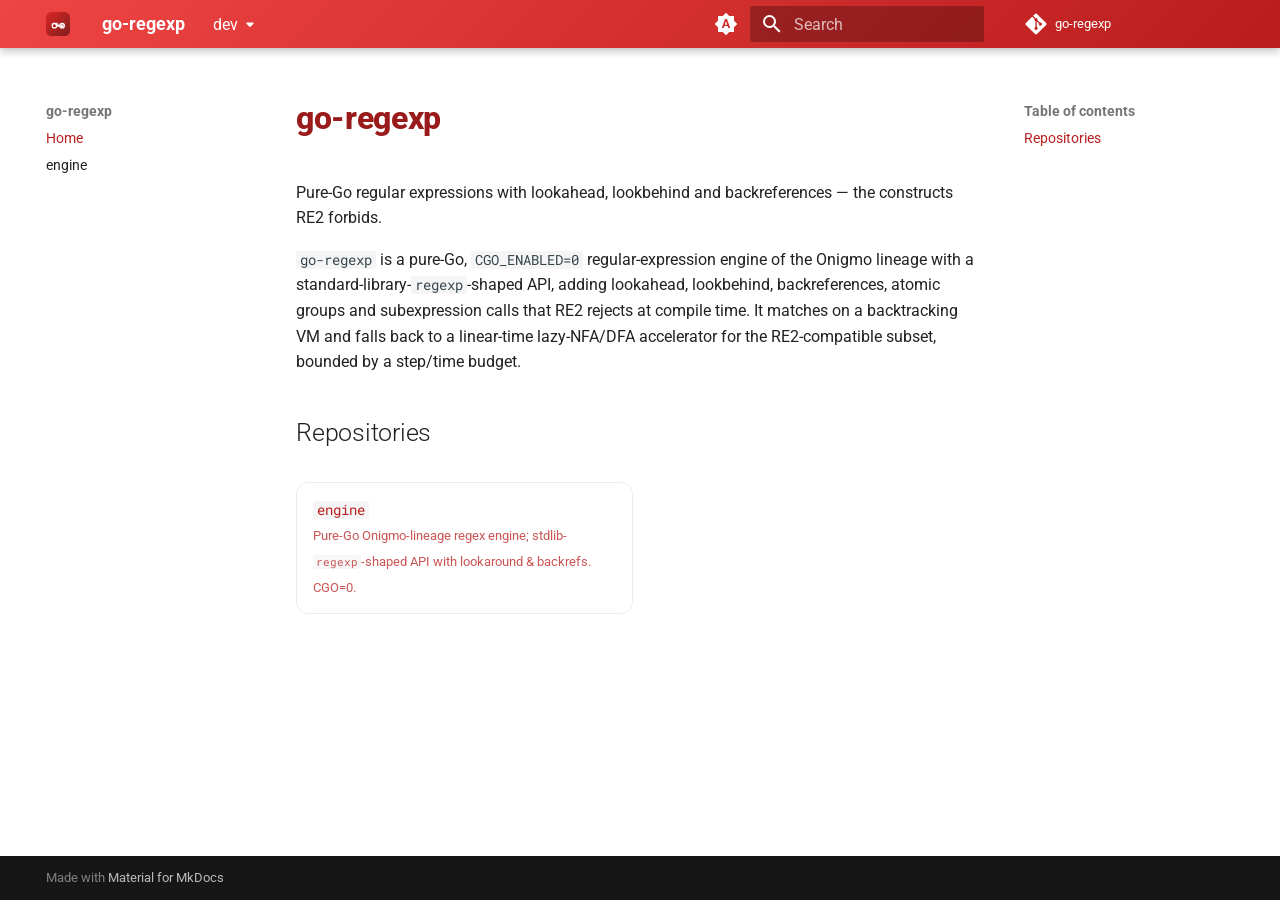
<file: dev/index.html>
<!doctype html>
<html lang="en" class="no-js">
  <head>
    
      <meta charset="utf-8">
      <meta name="viewport" content="width=device-width,initial-scale=1">
      
        <meta name="description" content="Pure-Go regular expressions with lookahead, lookbehind and backreferences — the constructs RE2 forbids.">
      
      
      
        <link rel="canonical" href="https://go-regexp.github.io/docs/dev/">
      
      
      
        <link rel="next" href="repos/engine/">
      
      
        
      
      
      <link rel="icon" href="assets/logo.svg">
      <meta name="generator" content="mkdocs-1.6.1, mkdocs-material-9.7.7">
    
    
      
        <title>go-regexp</title>
      
    
    
      <link rel="stylesheet" href="assets/stylesheets/main.ec1eaa64.min.css">
      
        
        <link rel="stylesheet" href="assets/stylesheets/palette.ab4e12ef.min.css">
      
      


    
    
      
    
    
      
        
        
        <link rel="preconnect" href="https://fonts.gstatic.com" crossorigin>
        <link rel="stylesheet" href="https://fonts.googleapis.com/css?family=Roboto:300,300i,400,400i,700,700i%7CRoboto+Mono:400,400i,700,700i&display=fallback">
        <style>:root{--md-text-font:"Roboto";--md-code-font:"Roboto Mono"}</style>
      
    
    
      <link rel="stylesheet" href="stylesheets/brand.css">
    
    <script>__md_scope=new URL(".",location),__md_hash=e=>[...e].reduce(((e,_)=>(e<<5)-e+_.charCodeAt(0)),0),__md_get=(e,_=localStorage,t=__md_scope)=>JSON.parse(_.getItem(t.pathname+"."+e)),__md_set=(e,_,t=localStorage,a=__md_scope)=>{try{t.setItem(a.pathname+"."+e,JSON.stringify(_))}catch(e){}}</script>
    
      

    
    
  </head>
  
  
    
    
      
    
    
    
    
    <body dir="ltr" data-md-color-scheme="default" data-md-color-primary="indigo" data-md-color-accent="indigo">
  
    
    <input class="md-toggle" data-md-toggle="drawer" type="checkbox" id="__drawer" autocomplete="off">
    <input class="md-toggle" data-md-toggle="search" type="checkbox" id="__search" autocomplete="off">
    <label class="md-overlay" for="__drawer"></label>
    <div data-md-component="skip">
      
        
        <a href="#go-regexp" class="md-skip">
          Skip to content
        </a>
      
    </div>
    <div data-md-component="announce">
      
    </div>
    
      <div data-md-color-scheme="default" data-md-component="outdated" hidden>
        
      </div>
    
    
      

  

<header class="md-header md-header--shadow" data-md-component="header">
  <nav class="md-header__inner md-grid" aria-label="Header">
    <a href="." title="go-regexp" class="md-header__button md-logo" aria-label="go-regexp" data-md-component="logo">
      
  <img src="assets/logo.svg" alt="logo">

    </a>
    <label class="md-header__button md-icon" for="__drawer">
      
      <svg xmlns="http://www.w3.org/2000/svg" viewBox="0 0 24 24"><path d="M3 6h18v2H3zm0 5h18v2H3zm0 5h18v2H3z"/></svg>
    </label>
    <div class="md-header__title" data-md-component="header-title">
      <div class="md-header__ellipsis">
        <div class="md-header__topic">
          <span class="md-ellipsis">
            go-regexp
          </span>
        </div>
        <div class="md-header__topic" data-md-component="header-topic">
          <span class="md-ellipsis">
            
              Home
            
          </span>
        </div>
      </div>
    </div>
    
      
        <form class="md-header__option" data-md-component="palette">
  
    
    
    
    <input class="md-option" data-md-color-media="(prefers-color-scheme)" data-md-color-scheme="default" data-md-color-primary="indigo" data-md-color-accent="indigo"  aria-label="Switch to light mode"  type="radio" name="__palette" id="__palette_0">
    
      <label class="md-header__button md-icon" title="Switch to light mode" for="__palette_1" hidden>
        <svg xmlns="http://www.w3.org/2000/svg" viewBox="0 0 24 24"><path d="m14.3 16-.7-2h-3.2l-.7 2H7.8L11 7h2l3.2 9zM20 8.69V4h-4.69L12 .69 8.69 4H4v4.69L.69 12 4 15.31V20h4.69L12 23.31 15.31 20H20v-4.69L23.31 12zm-9.15 3.96h2.3L12 9z"/></svg>
      </label>
    
  
    
    
    
    <input class="md-option" data-md-color-media="(prefers-color-scheme: light)" data-md-color-scheme="default" data-md-color-primary="custom" data-md-color-accent="custom"  aria-label="Switch to dark mode"  type="radio" name="__palette" id="__palette_1">
    
      <label class="md-header__button md-icon" title="Switch to dark mode" for="__palette_2" hidden>
        <svg xmlns="http://www.w3.org/2000/svg" viewBox="0 0 24 24"><path d="M12 8a4 4 0 0 0-4 4 4 4 0 0 0 4 4 4 4 0 0 0 4-4 4 4 0 0 0-4-4m0 10a6 6 0 0 1-6-6 6 6 0 0 1 6-6 6 6 0 0 1 6 6 6 6 0 0 1-6 6m8-9.31V4h-4.69L12 .69 8.69 4H4v4.69L.69 12 4 15.31V20h4.69L12 23.31 15.31 20H20v-4.69L23.31 12z"/></svg>
      </label>
    
  
    
    
    
    <input class="md-option" data-md-color-media="(prefers-color-scheme: dark)" data-md-color-scheme="slate" data-md-color-primary="custom" data-md-color-accent="custom"  aria-label="Switch to system preference"  type="radio" name="__palette" id="__palette_2">
    
      <label class="md-header__button md-icon" title="Switch to system preference" for="__palette_0" hidden>
        <svg xmlns="http://www.w3.org/2000/svg" viewBox="0 0 24 24"><path d="M12 18c-.89 0-1.74-.2-2.5-.55C11.56 16.5 13 14.42 13 12s-1.44-4.5-3.5-5.45C10.26 6.2 11.11 6 12 6a6 6 0 0 1 6 6 6 6 0 0 1-6 6m8-9.31V4h-4.69L12 .69 8.69 4H4v4.69L.69 12 4 15.31V20h4.69L12 23.31 15.31 20H20v-4.69L23.31 12z"/></svg>
      </label>
    
  
</form>
      
    
    
      <script>var palette=__md_get("__palette");if(palette&&palette.color){if("(prefers-color-scheme)"===palette.color.media){var media=matchMedia("(prefers-color-scheme: light)"),input=document.querySelector(media.matches?"[data-md-color-media='(prefers-color-scheme: light)']":"[data-md-color-media='(prefers-color-scheme: dark)']");palette.color.media=input.getAttribute("data-md-color-media"),palette.color.scheme=input.getAttribute("data-md-color-scheme"),palette.color.primary=input.getAttribute("data-md-color-primary"),palette.color.accent=input.getAttribute("data-md-color-accent")}for(var[key,value]of Object.entries(palette.color))document.body.setAttribute("data-md-color-"+key,value)}</script>
    
    
    
      
      
        <label class="md-header__button md-icon" for="__search">
          
          <svg xmlns="http://www.w3.org/2000/svg" viewBox="0 0 24 24"><path d="M9.5 3A6.5 6.5 0 0 1 16 9.5c0 1.61-.59 3.09-1.56 4.23l.27.27h.79l5 5-1.5 1.5-5-5v-.79l-.27-.27A6.52 6.52 0 0 1 9.5 16 6.5 6.5 0 0 1 3 9.5 6.5 6.5 0 0 1 9.5 3m0 2C7 5 5 7 5 9.5S7 14 9.5 14 14 12 14 9.5 12 5 9.5 5"/></svg>
        </label>
        <div class="md-search" data-md-component="search" role="dialog">
  <label class="md-search__overlay" for="__search"></label>
  <div class="md-search__inner" role="search">
    <form class="md-search__form" name="search">
      <input type="text" class="md-search__input" name="query" aria-label="Search" placeholder="Search" autocapitalize="off" autocorrect="off" autocomplete="off" spellcheck="false" data-md-component="search-query" required>
      <label class="md-search__icon md-icon" for="__search">
        
        <svg xmlns="http://www.w3.org/2000/svg" viewBox="0 0 24 24"><path d="M9.5 3A6.5 6.5 0 0 1 16 9.5c0 1.61-.59 3.09-1.56 4.23l.27.27h.79l5 5-1.5 1.5-5-5v-.79l-.27-.27A6.52 6.52 0 0 1 9.5 16 6.5 6.5 0 0 1 3 9.5 6.5 6.5 0 0 1 9.5 3m0 2C7 5 5 7 5 9.5S7 14 9.5 14 14 12 14 9.5 12 5 9.5 5"/></svg>
        
        <svg xmlns="http://www.w3.org/2000/svg" viewBox="0 0 24 24"><path d="M20 11v2H8l5.5 5.5-1.42 1.42L4.16 12l7.92-7.92L13.5 5.5 8 11z"/></svg>
      </label>
      <nav class="md-search__options" aria-label="Search">
        
        <button type="reset" class="md-search__icon md-icon" title="Clear" aria-label="Clear" tabindex="-1">
          
          <svg xmlns="http://www.w3.org/2000/svg" viewBox="0 0 24 24"><path d="M19 6.41 17.59 5 12 10.59 6.41 5 5 6.41 10.59 12 5 17.59 6.41 19 12 13.41 17.59 19 19 17.59 13.41 12z"/></svg>
        </button>
      </nav>
      
        <div class="md-search__suggest" data-md-component="search-suggest"></div>
      
    </form>
    <div class="md-search__output">
      <div class="md-search__scrollwrap" tabindex="0" data-md-scrollfix>
        <div class="md-search-result" data-md-component="search-result">
          <div class="md-search-result__meta">
            Initializing search
          </div>
          <ol class="md-search-result__list" role="presentation"></ol>
        </div>
      </div>
    </div>
  </div>
</div>
      
    
    
      <div class="md-header__source">
        <a href="https://github.com/go-regexp" title="Go to repository" class="md-source" data-md-component="source">
  <div class="md-source__icon md-icon">
    
    <svg xmlns="http://www.w3.org/2000/svg" viewBox="0 0 448 512"><!--! Font Awesome Free 7.1.0 by @fontawesome - https://fontawesome.com License - https://fontawesome.com/license/free (Icons: CC BY 4.0, Fonts: SIL OFL 1.1, Code: MIT License) Copyright 2025 Fonticons, Inc.--><path d="M439.6 236.1 244 40.5c-5.4-5.5-12.8-8.5-20.4-8.5s-15 3-20.4 8.4L162.5 81l51.5 51.5c27.1-9.1 52.7 16.8 43.4 43.7l49.7 49.7c34.2-11.8 61.2 31 35.5 56.7-26.5 26.5-70.2-2.9-56-37.3L240.3 199v121.9c25.3 12.5 22.3 41.8 9.1 55-6.4 6.4-15.2 10.1-24.3 10.1s-17.8-3.6-24.3-10.1c-17.6-17.6-11.1-46.9 11.2-56v-123c-20.8-8.5-24.6-30.7-18.6-45L142.6 101 8.5 235.1C3 240.6 0 247.9 0 255.5s3 15 8.5 20.4l195.6 195.7c5.4 5.4 12.7 8.4 20.4 8.4s15-3 20.4-8.4l194.7-194.7c5.4-5.4 8.4-12.8 8.4-20.4s-3-15-8.4-20.4"/></svg>
  </div>
  <div class="md-source__repository">
    go-regexp
  </div>
</a>
      </div>
    
  </nav>
  
</header>
    
    <div class="md-container" data-md-component="container">
      
      
        
          
        
      
      <main class="md-main" data-md-component="main">
        <div class="md-main__inner md-grid">
          
            
              
              <div class="md-sidebar md-sidebar--primary" data-md-component="sidebar" data-md-type="navigation" >
                <div class="md-sidebar__scrollwrap">
                  <div class="md-sidebar__inner">
                    



<nav class="md-nav md-nav--primary" aria-label="Navigation" data-md-level="0">
  <label class="md-nav__title" for="__drawer">
    <a href="." title="go-regexp" class="md-nav__button md-logo" aria-label="go-regexp" data-md-component="logo">
      
  <img src="assets/logo.svg" alt="logo">

    </a>
    go-regexp
  </label>
  
    <div class="md-nav__source">
      <a href="https://github.com/go-regexp" title="Go to repository" class="md-source" data-md-component="source">
  <div class="md-source__icon md-icon">
    
    <svg xmlns="http://www.w3.org/2000/svg" viewBox="0 0 448 512"><!--! Font Awesome Free 7.1.0 by @fontawesome - https://fontawesome.com License - https://fontawesome.com/license/free (Icons: CC BY 4.0, Fonts: SIL OFL 1.1, Code: MIT License) Copyright 2025 Fonticons, Inc.--><path d="M439.6 236.1 244 40.5c-5.4-5.5-12.8-8.5-20.4-8.5s-15 3-20.4 8.4L162.5 81l51.5 51.5c27.1-9.1 52.7 16.8 43.4 43.7l49.7 49.7c34.2-11.8 61.2 31 35.5 56.7-26.5 26.5-70.2-2.9-56-37.3L240.3 199v121.9c25.3 12.5 22.3 41.8 9.1 55-6.4 6.4-15.2 10.1-24.3 10.1s-17.8-3.6-24.3-10.1c-17.6-17.6-11.1-46.9 11.2-56v-123c-20.8-8.5-24.6-30.7-18.6-45L142.6 101 8.5 235.1C3 240.6 0 247.9 0 255.5s3 15 8.5 20.4l195.6 195.7c5.4 5.4 12.7 8.4 20.4 8.4s15-3 20.4-8.4l194.7-194.7c5.4-5.4 8.4-12.8 8.4-20.4s-3-15-8.4-20.4"/></svg>
  </div>
  <div class="md-source__repository">
    go-regexp
  </div>
</a>
    </div>
  
  <ul class="md-nav__list" data-md-scrollfix>
    
      
      
  
  
    
  
  
  
    <li class="md-nav__item md-nav__item--active">
      
      <input class="md-nav__toggle md-toggle" type="checkbox" id="__toc">
      
      
        
      
      
        <label class="md-nav__link md-nav__link--active" for="__toc">
          
  
  
  <span class="md-ellipsis">
    
  
    Home
  

    
  </span>
  
  

          <span class="md-nav__icon md-icon"></span>
        </label>
      
      <a href="." class="md-nav__link md-nav__link--active">
        
  
  
  <span class="md-ellipsis">
    
  
    Home
  

    
  </span>
  
  

      </a>
      
        

<nav class="md-nav md-nav--secondary" aria-label="Table of contents">
  
  
  
    
  
  
    <label class="md-nav__title" for="__toc">
      <span class="md-nav__icon md-icon"></span>
      Table of contents
    </label>
    <ul class="md-nav__list" data-md-component="toc" data-md-scrollfix>
      
        <li class="md-nav__item">
  <a href="#repositories" class="md-nav__link">
    <span class="md-ellipsis">
      
        Repositories
      
    </span>
  </a>
  
</li>
      
    </ul>
  
</nav>
      
    </li>
  

    
      
      
  
  
  
  
    <li class="md-nav__item">
      <a href="repos/engine/" class="md-nav__link">
        
  
  
  <span class="md-ellipsis">
    
  
    engine
  

    
  </span>
  
  

      </a>
    </li>
  

    
  </ul>
</nav>
                  </div>
                </div>
              </div>
            
            
              
              <div class="md-sidebar md-sidebar--secondary" data-md-component="sidebar" data-md-type="toc" >
                <div class="md-sidebar__scrollwrap">
                  <div class="md-sidebar__inner">
                    

<nav class="md-nav md-nav--secondary" aria-label="Table of contents">
  
  
  
    
  
  
    <label class="md-nav__title" for="__toc">
      <span class="md-nav__icon md-icon"></span>
      Table of contents
    </label>
    <ul class="md-nav__list" data-md-component="toc" data-md-scrollfix>
      
        <li class="md-nav__item">
  <a href="#repositories" class="md-nav__link">
    <span class="md-ellipsis">
      
        Repositories
      
    </span>
  </a>
  
</li>
      
    </ul>
  
</nav>
                  </div>
                </div>
              </div>
            
          
          
            <div class="md-content" data-md-component="content">
              
              <article class="md-content__inner md-typeset">
                
                  



<h1 id="go-regexp">go-regexp</h1>
<p>Pure-Go regular expressions with lookahead, lookbehind and backreferences — the constructs RE2 forbids.</p>
<p><code>go-regexp</code> is a pure-Go, <code>CGO_ENABLED=0</code> regular-expression engine of the Onigmo lineage with a standard-library-<code>regexp</code>-shaped API, adding lookahead, lookbehind, backreferences, atomic groups and subexpression calls that RE2 rejects at compile time. It matches on a backtracking VM and falls back to a linear-time lazy-NFA/DFA accelerator for the RE2-compatible subset, bounded by a step/time budget.</p>
<h2 id="repositories">Repositories</h2>
<div class="repo-grid">
<p><a class="repo-card" href="repos/engine.md"><code>engine</code><br><small>Pure-Go Onigmo-lineage regex engine; stdlib-<code>regexp</code>-shaped API with lookaround &amp; backrefs. CGO=0.</small></a></p>
</div>












                
              </article>
            </div>
          
          
<script>var target=document.getElementById(location.hash.slice(1));target&&target.name&&(target.checked=target.name.startsWith("__tabbed_"))</script>
        </div>
        
          <button type="button" class="md-top md-icon" data-md-component="top" hidden>
  
  <svg xmlns="http://www.w3.org/2000/svg" viewBox="0 0 24 24"><path d="M13 20h-2V8l-5.5 5.5-1.42-1.42L12 4.16l7.92 7.92-1.42 1.42L13 8z"/></svg>
  Back to top
</button>
        
      </main>
      
        <footer class="md-footer">
  
  <div class="md-footer-meta md-typeset">
    <div class="md-footer-meta__inner md-grid">
      <div class="md-copyright">
  
  
    Made with
    <a href="https://squidfunk.github.io/mkdocs-material/" target="_blank" rel="noopener">
      Material for MkDocs
    </a>
  
</div>
      
    </div>
  </div>
</footer>
      
    </div>
    <div class="md-dialog" data-md-component="dialog">
      <div class="md-dialog__inner md-typeset"></div>
    </div>
    
    
    
      
      
      <script id="__config" type="application/json">{"annotate": null, "base": ".", "features": ["navigation.sections", "navigation.top", "content.code.copy", "search.suggest"], "search": "assets/javascripts/workers/search.2c215733.min.js", "tags": null, "translations": {"clipboard.copied": "Copied to clipboard", "clipboard.copy": "Copy to clipboard", "search.result.more.one": "1 more on this page", "search.result.more.other": "# more on this page", "search.result.none": "No matching documents", "search.result.one": "1 matching document", "search.result.other": "# matching documents", "search.result.placeholder": "Type to start searching", "search.result.term.missing": "Missing", "select.version": "Select version"}, "version": {"provider": "mike"}}</script>
    
    
      <script src="assets/javascripts/bundle.d7400e89.min.js"></script>
      
    
  </body>
</html>
</file>
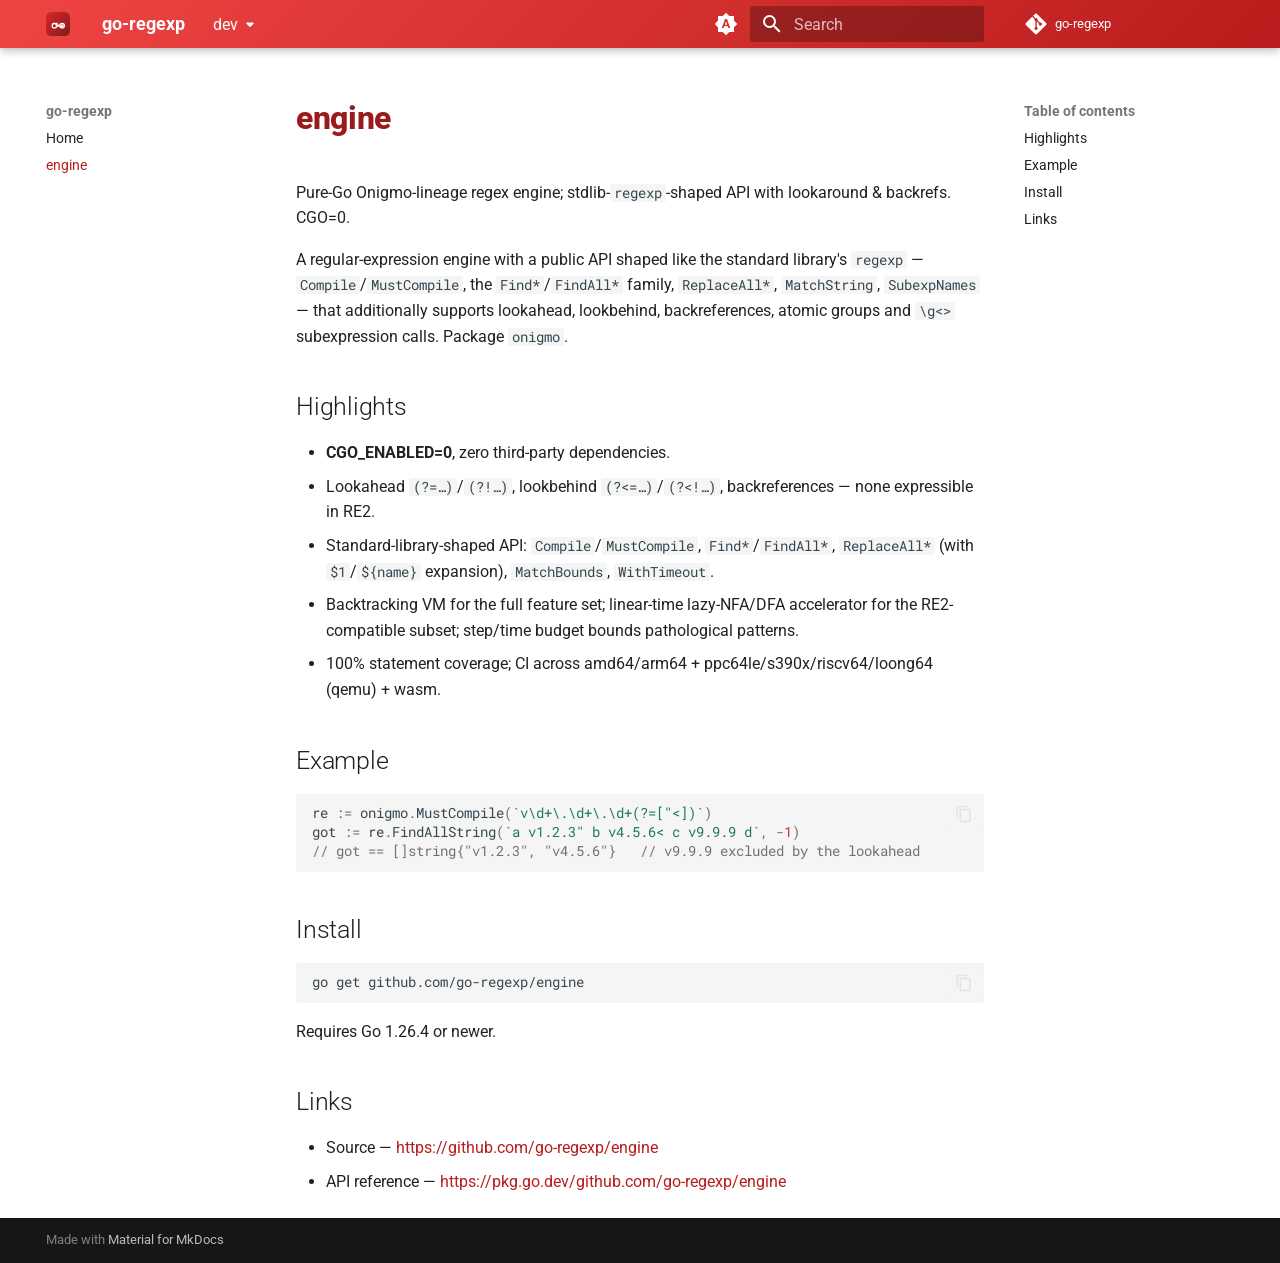
<file: dev/repos/engine/index.html>
<!doctype html>
<html lang="en" class="no-js">
  <head>
    
      <meta charset="utf-8">
      <meta name="viewport" content="width=device-width,initial-scale=1">
      
        <meta name="description" content="Pure-Go regular expressions with lookahead, lookbehind and backreferences — the constructs RE2 forbids.">
      
      
      
        <link rel="canonical" href="https://go-regexp.github.io/docs/dev/repos/engine/">
      
      
        <link rel="prev" href="../..">
      
      
      
        
      
      
      <link rel="icon" href="../../assets/logo.svg">
      <meta name="generator" content="mkdocs-1.6.1, mkdocs-material-9.7.7">
    
    
      
        <title>engine - go-regexp</title>
      
    
    
      <link rel="stylesheet" href="../../assets/stylesheets/main.ec1eaa64.min.css">
      
        
        <link rel="stylesheet" href="../../assets/stylesheets/palette.ab4e12ef.min.css">
      
      


    
    
      
    
    
      
        
        
        <link rel="preconnect" href="https://fonts.gstatic.com" crossorigin>
        <link rel="stylesheet" href="https://fonts.googleapis.com/css?family=Roboto:300,300i,400,400i,700,700i%7CRoboto+Mono:400,400i,700,700i&display=fallback">
        <style>:root{--md-text-font:"Roboto";--md-code-font:"Roboto Mono"}</style>
      
    
    
      <link rel="stylesheet" href="../../stylesheets/brand.css">
    
    <script>__md_scope=new URL("../..",location),__md_hash=e=>[...e].reduce(((e,_)=>(e<<5)-e+_.charCodeAt(0)),0),__md_get=(e,_=localStorage,t=__md_scope)=>JSON.parse(_.getItem(t.pathname+"."+e)),__md_set=(e,_,t=localStorage,a=__md_scope)=>{try{t.setItem(a.pathname+"."+e,JSON.stringify(_))}catch(e){}}</script>
    
      

    
    
  </head>
  
  
    
    
      
    
    
    
    
    <body dir="ltr" data-md-color-scheme="default" data-md-color-primary="indigo" data-md-color-accent="indigo">
  
    
    <input class="md-toggle" data-md-toggle="drawer" type="checkbox" id="__drawer" autocomplete="off">
    <input class="md-toggle" data-md-toggle="search" type="checkbox" id="__search" autocomplete="off">
    <label class="md-overlay" for="__drawer"></label>
    <div data-md-component="skip">
      
        
        <a href="#engine" class="md-skip">
          Skip to content
        </a>
      
    </div>
    <div data-md-component="announce">
      
    </div>
    
      <div data-md-color-scheme="default" data-md-component="outdated" hidden>
        
      </div>
    
    
      

  

<header class="md-header md-header--shadow" data-md-component="header">
  <nav class="md-header__inner md-grid" aria-label="Header">
    <a href="../.." title="go-regexp" class="md-header__button md-logo" aria-label="go-regexp" data-md-component="logo">
      
  <img src="../../assets/logo.svg" alt="logo">

    </a>
    <label class="md-header__button md-icon" for="__drawer">
      
      <svg xmlns="http://www.w3.org/2000/svg" viewBox="0 0 24 24"><path d="M3 6h18v2H3zm0 5h18v2H3zm0 5h18v2H3z"/></svg>
    </label>
    <div class="md-header__title" data-md-component="header-title">
      <div class="md-header__ellipsis">
        <div class="md-header__topic">
          <span class="md-ellipsis">
            go-regexp
          </span>
        </div>
        <div class="md-header__topic" data-md-component="header-topic">
          <span class="md-ellipsis">
            
              engine
            
          </span>
        </div>
      </div>
    </div>
    
      
        <form class="md-header__option" data-md-component="palette">
  
    
    
    
    <input class="md-option" data-md-color-media="(prefers-color-scheme)" data-md-color-scheme="default" data-md-color-primary="indigo" data-md-color-accent="indigo"  aria-label="Switch to light mode"  type="radio" name="__palette" id="__palette_0">
    
      <label class="md-header__button md-icon" title="Switch to light mode" for="__palette_1" hidden>
        <svg xmlns="http://www.w3.org/2000/svg" viewBox="0 0 24 24"><path d="m14.3 16-.7-2h-3.2l-.7 2H7.8L11 7h2l3.2 9zM20 8.69V4h-4.69L12 .69 8.69 4H4v4.69L.69 12 4 15.31V20h4.69L12 23.31 15.31 20H20v-4.69L23.31 12zm-9.15 3.96h2.3L12 9z"/></svg>
      </label>
    
  
    
    
    
    <input class="md-option" data-md-color-media="(prefers-color-scheme: light)" data-md-color-scheme="default" data-md-color-primary="custom" data-md-color-accent="custom"  aria-label="Switch to dark mode"  type="radio" name="__palette" id="__palette_1">
    
      <label class="md-header__button md-icon" title="Switch to dark mode" for="__palette_2" hidden>
        <svg xmlns="http://www.w3.org/2000/svg" viewBox="0 0 24 24"><path d="M12 8a4 4 0 0 0-4 4 4 4 0 0 0 4 4 4 4 0 0 0 4-4 4 4 0 0 0-4-4m0 10a6 6 0 0 1-6-6 6 6 0 0 1 6-6 6 6 0 0 1 6 6 6 6 0 0 1-6 6m8-9.31V4h-4.69L12 .69 8.69 4H4v4.69L.69 12 4 15.31V20h4.69L12 23.31 15.31 20H20v-4.69L23.31 12z"/></svg>
      </label>
    
  
    
    
    
    <input class="md-option" data-md-color-media="(prefers-color-scheme: dark)" data-md-color-scheme="slate" data-md-color-primary="custom" data-md-color-accent="custom"  aria-label="Switch to system preference"  type="radio" name="__palette" id="__palette_2">
    
      <label class="md-header__button md-icon" title="Switch to system preference" for="__palette_0" hidden>
        <svg xmlns="http://www.w3.org/2000/svg" viewBox="0 0 24 24"><path d="M12 18c-.89 0-1.74-.2-2.5-.55C11.56 16.5 13 14.42 13 12s-1.44-4.5-3.5-5.45C10.26 6.2 11.11 6 12 6a6 6 0 0 1 6 6 6 6 0 0 1-6 6m8-9.31V4h-4.69L12 .69 8.69 4H4v4.69L.69 12 4 15.31V20h4.69L12 23.31 15.31 20H20v-4.69L23.31 12z"/></svg>
      </label>
    
  
</form>
      
    
    
      <script>var palette=__md_get("__palette");if(palette&&palette.color){if("(prefers-color-scheme)"===palette.color.media){var media=matchMedia("(prefers-color-scheme: light)"),input=document.querySelector(media.matches?"[data-md-color-media='(prefers-color-scheme: light)']":"[data-md-color-media='(prefers-color-scheme: dark)']");palette.color.media=input.getAttribute("data-md-color-media"),palette.color.scheme=input.getAttribute("data-md-color-scheme"),palette.color.primary=input.getAttribute("data-md-color-primary"),palette.color.accent=input.getAttribute("data-md-color-accent")}for(var[key,value]of Object.entries(palette.color))document.body.setAttribute("data-md-color-"+key,value)}</script>
    
    
    
      
      
        <label class="md-header__button md-icon" for="__search">
          
          <svg xmlns="http://www.w3.org/2000/svg" viewBox="0 0 24 24"><path d="M9.5 3A6.5 6.5 0 0 1 16 9.5c0 1.61-.59 3.09-1.56 4.23l.27.27h.79l5 5-1.5 1.5-5-5v-.79l-.27-.27A6.52 6.52 0 0 1 9.5 16 6.5 6.5 0 0 1 3 9.5 6.5 6.5 0 0 1 9.5 3m0 2C7 5 5 7 5 9.5S7 14 9.5 14 14 12 14 9.5 12 5 9.5 5"/></svg>
        </label>
        <div class="md-search" data-md-component="search" role="dialog">
  <label class="md-search__overlay" for="__search"></label>
  <div class="md-search__inner" role="search">
    <form class="md-search__form" name="search">
      <input type="text" class="md-search__input" name="query" aria-label="Search" placeholder="Search" autocapitalize="off" autocorrect="off" autocomplete="off" spellcheck="false" data-md-component="search-query" required>
      <label class="md-search__icon md-icon" for="__search">
        
        <svg xmlns="http://www.w3.org/2000/svg" viewBox="0 0 24 24"><path d="M9.5 3A6.5 6.5 0 0 1 16 9.5c0 1.61-.59 3.09-1.56 4.23l.27.27h.79l5 5-1.5 1.5-5-5v-.79l-.27-.27A6.52 6.52 0 0 1 9.5 16 6.5 6.5 0 0 1 3 9.5 6.5 6.5 0 0 1 9.5 3m0 2C7 5 5 7 5 9.5S7 14 9.5 14 14 12 14 9.5 12 5 9.5 5"/></svg>
        
        <svg xmlns="http://www.w3.org/2000/svg" viewBox="0 0 24 24"><path d="M20 11v2H8l5.5 5.5-1.42 1.42L4.16 12l7.92-7.92L13.5 5.5 8 11z"/></svg>
      </label>
      <nav class="md-search__options" aria-label="Search">
        
        <button type="reset" class="md-search__icon md-icon" title="Clear" aria-label="Clear" tabindex="-1">
          
          <svg xmlns="http://www.w3.org/2000/svg" viewBox="0 0 24 24"><path d="M19 6.41 17.59 5 12 10.59 6.41 5 5 6.41 10.59 12 5 17.59 6.41 19 12 13.41 17.59 19 19 17.59 13.41 12z"/></svg>
        </button>
      </nav>
      
        <div class="md-search__suggest" data-md-component="search-suggest"></div>
      
    </form>
    <div class="md-search__output">
      <div class="md-search__scrollwrap" tabindex="0" data-md-scrollfix>
        <div class="md-search-result" data-md-component="search-result">
          <div class="md-search-result__meta">
            Initializing search
          </div>
          <ol class="md-search-result__list" role="presentation"></ol>
        </div>
      </div>
    </div>
  </div>
</div>
      
    
    
      <div class="md-header__source">
        <a href="https://github.com/go-regexp" title="Go to repository" class="md-source" data-md-component="source">
  <div class="md-source__icon md-icon">
    
    <svg xmlns="http://www.w3.org/2000/svg" viewBox="0 0 448 512"><!--! Font Awesome Free 7.1.0 by @fontawesome - https://fontawesome.com License - https://fontawesome.com/license/free (Icons: CC BY 4.0, Fonts: SIL OFL 1.1, Code: MIT License) Copyright 2025 Fonticons, Inc.--><path d="M439.6 236.1 244 40.5c-5.4-5.5-12.8-8.5-20.4-8.5s-15 3-20.4 8.4L162.5 81l51.5 51.5c27.1-9.1 52.7 16.8 43.4 43.7l49.7 49.7c34.2-11.8 61.2 31 35.5 56.7-26.5 26.5-70.2-2.9-56-37.3L240.3 199v121.9c25.3 12.5 22.3 41.8 9.1 55-6.4 6.4-15.2 10.1-24.3 10.1s-17.8-3.6-24.3-10.1c-17.6-17.6-11.1-46.9 11.2-56v-123c-20.8-8.5-24.6-30.7-18.6-45L142.6 101 8.5 235.1C3 240.6 0 247.9 0 255.5s3 15 8.5 20.4l195.6 195.7c5.4 5.4 12.7 8.4 20.4 8.4s15-3 20.4-8.4l194.7-194.7c5.4-5.4 8.4-12.8 8.4-20.4s-3-15-8.4-20.4"/></svg>
  </div>
  <div class="md-source__repository">
    go-regexp
  </div>
</a>
      </div>
    
  </nav>
  
</header>
    
    <div class="md-container" data-md-component="container">
      
      
        
          
        
      
      <main class="md-main" data-md-component="main">
        <div class="md-main__inner md-grid">
          
            
              
              <div class="md-sidebar md-sidebar--primary" data-md-component="sidebar" data-md-type="navigation" >
                <div class="md-sidebar__scrollwrap">
                  <div class="md-sidebar__inner">
                    



<nav class="md-nav md-nav--primary" aria-label="Navigation" data-md-level="0">
  <label class="md-nav__title" for="__drawer">
    <a href="../.." title="go-regexp" class="md-nav__button md-logo" aria-label="go-regexp" data-md-component="logo">
      
  <img src="../../assets/logo.svg" alt="logo">

    </a>
    go-regexp
  </label>
  
    <div class="md-nav__source">
      <a href="https://github.com/go-regexp" title="Go to repository" class="md-source" data-md-component="source">
  <div class="md-source__icon md-icon">
    
    <svg xmlns="http://www.w3.org/2000/svg" viewBox="0 0 448 512"><!--! Font Awesome Free 7.1.0 by @fontawesome - https://fontawesome.com License - https://fontawesome.com/license/free (Icons: CC BY 4.0, Fonts: SIL OFL 1.1, Code: MIT License) Copyright 2025 Fonticons, Inc.--><path d="M439.6 236.1 244 40.5c-5.4-5.5-12.8-8.5-20.4-8.5s-15 3-20.4 8.4L162.5 81l51.5 51.5c27.1-9.1 52.7 16.8 43.4 43.7l49.7 49.7c34.2-11.8 61.2 31 35.5 56.7-26.5 26.5-70.2-2.9-56-37.3L240.3 199v121.9c25.3 12.5 22.3 41.8 9.1 55-6.4 6.4-15.2 10.1-24.3 10.1s-17.8-3.6-24.3-10.1c-17.6-17.6-11.1-46.9 11.2-56v-123c-20.8-8.5-24.6-30.7-18.6-45L142.6 101 8.5 235.1C3 240.6 0 247.9 0 255.5s3 15 8.5 20.4l195.6 195.7c5.4 5.4 12.7 8.4 20.4 8.4s15-3 20.4-8.4l194.7-194.7c5.4-5.4 8.4-12.8 8.4-20.4s-3-15-8.4-20.4"/></svg>
  </div>
  <div class="md-source__repository">
    go-regexp
  </div>
</a>
    </div>
  
  <ul class="md-nav__list" data-md-scrollfix>
    
      
      
  
  
  
  
    <li class="md-nav__item">
      <a href="../.." class="md-nav__link">
        
  
  
  <span class="md-ellipsis">
    
  
    Home
  

    
  </span>
  
  

      </a>
    </li>
  

    
      
      
  
  
    
  
  
  
    <li class="md-nav__item md-nav__item--active">
      
      <input class="md-nav__toggle md-toggle" type="checkbox" id="__toc">
      
      
        
      
      
        <label class="md-nav__link md-nav__link--active" for="__toc">
          
  
  
  <span class="md-ellipsis">
    
  
    engine
  

    
  </span>
  
  

          <span class="md-nav__icon md-icon"></span>
        </label>
      
      <a href="./" class="md-nav__link md-nav__link--active">
        
  
  
  <span class="md-ellipsis">
    
  
    engine
  

    
  </span>
  
  

      </a>
      
        

<nav class="md-nav md-nav--secondary" aria-label="Table of contents">
  
  
  
    
  
  
    <label class="md-nav__title" for="__toc">
      <span class="md-nav__icon md-icon"></span>
      Table of contents
    </label>
    <ul class="md-nav__list" data-md-component="toc" data-md-scrollfix>
      
        <li class="md-nav__item">
  <a href="#highlights" class="md-nav__link">
    <span class="md-ellipsis">
      
        Highlights
      
    </span>
  </a>
  
</li>
      
        <li class="md-nav__item">
  <a href="#example" class="md-nav__link">
    <span class="md-ellipsis">
      
        Example
      
    </span>
  </a>
  
</li>
      
        <li class="md-nav__item">
  <a href="#install" class="md-nav__link">
    <span class="md-ellipsis">
      
        Install
      
    </span>
  </a>
  
</li>
      
        <li class="md-nav__item">
  <a href="#links" class="md-nav__link">
    <span class="md-ellipsis">
      
        Links
      
    </span>
  </a>
  
</li>
      
    </ul>
  
</nav>
      
    </li>
  

    
  </ul>
</nav>
                  </div>
                </div>
              </div>
            
            
              
              <div class="md-sidebar md-sidebar--secondary" data-md-component="sidebar" data-md-type="toc" >
                <div class="md-sidebar__scrollwrap">
                  <div class="md-sidebar__inner">
                    

<nav class="md-nav md-nav--secondary" aria-label="Table of contents">
  
  
  
    
  
  
    <label class="md-nav__title" for="__toc">
      <span class="md-nav__icon md-icon"></span>
      Table of contents
    </label>
    <ul class="md-nav__list" data-md-component="toc" data-md-scrollfix>
      
        <li class="md-nav__item">
  <a href="#highlights" class="md-nav__link">
    <span class="md-ellipsis">
      
        Highlights
      
    </span>
  </a>
  
</li>
      
        <li class="md-nav__item">
  <a href="#example" class="md-nav__link">
    <span class="md-ellipsis">
      
        Example
      
    </span>
  </a>
  
</li>
      
        <li class="md-nav__item">
  <a href="#install" class="md-nav__link">
    <span class="md-ellipsis">
      
        Install
      
    </span>
  </a>
  
</li>
      
        <li class="md-nav__item">
  <a href="#links" class="md-nav__link">
    <span class="md-ellipsis">
      
        Links
      
    </span>
  </a>
  
</li>
      
    </ul>
  
</nav>
                  </div>
                </div>
              </div>
            
          
          
            <div class="md-content" data-md-component="content">
              
              <article class="md-content__inner md-typeset">
                
                  



<h1 id="engine">engine</h1>
<p>Pure-Go Onigmo-lineage regex engine; stdlib-<code>regexp</code>-shaped API with lookaround &amp; backrefs. CGO=0.</p>
<p>A regular-expression engine with a public API shaped like the standard library's <code>regexp</code> — <code>Compile</code>/<code>MustCompile</code>, the <code>Find*</code>/<code>FindAll*</code> family, <code>ReplaceAll*</code>, <code>MatchString</code>, <code>SubexpNames</code> — that additionally supports lookahead, lookbehind, backreferences, atomic groups and <code>\g&lt;&gt;</code> subexpression calls. Package <code>onigmo</code>.</p>
<h2 id="highlights">Highlights</h2>
<ul>
<li><strong>CGO_ENABLED=0</strong>, zero third-party dependencies.</li>
<li>Lookahead <code>(?=…)</code>/<code>(?!…)</code>, lookbehind <code>(?&lt;=…)</code>/<code>(?&lt;!…)</code>, backreferences — none expressible in RE2.</li>
<li>Standard-library-shaped API: <code>Compile</code>/<code>MustCompile</code>, <code>Find*</code>/<code>FindAll*</code>, <code>ReplaceAll*</code> (with <code>$1</code>/<code>${name}</code> expansion), <code>MatchBounds</code>, <code>WithTimeout</code>.</li>
<li>Backtracking VM for the full feature set; linear-time lazy-NFA/DFA accelerator for the RE2-compatible subset; step/time budget bounds pathological patterns.</li>
<li>100% statement coverage; CI across amd64/arm64 + ppc64le/s390x/riscv64/loong64 (qemu) + wasm.</li>
</ul>
<h2 id="example">Example</h2>
<div class="highlight"><pre><span></span><code><span class="nx">re</span><span class="w"> </span><span class="o">:=</span><span class="w"> </span><span class="nx">onigmo</span><span class="p">.</span><span class="nx">MustCompile</span><span class="p">(</span><span class="s">`v\d+\.\d+\.\d+(?=["&lt;])`</span><span class="p">)</span>
<span class="nx">got</span><span class="w"> </span><span class="o">:=</span><span class="w"> </span><span class="nx">re</span><span class="p">.</span><span class="nx">FindAllString</span><span class="p">(</span><span class="s">`a v1.2.3" b v4.5.6&lt; c v9.9.9 d`</span><span class="p">,</span><span class="w"> </span><span class="o">-</span><span class="mi">1</span><span class="p">)</span>
<span class="c1">// got == []string{"v1.2.3", "v4.5.6"}   // v9.9.9 excluded by the lookahead</span>
</code></pre></div>
<h2 id="install">Install</h2>
<div class="highlight"><pre><span></span><code>go<span class="w"> </span>get<span class="w"> </span>github.com/go-regexp/engine
</code></pre></div>
<p>Requires Go 1.26.4 or newer.</p>
<h2 id="links">Links</h2>
<ul>
<li>Source — <a href="https://github.com/go-regexp/engine">https://github.com/go-regexp/engine</a></li>
<li>API reference — <a href="https://pkg.go.dev/github.com/go-regexp/engine">https://pkg.go.dev/github.com/go-regexp/engine</a></li>
</ul>












                
              </article>
            </div>
          
          
<script>var target=document.getElementById(location.hash.slice(1));target&&target.name&&(target.checked=target.name.startsWith("__tabbed_"))</script>
        </div>
        
          <button type="button" class="md-top md-icon" data-md-component="top" hidden>
  
  <svg xmlns="http://www.w3.org/2000/svg" viewBox="0 0 24 24"><path d="M13 20h-2V8l-5.5 5.5-1.42-1.42L12 4.16l7.92 7.92-1.42 1.42L13 8z"/></svg>
  Back to top
</button>
        
      </main>
      
        <footer class="md-footer">
  
  <div class="md-footer-meta md-typeset">
    <div class="md-footer-meta__inner md-grid">
      <div class="md-copyright">
  
  
    Made with
    <a href="https://squidfunk.github.io/mkdocs-material/" target="_blank" rel="noopener">
      Material for MkDocs
    </a>
  
</div>
      
    </div>
  </div>
</footer>
      
    </div>
    <div class="md-dialog" data-md-component="dialog">
      <div class="md-dialog__inner md-typeset"></div>
    </div>
    
    
    
      
      
      <script id="__config" type="application/json">{"annotate": null, "base": "../..", "features": ["navigation.sections", "navigation.top", "content.code.copy", "search.suggest"], "search": "../../assets/javascripts/workers/search.2c215733.min.js", "tags": null, "translations": {"clipboard.copied": "Copied to clipboard", "clipboard.copy": "Copy to clipboard", "search.result.more.one": "1 more on this page", "search.result.more.other": "# more on this page", "search.result.none": "No matching documents", "search.result.one": "1 matching document", "search.result.other": "# matching documents", "search.result.placeholder": "Type to start searching", "search.result.term.missing": "Missing", "select.version": "Select version"}, "version": {"provider": "mike"}}</script>
    
    
      <script src="../../assets/javascripts/bundle.d7400e89.min.js"></script>
      
    
  </body>
</html>
</file>
<file: dev/stylesheets/brand.css>
:root {
  --md-primary-fg-color: #B91C1C;
  --md-primary-fg-color--light: #EF4444;
  --md-primary-fg-color--dark: #991B1B;
  --md-accent-fg-color: #EF4444;
}
.md-header, .md-tabs { background: linear-gradient(135deg, #EF4444, #B91C1C); }
.md-typeset h1 { color: #991B1B; font-weight: 800; }
.repo-grid { display:grid; grid-template-columns:repeat(auto-fill,minmax(240px,1fr)); gap:14px; }
.repo-card { display:block; border:1px solid var(--md-default-fg-color--lightest);
  border-radius:12px; padding:14px 16px; }
</file>
<file: dev/assets/stylesheets/main.ec1eaa64.min.css>
@charset "UTF-8";html{-webkit-text-size-adjust:none;-moz-text-size-adjust:none;text-size-adjust:none;box-sizing:border-box}*,:after,:before{box-sizing:inherit}@media (prefers-reduced-motion){*,:after,:before{transition:none!important}}body{margin:0}a,button,input,label{-webkit-tap-highlight-color:transparent}a{color:inherit;text-decoration:none}hr{border:0;box-sizing:initial;display:block;height:.05rem;overflow:visible;padding:0}small{font-size:80%}sub,sup{line-height:1em}img{border-style:none}table{border-collapse:initial;border-spacing:0}td,th{font-weight:400;vertical-align:top}button{background:#0000;border:0;font-family:inherit;font-size:inherit;margin:0;padding:0}input{border:0;outline:none}:root{--md-primary-fg-color:#4051b5;--md-primary-fg-color--light:#5d6cc0;--md-primary-fg-color--dark:#303fa1;--md-primary-bg-color:#fff;--md-primary-bg-color--light:#ffffffb3;--md-accent-fg-color:#526cfe;--md-accent-fg-color--transparent:#526cfe1a;--md-accent-bg-color:#fff;--md-accent-bg-color--light:#ffffffb3}[data-md-color-scheme=default]{color-scheme:light}[data-md-color-scheme=default] img[src$="#gh-dark-mode-only"],[data-md-color-scheme=default] img[src$="#only-dark"]{display:none}:root,[data-md-color-scheme=default]{--md-hue:225deg;--md-default-fg-color:#000000de;--md-default-fg-color--light:#0000008a;--md-default-fg-color--lighter:#00000052;--md-default-fg-color--lightest:#00000012;--md-default-bg-color:#fff;--md-default-bg-color--light:#ffffffb3;--md-default-bg-color--lighter:#ffffff4d;--md-default-bg-color--lightest:#ffffff1f;--md-code-fg-color:#36464e;--md-code-bg-color:#f5f5f5;--md-code-bg-color--light:#f5f5f5b3;--md-code-bg-color--lighter:#f5f5f54d;--md-code-hl-color:#4287ff;--md-code-hl-color--light:#4287ff1a;--md-code-hl-number-color:#d52a2a;--md-code-hl-special-color:#db1457;--md-code-hl-function-color:#a846b9;--md-code-hl-constant-color:#6e59d9;--md-code-hl-keyword-color:#3f6ec6;--md-code-hl-string-color:#1c7d4d;--md-code-hl-name-color:var(--md-code-fg-color);--md-code-hl-operator-color:var(--md-default-fg-color--light);--md-code-hl-punctuation-color:var(--md-default-fg-color--light);--md-code-hl-comment-color:var(--md-default-fg-color--light);--md-code-hl-generic-color:var(--md-default-fg-color--light);--md-code-hl-variable-color:var(--md-default-fg-color--light);--md-typeset-color:var(--md-default-fg-color);--md-typeset-a-color:var(--md-primary-fg-color);--md-typeset-del-color:#f5503d26;--md-typeset-ins-color:#0bd57026;--md-typeset-kbd-color:#fafafa;--md-typeset-kbd-accent-color:#fff;--md-typeset-kbd-border-color:#b8b8b8;--md-typeset-mark-color:#ffff0080;--md-typeset-table-color:#0000001f;--md-typeset-table-color--light:rgba(0,0,0,.035);--md-admonition-fg-color:var(--md-default-fg-color);--md-admonition-bg-color:var(--md-default-bg-color);--md-warning-fg-color:#000000de;--md-warning-bg-color:#ff9;--md-footer-fg-color:#fff;--md-footer-fg-color--light:#ffffffb3;--md-footer-fg-color--lighter:#ffffff73;--md-footer-bg-color:#000000de;--md-footer-bg-color--dark:#00000052;--md-shadow-z1:0 0.2rem 0.5rem #0000000d,0 0 0.05rem #0000001a;--md-shadow-z2:0 0.2rem 0.5rem #0000001a,0 0 0.05rem #00000040;--md-shadow-z3:0 0.2rem 0.5rem #0003,0 0 0.05rem #00000059}.md-icon svg{fill:currentcolor;display:block;height:1.2rem;width:1.2rem}body{-webkit-font-smoothing:antialiased;-moz-osx-font-smoothing:grayscale;--md-text-font-family:var(--md-text-font,_),-apple-system,BlinkMacSystemFont,Helvetica,Arial,sans-serif;--md-code-font-family:var(--md-code-font,_),SFMono-Regular,Consolas,Menlo,monospace}aside,body,input{font-feature-settings:"kern","liga";color:var(--md-typeset-color);font-family:var(--md-text-font-family)}code,kbd,pre{font-feature-settings:"kern";font-family:var(--md-code-font-family)}:root{--md-typeset-table-sort-icon:url('data:image/svg+xml;charset=utf-8,<svg xmlns="http://www.w3.org/2000/svg" viewBox="0 0 24 24"><path d="m18 21-4-4h3V7h-3l4-4 4 4h-3v10h3M2 19v-2h10v2M2 13v-2h7v2M2 7V5h4v2z"/></svg>');--md-typeset-table-sort-icon--asc:url('data:image/svg+xml;charset=utf-8,<svg xmlns="http://www.w3.org/2000/svg" viewBox="0 0 24 24"><path d="M19 17h3l-4 4-4-4h3V3h2M2 17h10v2H2M6 5v2H2V5m0 6h7v2H2z"/></svg>');--md-typeset-table-sort-icon--desc:url('data:image/svg+xml;charset=utf-8,<svg xmlns="http://www.w3.org/2000/svg" viewBox="0 0 24 24"><path d="M19 7h3l-4-4-4 4h3v14h2M2 17h10v2H2M6 5v2H2V5m0 6h7v2H2z"/></svg>')}.md-typeset{-webkit-print-color-adjust:exact;color-adjust:exact;font-size:.8rem;line-height:1.6;overflow-wrap:break-word}@media print{.md-typeset{font-size:.68rem}}.md-typeset blockquote,.md-typeset dl,.md-typeset figure,.md-typeset ol,.md-typeset pre,.md-typeset ul{margin-bottom:1em;margin-top:1em}.md-typeset h1{color:var(--md-default-fg-color--light);font-size:2em;line-height:1.3;margin:0 0 1.25em}.md-typeset h1,.md-typeset h2{font-weight:300;letter-spacing:-.01em}.md-typeset h2{font-size:1.5625em;line-height:1.4;margin:1.6em 0 .64em}.md-typeset h3{font-size:1.25em;font-weight:400;letter-spacing:-.01em;line-height:1.5;margin:1.6em 0 .8em}.md-typeset h2+h3{margin-top:.8em}.md-typeset h4{font-weight:700;letter-spacing:-.01em;margin:1em 0}.md-typeset h5,.md-typeset h6{color:var(--md-default-fg-color--light);font-size:.8em;font-weight:700;letter-spacing:-.01em;margin:1.25em 0}.md-typeset h5{text-transform:uppercase}.md-typeset h5 code{text-transform:none}.md-typeset hr{border-bottom:.05rem solid var(--md-default-fg-color--lightest);display:flow-root;margin:1.5em 0}.md-typeset a{color:var(--md-typeset-a-color);word-break:break-word}.md-typeset a,.md-typeset a:before{transition:color 125ms}.md-typeset a:focus,.md-typeset a:hover{color:var(--md-accent-fg-color)}.md-typeset a:focus code,.md-typeset a:hover code{background-color:var(--md-accent-fg-color--transparent);color:var(--md-accent-fg-color)}.md-typeset a code{color:var(--md-typeset-a-color)}.md-typeset a.focus-visible{outline-color:var(--md-accent-fg-color);outline-offset:.2rem}.md-typeset code,.md-typeset kbd,.md-typeset pre{color:var(--md-code-fg-color);direction:ltr;font-variant-ligatures:none;transition:background-color 125ms}@media print{.md-typeset code,.md-typeset kbd,.md-typeset pre{white-space:pre-wrap}}.md-typeset code{background-color:var(--md-code-bg-color);border-radius:.1rem;-webkit-box-decoration-break:clone;box-decoration-break:clone;font-size:.85em;padding:0 .2941176471em;transition:color 125ms,background-color 125ms;word-break:break-word}.md-typeset code:not(.focus-visible){-webkit-tap-highlight-color:transparent;outline:none}.md-typeset pre{display:flow-root;line-height:1.4;position:relative}.md-typeset pre>code{-webkit-box-decoration-break:slice;box-decoration-break:slice;box-shadow:none;display:block;margin:0;outline-color:var(--md-accent-fg-color);overflow:auto;padding:.7720588235em 1.1764705882em;scrollbar-color:var(--md-default-fg-color--lighter) #0000;scrollbar-width:thin;touch-action:auto;word-break:normal}.md-typeset pre>code:hover{scrollbar-color:var(--md-accent-fg-color) #0000}.md-typeset pre>code::-webkit-scrollbar{height:.2rem;width:.2rem}.md-typeset pre>code::-webkit-scrollbar-thumb{background-color:var(--md-default-fg-color--lighter)}.md-typeset pre>code::-webkit-scrollbar-thumb:hover{background-color:var(--md-accent-fg-color)}.md-typeset kbd{background-color:var(--md-typeset-kbd-color);border-radius:.1rem;box-shadow:0 .1rem 0 .05rem var(--md-typeset-kbd-border-color),0 .1rem 0 var(--md-typeset-kbd-border-color),0 -.1rem .2rem var(--md-typeset-kbd-accent-color) inset;color:var(--md-default-fg-color);display:inline-block;font-size:.75em;padding:0 .6666666667em;vertical-align:text-top;word-break:break-word}.md-typeset mark{background-color:var(--md-typeset-mark-color);-webkit-box-decoration-break:clone;box-decoration-break:clone;color:inherit;word-break:break-word}.md-typeset abbr{cursor:help;text-decoration:none}.md-typeset [data-preview],.md-typeset abbr{border-bottom:.05rem dotted var(--md-default-fg-color--light)}.md-typeset small{opacity:.75}[dir=ltr] .md-typeset sub,[dir=ltr] .md-typeset sup{margin-left:.078125em}[dir=rtl] .md-typeset sub,[dir=rtl] .md-typeset sup{margin-right:.078125em}[dir=ltr] .md-typeset blockquote{padding-left:.6rem}[dir=rtl] .md-typeset blockquote{padding-right:.6rem}[dir=ltr] .md-typeset blockquote{border-left:.2rem solid var(--md-default-fg-color--lighter)}[dir=rtl] .md-typeset blockquote{border-right:.2rem solid var(--md-default-fg-color--lighter)}.md-typeset blockquote{color:var(--md-default-fg-color--light);margin-left:0;margin-right:0}.md-typeset ul{list-style-type:disc}.md-typeset ul[type]{list-style-type:revert-layer}[dir=ltr] .md-typeset ol,[dir=ltr] .md-typeset ul{margin-left:.625em}[dir=rtl] .md-typeset ol,[dir=rtl] .md-typeset ul{margin-right:.625em}.md-typeset ol,.md-typeset ul{padding:0}.md-typeset ol:not([hidden]),.md-typeset ul:not([hidden]){display:flow-root}.md-typeset ol ol,.md-typeset ul ol{list-style-type:lower-alpha}.md-typeset ol ol ol,.md-typeset ul ol ol{list-style-type:lower-roman}.md-typeset ol ol ol ol,.md-typeset ul ol ol ol{list-style-type:upper-alpha}.md-typeset ol ol ol ol ol,.md-typeset ul ol ol ol ol{list-style-type:upper-roman}.md-typeset ol[type],.md-typeset ul[type]{list-style-type:revert-layer}[dir=ltr] .md-typeset ol li,[dir=ltr] .md-typeset ul li{margin-left:1.25em}[dir=rtl] .md-typeset ol li,[dir=rtl] .md-typeset ul li{margin-right:1.25em}.md-typeset ol li,.md-typeset ul li{margin-bottom:.5em}.md-typeset ol li blockquote,.md-typeset ol li p,.md-typeset ul li blockquote,.md-typeset ul li p{margin:.5em 0}.md-typeset ol li:last-child,.md-typeset ul li:last-child{margin-bottom:0}[dir=ltr] .md-typeset ol li ol,[dir=ltr] .md-typeset ol li ul,[dir=ltr] .md-typeset ul li ol,[dir=ltr] .md-typeset ul li ul{margin-left:.625em}[dir=rtl] .md-typeset ol li ol,[dir=rtl] .md-typeset ol li ul,[dir=rtl] .md-typeset ul li ol,[dir=rtl] .md-typeset ul li ul{margin-right:.625em}.md-typeset ol li ol,.md-typeset ol li ul,.md-typeset ul li ol,.md-typeset ul li ul{margin-bottom:.5em;margin-top:.5em}[dir=ltr] .md-typeset dd{margin-left:1.875em}[dir=rtl] .md-typeset dd{margin-right:1.875em}.md-typeset dd{margin-bottom:1.5em;margin-top:1em}.md-typeset img,.md-typeset svg,.md-typeset video{height:auto;max-width:100%}.md-typeset img[align=left]{margin:1em 1em 1em 0}.md-typeset img[align=right]{margin:1em 0 1em 1em}.md-typeset img[align]:only-child{margin-top:0}.md-typeset figure{display:flow-root;margin:1em auto;max-width:100%;text-align:center;width:fit-content}.md-typeset figure img{display:block;margin:0 auto}.md-typeset figcaption{font-style:italic;margin:1em auto;max-width:24rem}.md-typeset iframe{max-width:100%}.md-typeset table:not([class]){background-color:var(--md-default-bg-color);border:.05rem solid var(--md-typeset-table-color);border-radius:.1rem;display:inline-block;font-size:.64rem;max-width:100%;overflow:auto;touch-action:auto}@media print{.md-typeset table:not([class]){display:table}}.md-typeset table:not([class])+*{margin-top:1.5em}.md-typeset table:not([class]) td>:first-child,.md-typeset table:not([class]) th>:first-child{margin-top:0}.md-typeset table:not([class]) td>:last-child,.md-typeset table:not([class]) th>:last-child{margin-bottom:0}.md-typeset table:not([class]) td:not([align]),.md-typeset table:not([class]) th:not([align]){text-align:left}[dir=rtl] .md-typeset table:not([class]) td:not([align]),[dir=rtl] .md-typeset table:not([class]) th:not([align]){text-align:right}.md-typeset table:not([class]) th{font-weight:700;min-width:5rem;padding:.9375em 1.25em;vertical-align:top}.md-typeset table:not([class]) td{border-top:.05rem solid var(--md-typeset-table-color);padding:.9375em 1.25em;vertical-align:top}.md-typeset table:not([class]) tbody tr{transition:background-color 125ms}.md-typeset table:not([class]) tbody tr:hover{background-color:var(--md-typeset-table-color--light);box-shadow:0 .05rem 0 var(--md-default-bg-color) inset}.md-typeset table:not([class]) a{word-break:normal}.md-typeset table th[role=columnheader]{cursor:pointer}[dir=ltr] .md-typeset table th[role=columnheader]:after{margin-left:.5em}[dir=rtl] .md-typeset table th[role=columnheader]:after{margin-right:.5em}.md-typeset table th[role=columnheader]:after{content:"";display:inline-block;height:1.2em;-webkit-mask-image:var(--md-typeset-table-sort-icon);mask-image:var(--md-typeset-table-sort-icon);-webkit-mask-repeat:no-repeat;mask-repeat:no-repeat;-webkit-mask-size:contain;mask-size:contain;transition:background-color 125ms;vertical-align:text-bottom;width:1.2em}.md-typeset table th[role=columnheader]:hover:after{background-color:var(--md-default-fg-color--lighter)}.md-typeset table th[role=columnheader][aria-sort=ascending]:after{background-color:var(--md-default-fg-color--light);-webkit-mask-image:var(--md-typeset-table-sort-icon--asc);mask-image:var(--md-typeset-table-sort-icon--asc)}.md-typeset table th[role=columnheader][aria-sort=descending]:after{background-color:var(--md-default-fg-color--light);-webkit-mask-image:var(--md-typeset-table-sort-icon--desc);mask-image:var(--md-typeset-table-sort-icon--desc)}.md-typeset__scrollwrap{margin:1em -.8rem;overflow-x:auto;touch-action:auto}.md-typeset__table{display:inline-block;margin-bottom:.5em;padding:0 .8rem}@media print{.md-typeset__table{display:block}}html .md-typeset__table table{display:table;margin:0;overflow:hidden;width:100%}@media screen and (max-width:44.984375em){.md-content__inner>pre{margin:1em -.8rem}.md-content__inner>pre code{border-radius:0}}.md-typeset .md-author{border-radius:100%;display:block;flex-shrink:0;height:1.6rem;overflow:hidden;position:relative;transition:color 125ms,transform 125ms;width:1.6rem}.md-typeset .md-author img{display:block}.md-typeset .md-author--more{background:var(--md-default-fg-color--lightest);color:var(--md-default-fg-color--lighter);font-size:.6rem;font-weight:700;line-height:1.6rem;text-align:center}.md-typeset .md-author--long{height:2.4rem;width:2.4rem}.md-typeset a.md-author{transform:scale(1)}.md-typeset a.md-author img{border-radius:100%;filter:grayscale(100%) opacity(75%);transition:filter 125ms}.md-typeset a.md-author:focus,.md-typeset a.md-author:hover{transform:scale(1.1);z-index:1}.md-typeset a.md-author:focus img,.md-typeset a.md-author:hover img{filter:grayscale(0)}.md-banner{background-color:var(--md-footer-bg-color);color:var(--md-footer-fg-color);overflow:auto}@media print{.md-banner{display:none}}.md-banner--warning{background-color:var(--md-warning-bg-color);color:var(--md-warning-fg-color)}.md-banner__inner{font-size:.7rem;margin:.6rem auto;padding:0 .8rem}[dir=ltr] .md-banner__button{float:right}[dir=rtl] .md-banner__button{float:left}.md-banner__button{color:inherit;cursor:pointer;transition:opacity .25s}.no-js .md-banner__button{display:none}.md-banner__button:hover{opacity:.7}html{font-size:125%;height:100%;overflow-x:hidden}@media screen and (min-width:100em){html{font-size:137.5%}}@media screen and (min-width:125em){html{font-size:150%}}body{background-color:var(--md-default-bg-color);display:flex;flex-direction:column;font-size:.5rem;min-height:100%;position:relative;width:100%}@media print{body{display:block}}@media screen and (max-width:59.984375em){body[data-md-scrolllock]{position:fixed}}.md-grid{margin-left:auto;margin-right:auto;max-width:61rem}.md-container{display:flex;flex-direction:column;flex-grow:1}@media print{.md-container{display:block}}.md-main{flex-grow:1}.md-main__inner{display:flex;height:100%;margin-top:1.5rem}.md-ellipsis{overflow:hidden;text-overflow:ellipsis}.md-toggle{display:none}.md-option{height:0;opacity:0;position:absolute;width:0}.md-option:checked+label:not([hidden]){display:block}.md-option.focus-visible+label{outline-color:var(--md-accent-fg-color);outline-style:auto}.md-skip{background-color:var(--md-default-fg-color);border-radius:.1rem;color:var(--md-default-bg-color);font-size:.64rem;margin:.5rem;opacity:0;outline-color:var(--md-accent-fg-color);padding:.3rem .5rem;position:fixed;transform:translateY(.4rem);z-index:-1}.md-skip:focus{opacity:1;transform:translateY(0);transition:transform .25s cubic-bezier(.4,0,.2,1),opacity 175ms 75ms;z-index:10}@page{margin:25mm}:root{--md-clipboard-icon:url('data:image/svg+xml;charset=utf-8,<svg xmlns="http://www.w3.org/2000/svg" viewBox="0 0 24 24"><path d="M19 21H8V7h11m0-2H8a2 2 0 0 0-2 2v14a2 2 0 0 0 2 2h11a2 2 0 0 0 2-2V7a2 2 0 0 0-2-2m-3-4H4a2 2 0 0 0-2 2v14h2V3h12z"/></svg>')}.md-clipboard{border-radius:.1rem;color:var(--md-default-fg-color--lightest);cursor:pointer;height:1.5em;outline-color:var(--md-accent-fg-color);outline-offset:.1rem;transition:color .25s;width:1.5em;z-index:1}@media print{.md-clipboard{display:none}}.md-clipboard:not(.focus-visible){-webkit-tap-highlight-color:transparent;outline:none}:hover>.md-clipboard{color:var(--md-default-fg-color--light)}.md-clipboard:focus,.md-clipboard:hover{color:var(--md-accent-fg-color)}.md-clipboard:after{background-color:currentcolor;content:"";display:block;height:1.125em;margin:0 auto;-webkit-mask-image:var(--md-clipboard-icon);mask-image:var(--md-clipboard-icon);-webkit-mask-position:center;mask-position:center;-webkit-mask-repeat:no-repeat;mask-repeat:no-repeat;-webkit-mask-size:contain;mask-size:contain;width:1.125em}.md-clipboard--inline{cursor:pointer}.md-clipboard--inline code{transition:color .25s,background-color .25s}.md-clipboard--inline:focus code,.md-clipboard--inline:hover code{background-color:var(--md-accent-fg-color--transparent);color:var(--md-accent-fg-color)}:root{--md-code-select-icon:url('data:image/svg+xml;charset=utf-8,<svg xmlns="http://www.w3.org/2000/svg" viewBox="0 0 24 24"><path d="M19 19h-4v2h4c1.1 0 2-.9 2-2v-4h-2m0-12h-4v2h4v4h2V5c0-1.1-.9-2-2-2M5 5h4V3H5c-1.1 0-2 .9-2 2v4h2m0 6H3v4c0 1.1.9 2 2 2h4v-2H5zm2-4h2v2H7zm4 0h2v2h-2zm4 0h2v2h-2zM7 7h2v2H7zm4 0h2v2h-2zm4 0h2v2h-2zm-8 8h2v2H7zm4 0h2v2h-2zm4 0h2v2h-2z"/></svg>');--md-code-copy-icon:url('data:image/svg+xml;charset=utf-8,<svg xmlns="http://www.w3.org/2000/svg" viewBox="0 0 24 24"><path d="M19 21H8V7h11m0-2H8a2 2 0 0 0-2 2v14a2 2 0 0 0 2 2h11a2 2 0 0 0 2-2V7a2 2 0 0 0-2-2m-3-4H4a2 2 0 0 0-2 2v14h2V3h12z"/></svg>')}.md-typeset .md-code__content{display:grid}.md-code__nav{background-color:var(--md-code-bg-color--lighter);border-radius:.1rem;display:flex;gap:.2rem;padding:.2rem;position:absolute;right:.25em;top:.25em;transition:background-color .25s;z-index:1}:hover>.md-code__nav{background-color:var(--md-code-bg-color--light)}.md-code__button{color:var(--md-default-fg-color--lightest);cursor:pointer;display:block;height:1.5em;outline-color:var(--md-accent-fg-color);outline-offset:.1rem;transition:color .25s;width:1.5em}:hover>*>.md-code__button{color:var(--md-default-fg-color--light)}.md-code__button.focus-visible,.md-code__button:hover{color:var(--md-accent-fg-color)}.md-code__button--active{color:var(--md-default-fg-color)!important}.md-code__button:after{background-color:currentcolor;content:"";display:block;height:1.125em;margin:0 auto;-webkit-mask-position:center;mask-position:center;-webkit-mask-repeat:no-repeat;mask-repeat:no-repeat;-webkit-mask-size:contain;mask-size:contain;width:1.125em}.md-code__button[data-md-type=select]:after{-webkit-mask-image:var(--md-code-select-icon);mask-image:var(--md-code-select-icon)}.md-code__button[data-md-type=copy]:after{-webkit-mask-image:var(--md-code-copy-icon);mask-image:var(--md-code-copy-icon)}@keyframes consent{0%{opacity:0;transform:translateY(100%)}to{opacity:1;transform:translateY(0)}}@keyframes overlay{0%{opacity:0}to{opacity:1}}.md-consent__overlay{animation:overlay .25s both;-webkit-backdrop-filter:blur(.1rem);backdrop-filter:blur(.1rem);background-color:#0000008a;height:100%;opacity:1;position:fixed;top:0;width:100%;z-index:5}.md-consent__inner{animation:consent .5s cubic-bezier(.1,.7,.1,1) both;background-color:var(--md-default-bg-color);border:0;border-radius:.1rem;bottom:0;box-shadow:0 0 .2rem #0000001a,0 .2rem .4rem #0003;max-height:100%;overflow:auto;padding:0;position:fixed;width:100%;z-index:5}.md-consent__form{padding:.8rem}.md-consent__settings{display:none;margin:1em 0}input:checked+.md-consent__settings{display:block}.md-consent__controls{margin-bottom:.8rem}.md-typeset .md-consent__controls .md-button{display:inline}@media screen and (max-width:44.984375em){.md-typeset .md-consent__controls .md-button{display:block;margin-top:.4rem;text-align:center;width:100%}}.md-consent label{cursor:pointer}.md-content{flex-grow:1;min-width:0}.md-content__inner{margin:0 .8rem 1.2rem;padding-top:.6rem}@media screen and (min-width:76.25em){[dir=ltr] .md-sidebar--primary:not([hidden])~.md-content>.md-content__inner{margin-left:1.2rem}[dir=ltr] .md-sidebar--secondary:not([hidden])~.md-content>.md-content__inner,[dir=rtl] .md-sidebar--primary:not([hidden])~.md-content>.md-content__inner{margin-right:1.2rem}[dir=rtl] .md-sidebar--secondary:not([hidden])~.md-content>.md-content__inner{margin-left:1.2rem}}.md-content__inner:before{content:"";display:block;height:.4rem}.md-content__inner>:last-child{margin-bottom:0}[dir=ltr] .md-content__button{float:right}[dir=rtl] .md-content__button{float:left}[dir=ltr] .md-content__button{margin-left:.4rem}[dir=rtl] .md-content__button{margin-right:.4rem}.md-content__button{margin:.4rem 0;padding:0}@media print{.md-content__button{display:none}}.md-typeset .md-content__button{color:var(--md-default-fg-color--lighter)}.md-content__button svg{display:inline;vertical-align:top}[dir=rtl] .md-content__button svg{transform:scaleX(-1)}[dir=ltr] .md-dialog{right:.8rem}[dir=rtl] .md-dialog{left:.8rem}.md-dialog{background-color:var(--md-default-fg-color);border-radius:.1rem;bottom:.8rem;box-shadow:var(--md-shadow-z3);min-width:11.1rem;opacity:0;padding:.4rem .6rem;pointer-events:none;position:fixed;transform:translateY(100%);transition:transform 0ms .4s,opacity .4s;z-index:4}@media print{.md-dialog{display:none}}.md-dialog--active{opacity:1;pointer-events:auto;transform:translateY(0);transition:transform .4s cubic-bezier(.075,.85,.175,1),opacity .4s}.md-dialog__inner{color:var(--md-default-bg-color);font-size:.7rem}.md-feedback{margin:2em 0 1em;text-align:center}.md-feedback fieldset{border:none;margin:0;padding:0}.md-feedback__title{font-weight:700;margin:1em auto}.md-feedback__inner{position:relative}.md-feedback__list{display:flex;flex-wrap:wrap;place-content:baseline center;position:relative}.md-feedback__list:hover .md-icon:not(:disabled){color:var(--md-default-fg-color--lighter)}:disabled .md-feedback__list{min-height:1.8rem}.md-feedback__icon{color:var(--md-default-fg-color--light);cursor:pointer;flex-shrink:0;margin:0 .1rem;transition:color 125ms}.md-feedback__icon:not(:disabled).md-icon:hover{color:var(--md-accent-fg-color)}.md-feedback__icon:disabled{color:var(--md-default-fg-color--lightest);pointer-events:none}.md-feedback__note{opacity:0;position:relative;transform:translateY(.4rem);transition:transform .4s cubic-bezier(.1,.7,.1,1),opacity .15s}.md-feedback__note>*{margin:0 auto;max-width:16rem}:disabled .md-feedback__note{opacity:1;transform:translateY(0)}@media print{.md-feedback{display:none}}.md-footer{background-color:var(--md-footer-bg-color);color:var(--md-footer-fg-color)}@media print{.md-footer{display:none}}.md-footer__inner{justify-content:space-between;overflow:auto;padding:.2rem}.md-footer__inner:not([hidden]){display:flex}.md-footer__link{align-items:end;display:flex;flex-grow:0.01;margin-bottom:.4rem;margin-top:1rem;max-width:100%;outline-color:var(--md-accent-fg-color);overflow:hidden;transition:opacity .25s}.md-footer__link:focus,.md-footer__link:hover{opacity:.7}[dir=rtl] .md-footer__link svg{transform:scaleX(-1)}@media screen and (max-width:44.984375em){.md-footer__link--prev{flex-shrink:0}.md-footer__link--prev .md-footer__title{display:none}}[dir=ltr] .md-footer__link--next{margin-left:auto}[dir=rtl] .md-footer__link--next{margin-right:auto}.md-footer__link--next{text-align:right}[dir=rtl] .md-footer__link--next{text-align:left}.md-footer__title{flex-grow:1;font-size:.9rem;margin-bottom:.7rem;max-width:calc(100% - 2.4rem);padding:0 1rem;white-space:nowrap}.md-footer__button{margin:.2rem;padding:.4rem}.md-footer__direction{font-size:.64rem;opacity:.7}.md-footer-meta{background-color:var(--md-footer-bg-color--dark)}.md-footer-meta__inner{display:flex;flex-wrap:wrap;justify-content:space-between;padding:.2rem}html .md-footer-meta.md-typeset a{color:var(--md-footer-fg-color--light)}html .md-footer-meta.md-typeset a:focus,html .md-footer-meta.md-typeset a:hover{color:var(--md-footer-fg-color)}.md-copyright{color:var(--md-footer-fg-color--lighter);font-size:.64rem;margin:auto .6rem;padding:.4rem 0;width:100%}@media screen and (min-width:45em){.md-copyright{width:auto}}.md-copyright__highlight{color:var(--md-footer-fg-color--light)}.md-social{display:inline-flex;gap:.2rem;margin:0 .4rem;padding:.2rem 0 .6rem}@media screen and (min-width:45em){.md-social{padding:.6rem 0}}.md-social__link{display:inline-block;height:1.6rem;text-align:center;width:1.6rem}.md-social__link:before{line-height:1.9}.md-social__link svg{fill:currentcolor;max-height:.8rem;vertical-align:-25%}.md-typeset .md-button{border:.1rem solid;border-radius:.1rem;color:var(--md-primary-fg-color);cursor:pointer;display:inline-block;font-weight:700;padding:.625em 2em;transition:color 125ms,background-color 125ms,border-color 125ms}.md-typeset .md-button--primary{background-color:var(--md-primary-fg-color);border-color:var(--md-primary-fg-color);color:var(--md-primary-bg-color)}.md-typeset .md-button:focus,.md-typeset .md-button:hover{background-color:var(--md-accent-fg-color);border-color:var(--md-accent-fg-color);color:var(--md-accent-bg-color)}[dir=ltr] .md-typeset .md-input{border-top-left-radius:.1rem}[dir=ltr] .md-typeset .md-input,[dir=rtl] .md-typeset .md-input{border-top-right-radius:.1rem}[dir=rtl] .md-typeset .md-input{border-top-left-radius:.1rem}.md-typeset .md-input{border-bottom:.1rem solid var(--md-default-fg-color--lighter);box-shadow:var(--md-shadow-z1);font-size:.8rem;height:1.8rem;padding:0 .6rem;transition:border .25s,box-shadow .25s}.md-typeset .md-input:focus,.md-typeset .md-input:hover{border-bottom-color:var(--md-accent-fg-color);box-shadow:var(--md-shadow-z2)}.md-typeset .md-input--stretch{width:100%}.md-header{background-color:var(--md-primary-fg-color);box-shadow:0 0 .2rem #0000,0 .2rem .4rem #0000;color:var(--md-primary-bg-color);display:block;left:0;position:sticky;right:0;top:0;z-index:4}@media print{.md-header{display:none}}.md-header[hidden]{transform:translateY(-100%);transition:transform .25s cubic-bezier(.8,0,.6,1),box-shadow .25s}.md-header--shadow{box-shadow:0 0 .2rem #0000001a,0 .2rem .4rem #0003;transition:transform .25s cubic-bezier(.1,.7,.1,1),box-shadow .25s}.md-header__inner{align-items:center;display:flex;padding:0 .2rem}.md-header__button{color:currentcolor;cursor:pointer;margin:.2rem;outline-color:var(--md-accent-fg-color);padding:.4rem;position:relative;transition:opacity .25s;vertical-align:middle;z-index:1}.md-header__button:hover{opacity:.7}.md-header__button:not([hidden]){display:inline-block}.md-header__button:not(.focus-visible){-webkit-tap-highlight-color:transparent;outline:none}.md-header__button.md-logo{margin:.2rem;padding:.4rem}@media screen and (max-width:76.234375em){.md-header__button.md-logo{display:none}}.md-header__button.md-logo img,.md-header__button.md-logo svg{fill:currentcolor;display:block;height:1.2rem;width:auto}@media screen and (min-width:60em){.md-header__button[for=__search]{display:none}}.no-js .md-header__button[for=__search]{display:none}[dir=rtl] .md-header__button[for=__search] svg{transform:scaleX(-1)}@media screen and (min-width:76.25em){.md-header__button[for=__drawer]{display:none}}.md-header__topic{display:flex;max-width:100%;position:absolute;transition:transform .4s cubic-bezier(.1,.7,.1,1),opacity .15s;white-space:nowrap}.md-header__topic+.md-header__topic{opacity:0;pointer-events:none;transform:translateX(1.25rem);transition:transform .4s cubic-bezier(1,.7,.1,.1),opacity .15s;z-index:-1}[dir=rtl] .md-header__topic+.md-header__topic{transform:translateX(-1.25rem)}.md-header__topic:first-child{font-weight:700}[dir=ltr] .md-header__title{margin-left:1rem;margin-right:.4rem}[dir=rtl] .md-header__title{margin-left:.4rem;margin-right:1rem}.md-header__title{flex-grow:1;font-size:.9rem;height:2.4rem;line-height:2.4rem}.md-header__title--active .md-header__topic{opacity:0;pointer-events:none;transform:translateX(-1.25rem);transition:transform .4s cubic-bezier(1,.7,.1,.1),opacity .15s;z-index:-1}[dir=rtl] .md-header__title--active .md-header__topic{transform:translateX(1.25rem)}.md-header__title--active .md-header__topic+.md-header__topic{opacity:1;pointer-events:auto;transform:translateX(0);transition:transform .4s cubic-bezier(.1,.7,.1,1),opacity .15s;z-index:0}.md-header__title>.md-header__ellipsis{height:100%;position:relative;width:100%}.md-header__option{display:flex;flex-shrink:0;max-width:100%;transition:max-width 0ms .25s,opacity .25s .25s;white-space:nowrap}[data-md-toggle=search]:checked~.md-header .md-header__option{max-width:0;opacity:0;transition:max-width 0ms,opacity 0ms}.md-header__option>input{bottom:0}.md-header__source{display:none}@media screen and (min-width:60em){[dir=ltr] .md-header__source{margin-left:1rem}[dir=rtl] .md-header__source{margin-right:1rem}.md-header__source{display:block;max-width:11.7rem;width:11.7rem}}@media screen and (min-width:76.25em){[dir=ltr] .md-header__source{margin-left:1.4rem}[dir=rtl] .md-header__source{margin-right:1.4rem}}.md-meta{color:var(--md-default-fg-color--light);font-size:.7rem;line-height:1.3}.md-meta__list{display:inline-flex;flex-wrap:wrap;list-style:none;margin:0;padding:0}.md-meta__item:not(:last-child):after{content:"·";margin-left:.2rem;margin-right:.2rem}.md-meta__link{color:var(--md-typeset-a-color)}.md-meta__link:focus,.md-meta__link:hover{color:var(--md-accent-fg-color)}.md-draft{background-color:#ff1744;border-radius:.125em;color:#fff;display:inline-block;font-weight:700;padding-left:.5714285714em;padding-right:.5714285714em}:root{--md-nav-icon--prev:url('data:image/svg+xml;charset=utf-8,<svg xmlns="http://www.w3.org/2000/svg" viewBox="0 0 24 24"><path d="M20 11v2H8l5.5 5.5-1.42 1.42L4.16 12l7.92-7.92L13.5 5.5 8 11z"/></svg>');--md-nav-icon--next:url('data:image/svg+xml;charset=utf-8,<svg xmlns="http://www.w3.org/2000/svg" viewBox="0 0 24 24"><path d="M8.59 16.58 13.17 12 8.59 7.41 10 6l6 6-6 6z"/></svg>');--md-toc-icon:url('data:image/svg+xml;charset=utf-8,<svg xmlns="http://www.w3.org/2000/svg" viewBox="0 0 24 24"><path d="M3 9h14V7H3zm0 4h14v-2H3zm0 4h14v-2H3zm16 0h2v-2h-2zm0-10v2h2V7zm0 6h2v-2h-2z"/></svg>')}.md-nav{font-size:.7rem;line-height:1.3}.md-nav__title{color:var(--md-default-fg-color--light);display:block;font-weight:700;overflow:hidden;padding:0 .6rem;text-overflow:ellipsis}.md-nav__title .md-nav__button{display:none}.md-nav__title .md-nav__button img{height:100%;width:auto}.md-nav__title .md-nav__button.md-logo img,.md-nav__title .md-nav__button.md-logo svg{fill:currentcolor;display:block;height:2.4rem;max-width:100%;object-fit:contain;width:auto}.md-nav__list{list-style:none;margin:0;padding:0}.md-nav__link{align-items:flex-start;display:flex;gap:.4rem;margin-top:.625em;scroll-snap-align:start;transition:color 125ms}.md-nav__link--passed,.md-nav__link--passed code{color:var(--md-default-fg-color--light)}.md-nav__item .md-nav__link--active,.md-nav__item .md-nav__link--active code{color:var(--md-typeset-a-color)}.md-nav__link .md-ellipsis{position:relative}.md-nav__link .md-ellipsis code{word-break:normal}[dir=ltr] .md-nav__link .md-icon:last-child{margin-left:auto}[dir=rtl] .md-nav__link .md-icon:last-child{margin-right:auto}.md-nav__link .md-typeset{font-size:.7rem;line-height:1.3}.md-nav__link svg{fill:currentcolor;flex-shrink:0;height:1.3em;position:relative}.md-nav__link[for]:focus,.md-nav__link[for]:hover,.md-nav__link[href]:focus,.md-nav__link[href]:hover{color:var(--md-accent-fg-color);cursor:pointer}.md-nav__link[for]:focus code,.md-nav__link[for]:hover code,.md-nav__link[href]:focus code,.md-nav__link[href]:hover code{background-color:var(--md-accent-fg-color--transparent);color:var(--md-accent-fg-color)}.md-nav__link.focus-visible{outline-color:var(--md-accent-fg-color);outline-offset:.2rem}.md-nav--primary .md-nav__link[for=__toc]{display:none}.md-nav--primary .md-nav__link[for=__toc] .md-icon:after{background-color:currentcolor;display:block;height:100%;-webkit-mask-image:var(--md-toc-icon);mask-image:var(--md-toc-icon);width:100%}.md-nav--primary .md-nav__link[for=__toc]~.md-nav{display:none}.md-nav__container>.md-nav__link{margin-top:0}.md-nav__container>.md-nav__link:first-child{flex-grow:1;min-width:0}.md-nav__icon{flex-shrink:0}.md-nav__source{display:none}@media screen and (max-width:76.234375em){.md-nav--primary,.md-nav--primary .md-nav{background-color:var(--md-default-bg-color);display:flex;flex-direction:column;height:100%;left:0;position:absolute;right:0;top:0;z-index:1}.md-nav--primary .md-nav__item,.md-nav--primary .md-nav__title{font-size:.8rem;line-height:1.5}.md-nav--primary .md-nav__title{background-color:var(--md-default-fg-color--lightest);color:var(--md-default-fg-color--light);cursor:pointer;height:5.6rem;line-height:2.4rem;padding:3rem .8rem .2rem;position:relative;white-space:nowrap}[dir=ltr] .md-nav--primary .md-nav__title .md-nav__icon{left:.4rem}[dir=rtl] .md-nav--primary .md-nav__title .md-nav__icon{right:.4rem}.md-nav--primary .md-nav__title .md-nav__icon{display:block;height:1.2rem;margin:.2rem;position:absolute;top:.4rem;width:1.2rem}.md-nav--primary .md-nav__title .md-nav__icon:after{background-color:currentcolor;content:"";display:block;height:100%;-webkit-mask-image:var(--md-nav-icon--prev);mask-image:var(--md-nav-icon--prev);-webkit-mask-position:center;mask-position:center;-webkit-mask-repeat:no-repeat;mask-repeat:no-repeat;-webkit-mask-size:contain;mask-size:contain;width:100%}.md-nav--primary .md-nav__title~.md-nav__list{background-color:var(--md-default-bg-color);box-shadow:0 .05rem 0 var(--md-default-fg-color--lightest) inset;overflow-y:auto;scroll-snap-type:y mandatory;touch-action:pan-y}.md-nav--primary .md-nav__title~.md-nav__list>:first-child{border-top:0}.md-nav--primary .md-nav__title[for=__drawer]{background-color:var(--md-primary-fg-color);color:var(--md-primary-bg-color);font-weight:700}.md-nav--primary .md-nav__title .md-logo{display:block;left:.2rem;margin:.2rem;padding:.4rem;position:absolute;right:.2rem;top:.2rem}.md-nav--primary .md-nav__list{flex:1}.md-nav--primary .md-nav__item{border-top:.05rem solid var(--md-default-fg-color--lightest)}.md-nav--primary .md-nav__item--active>.md-nav__link{color:var(--md-typeset-a-color)}.md-nav--primary .md-nav__item--active>.md-nav__link:focus,.md-nav--primary .md-nav__item--active>.md-nav__link:hover{color:var(--md-accent-fg-color)}.md-nav--primary .md-nav__link{margin-top:0;padding:.6rem .8rem}.md-nav--primary .md-nav__link svg{margin-top:.1em}.md-nav--primary .md-nav__link>.md-nav__link{padding:0}[dir=ltr] .md-nav--primary .md-nav__link .md-nav__icon{margin-right:-.2rem}[dir=rtl] .md-nav--primary .md-nav__link .md-nav__icon{margin-left:-.2rem}.md-nav--primary .md-nav__link .md-nav__icon{font-size:1.2rem;height:1.2rem;width:1.2rem}.md-nav--primary .md-nav__link .md-nav__icon:after{background-color:currentcolor;content:"";display:block;height:100%;-webkit-mask-image:var(--md-nav-icon--next);mask-image:var(--md-nav-icon--next);-webkit-mask-position:center;mask-position:center;-webkit-mask-repeat:no-repeat;mask-repeat:no-repeat;-webkit-mask-size:contain;mask-size:contain;width:100%}[dir=rtl] .md-nav--primary .md-nav__icon:after{transform:scale(-1)}.md-nav--primary .md-nav--secondary .md-nav{background-color:initial;position:static}[dir=ltr] .md-nav--primary .md-nav--secondary .md-nav .md-nav__link{padding-left:1.4rem}[dir=rtl] .md-nav--primary .md-nav--secondary .md-nav .md-nav__link{padding-right:1.4rem}[dir=ltr] .md-nav--primary .md-nav--secondary .md-nav .md-nav .md-nav__link{padding-left:2rem}[dir=rtl] .md-nav--primary .md-nav--secondary .md-nav .md-nav .md-nav__link{padding-right:2rem}[dir=ltr] .md-nav--primary .md-nav--secondary .md-nav .md-nav .md-nav .md-nav__link{padding-left:2.6rem}[dir=rtl] .md-nav--primary .md-nav--secondary .md-nav .md-nav .md-nav .md-nav__link{padding-right:2.6rem}[dir=ltr] .md-nav--primary .md-nav--secondary .md-nav .md-nav .md-nav .md-nav .md-nav__link{padding-left:3.2rem}[dir=rtl] .md-nav--primary .md-nav--secondary .md-nav .md-nav .md-nav .md-nav .md-nav__link{padding-right:3.2rem}.md-nav--secondary{background-color:initial}.md-nav__toggle~.md-nav{display:flex;opacity:0;transform:translateX(100%);transition:transform .25s cubic-bezier(.8,0,.6,1),opacity 125ms 50ms}[dir=rtl] .md-nav__toggle~.md-nav{transform:translateX(-100%)}.md-nav__toggle:checked~.md-nav{opacity:1;transform:translateX(0);transition:transform .25s cubic-bezier(.4,0,.2,1),opacity 125ms 125ms}.md-nav__toggle:checked~.md-nav>.md-nav__list{backface-visibility:hidden}}@media screen and (max-width:59.984375em){.md-nav--primary .md-nav__link[for=__toc]{display:flex}.md-nav--primary .md-nav__link[for=__toc] .md-icon:after{content:""}.md-nav--primary .md-nav__link[for=__toc]+.md-nav__link{display:none}.md-nav--primary .md-nav__link[for=__toc]~.md-nav{display:flex}.md-nav__source{background-color:var(--md-primary-fg-color--dark);color:var(--md-primary-bg-color);display:block;padding:0 .2rem}}@media screen and (min-width:60em) and (max-width:76.234375em){.md-nav--integrated .md-nav__link[for=__toc]{display:flex}.md-nav--integrated .md-nav__link[for=__toc] .md-icon:after{content:""}.md-nav--integrated .md-nav__link[for=__toc]+.md-nav__link{display:none}.md-nav--integrated .md-nav__link[for=__toc]~.md-nav{display:flex}}@media screen and (min-width:60em){.md-nav{margin-bottom:-.4rem}.md-nav--secondary .md-nav__title{background:var(--md-default-bg-color);box-shadow:0 0 .4rem .4rem var(--md-default-bg-color);position:sticky;top:0;z-index:1}.md-nav--secondary .md-nav__title[for=__toc]{scroll-snap-align:start}.md-nav--secondary .md-nav__title .md-nav__icon{display:none}[dir=ltr] .md-nav--secondary .md-nav__list{padding-left:.6rem}[dir=rtl] .md-nav--secondary .md-nav__list{padding-right:.6rem}.md-nav--secondary .md-nav__list{padding-bottom:.4rem}[dir=ltr] .md-nav--secondary .md-nav__item>.md-nav__link{margin-right:.4rem}[dir=rtl] .md-nav--secondary .md-nav__item>.md-nav__link{margin-left:.4rem}}@media screen and (min-width:76.25em){.md-nav{margin-bottom:-.4rem;transition:max-height .25s cubic-bezier(.86,0,.07,1)}.md-nav--primary .md-nav__title{background:var(--md-default-bg-color);box-shadow:0 0 .4rem .4rem var(--md-default-bg-color);position:sticky;top:0;z-index:1}.md-nav--primary .md-nav__title[for=__drawer]{scroll-snap-align:start}.md-nav--primary .md-nav__title .md-nav__icon{display:none}[dir=ltr] .md-nav--primary .md-nav__list{padding-left:.6rem}[dir=rtl] .md-nav--primary .md-nav__list{padding-right:.6rem}.md-nav--primary .md-nav__list{padding-bottom:.4rem}[dir=ltr] .md-nav--primary .md-nav__item>.md-nav__link{margin-right:.4rem}[dir=rtl] .md-nav--primary .md-nav__item>.md-nav__link{margin-left:.4rem}.md-nav__toggle~.md-nav{display:grid;grid-template-rows:minmax(.4rem,0fr);opacity:0;transition:grid-template-rows .25s cubic-bezier(.86,0,.07,1),opacity .25s,visibility 0ms .25s;visibility:collapse}.md-nav__toggle~.md-nav>.md-nav__list{overflow:hidden}.md-nav__toggle.md-toggle--indeterminate~.md-nav,.md-nav__toggle:checked~.md-nav{grid-template-rows:minmax(.4rem,1fr);opacity:1;transition:grid-template-rows .25s cubic-bezier(.86,0,.07,1),opacity .15s .1s,visibility 0ms;visibility:visible}.md-nav__toggle.md-toggle--indeterminate~.md-nav{transition:none}.md-nav__item--nested>.md-nav>.md-nav__title{display:none}.md-nav__item--section{display:block;margin:1.25em 0}.md-nav__item--section:last-child{margin-bottom:0}.md-nav__item--section>.md-nav__link{font-weight:700}.md-nav__item--section>.md-nav__link[for]{color:var(--md-default-fg-color--light)}.md-nav__item--section>.md-nav__link:not(.md-nav__container){pointer-events:none}.md-nav__item--section>.md-nav__link .md-icon,.md-nav__item--section>.md-nav__link>[for]{display:none}[dir=ltr] .md-nav__item--section>.md-nav{margin-left:-.6rem}[dir=rtl] .md-nav__item--section>.md-nav{margin-right:-.6rem}.md-nav__item--section>.md-nav{display:block;opacity:1;visibility:visible}.md-nav__item--section>.md-nav>.md-nav__list>.md-nav__item{padding:0}.md-nav__icon{border-radius:100%;height:.9rem;transition:background-color .25s;width:.9rem}.md-nav__icon:hover{background-color:var(--md-accent-fg-color--transparent)}.md-nav__icon:after{background-color:currentcolor;border-radius:100%;content:"";display:inline-block;height:100%;-webkit-mask-image:var(--md-nav-icon--next);mask-image:var(--md-nav-icon--next);-webkit-mask-position:center;mask-position:center;-webkit-mask-repeat:no-repeat;mask-repeat:no-repeat;-webkit-mask-size:contain;mask-size:contain;transition:transform .25s;vertical-align:-.1rem;width:100%}[dir=rtl] .md-nav__icon:after{transform:rotate(180deg)}.md-nav__item--nested .md-nav__toggle:checked~.md-nav__link .md-nav__icon:after,.md-nav__item--nested .md-toggle--indeterminate~.md-nav__link .md-nav__icon:after{transform:rotate(90deg)}.md-nav--lifted>.md-nav__list>.md-nav__item,.md-nav--lifted>.md-nav__title{display:none}.md-nav--lifted>.md-nav__list>.md-nav__item--active{display:block}.md-nav--lifted>.md-nav__list>.md-nav__item--active>.md-nav__link{background:var(--md-default-bg-color);box-shadow:0 0 .4rem .4rem var(--md-default-bg-color);margin-top:0;position:sticky;top:0;z-index:1}.md-nav--lifted>.md-nav__list>.md-nav__item--active>.md-nav__link:not(.md-nav__container){pointer-events:none}.md-nav--lifted>.md-nav__list>.md-nav__item--active.md-nav__item--section{margin:0}[dir=ltr] .md-nav--lifted>.md-nav__list>.md-nav__item>.md-nav:not(.md-nav--secondary){margin-left:-.6rem}[dir=rtl] .md-nav--lifted>.md-nav__list>.md-nav__item>.md-nav:not(.md-nav--secondary){margin-right:-.6rem}.md-nav--lifted>.md-nav__list>.md-nav__item>[for]{color:var(--md-default-fg-color--light)}.md-nav--lifted .md-nav[data-md-level="1"]{grid-template-rows:minmax(.4rem,1fr);opacity:1;visibility:visible}[dir=ltr] .md-nav--integrated>.md-nav__list>.md-nav__item--active .md-nav--secondary{border-left:.05rem solid var(--md-primary-fg-color)}[dir=rtl] .md-nav--integrated>.md-nav__list>.md-nav__item--active .md-nav--secondary{border-right:.05rem solid var(--md-primary-fg-color)}.md-nav--integrated>.md-nav__list>.md-nav__item--active .md-nav--secondary{display:block;margin-bottom:1.25em;opacity:1;visibility:visible}.md-nav--integrated>.md-nav__list>.md-nav__item--active .md-nav--secondary>.md-nav__list{overflow:visible;padding-bottom:0}.md-nav--integrated>.md-nav__list>.md-nav__item--active .md-nav--secondary>.md-nav__title{display:none}}.md-pagination{font-size:.8rem;font-weight:700;gap:.4rem}.md-pagination,.md-pagination>*{align-items:center;display:flex;justify-content:center}.md-pagination>*{border-radius:.2rem;height:1.8rem;min-width:1.8rem;text-align:center}.md-pagination__current{background-color:var(--md-default-fg-color--lightest);color:var(--md-default-fg-color--light)}.md-pagination__link{transition:color 125ms,background-color 125ms}.md-pagination__link:focus,.md-pagination__link:hover{background-color:var(--md-accent-fg-color--transparent);color:var(--md-accent-fg-color)}.md-pagination__link:focus svg,.md-pagination__link:hover svg{color:var(--md-accent-fg-color)}.md-pagination__link.focus-visible{outline-color:var(--md-accent-fg-color);outline-offset:.2rem}.md-pagination__link svg{fill:currentcolor;color:var(--md-default-fg-color--lighter);display:block;max-height:100%;width:1.2rem}:root{--md-path-icon:url('data:image/svg+xml;charset=utf-8,<svg xmlns="http://www.w3.org/2000/svg" viewBox="0 0 24 24"><path d="M8.59 16.58 13.17 12 8.59 7.41 10 6l6 6-6 6z"/></svg>')}.md-path{font-size:.7rem;margin:0 .8rem;overflow:auto;padding-top:1.2rem}.md-path:not([hidden]){display:block}@media screen and (min-width:76.25em){.md-path{margin:0 1.2rem}}.md-path__list{align-items:center;display:flex;gap:.2rem;list-style:none;margin:0;padding:0}.md-path__item:not(:first-child){display:inline-flex;gap:.2rem;white-space:nowrap}.md-path__item:not(:first-child):before{background-color:var(--md-default-fg-color--lighter);content:"";display:inline;height:.8rem;-webkit-mask-image:var(--md-path-icon);mask-image:var(--md-path-icon);width:.8rem}.md-path__link{align-items:center;color:var(--md-default-fg-color--light);display:flex}.md-path__link:focus,.md-path__link:hover{color:var(--md-accent-fg-color)}:root{--md-post-pin-icon:url('data:image/svg+xml;charset=utf-8,<svg xmlns="http://www.w3.org/2000/svg" viewBox="0 0 24 24"><path d="M16 12V4h1V2H7v2h1v8l-2 2v2h5.2v6h1.6v-6H18v-2z"/></svg>')}.md-post__back{border-bottom:.05rem solid var(--md-default-fg-color--lightest);margin-bottom:1.2rem;padding-bottom:1.2rem}@media screen and (max-width:76.234375em){.md-post__back{display:none}}[dir=rtl] .md-post__back svg{transform:scaleX(-1)}.md-post__authors{display:flex;flex-direction:column;gap:.6rem;margin:0 .6rem 1.2rem}.md-post .md-post__meta a{transition:color 125ms}.md-post .md-post__meta a:focus,.md-post .md-post__meta a:hover{color:var(--md-accent-fg-color)}.md-post__title{color:var(--md-default-fg-color--light);font-weight:700}.md-post--excerpt{margin-bottom:3.2rem}.md-post--excerpt .md-post__header{align-items:center;display:flex;gap:.6rem;min-height:1.6rem}.md-post--excerpt .md-post__authors{align-items:center;display:inline-flex;flex-direction:row;gap:.2rem;margin:0;min-height:2.4rem}[dir=ltr] .md-post--excerpt .md-post__meta .md-meta__list{margin-right:.4rem}[dir=rtl] .md-post--excerpt .md-post__meta .md-meta__list{margin-left:.4rem}.md-post--excerpt .md-post__content>:first-child{--md-scroll-margin:6rem;margin-top:0}.md-post>.md-nav--secondary{margin:1em 0}.md-pin{background:var(--md-default-fg-color--lightest);border-radius:1rem;margin-top:-.05rem;padding:.2rem}.md-pin:after{background-color:currentcolor;content:"";display:block;height:.6rem;margin:0 auto;-webkit-mask-image:var(--md-post-pin-icon);mask-image:var(--md-post-pin-icon);-webkit-mask-position:center;mask-position:center;-webkit-mask-repeat:no-repeat;mask-repeat:no-repeat;-webkit-mask-size:contain;mask-size:contain;width:.6rem}.md-profile{align-items:center;display:flex;font-size:.7rem;gap:.6rem;line-height:1.4;width:100%}.md-profile__description{flex-grow:1}.md-content--post{display:flex}@media screen and (max-width:76.234375em){.md-content--post{flex-flow:column-reverse}}.md-content--post>.md-content__inner{flex-grow:1;min-width:0}@media screen and (min-width:76.25em){[dir=ltr] .md-content--post>.md-content__inner{margin-left:1.2rem}[dir=rtl] .md-content--post>.md-content__inner{margin-right:1.2rem}}@media screen and (max-width:76.234375em){.md-sidebar.md-sidebar--post{padding:0;position:static;width:100%}.md-sidebar.md-sidebar--post .md-sidebar__scrollwrap{overflow:visible}.md-sidebar.md-sidebar--post .md-sidebar__inner{padding:0}.md-sidebar.md-sidebar--post .md-post__meta{margin-left:.6rem;margin-right:.6rem}.md-sidebar.md-sidebar--post .md-nav__item{border:none;display:inline}.md-sidebar.md-sidebar--post .md-nav__list{display:inline-flex;flex-wrap:wrap;gap:.6rem;padding-bottom:.6rem;padding-top:.6rem}.md-sidebar.md-sidebar--post .md-nav__link{padding:0}.md-sidebar.md-sidebar--post .md-nav{height:auto;margin-bottom:0;position:static}}:root{--md-progress-value:0;--md-progress-delay:400ms}.md-progress{background:var(--md-primary-bg-color);height:.075rem;opacity:min(clamp(0,var(--md-progress-value),1),clamp(0,100 - var(--md-progress-value),1));position:fixed;top:0;transform:scaleX(calc(var(--md-progress-value)*1%));transform-origin:left;transition:transform .5s cubic-bezier(.19,1,.22,1),opacity .25s var(--md-progress-delay);width:100%;z-index:4}:root{--md-search-result-icon:url('data:image/svg+xml;charset=utf-8,<svg xmlns="http://www.w3.org/2000/svg" viewBox="0 0 24 24"><path d="M14 2H6a2 2 0 0 0-2 2v16a2 2 0 0 0 2 2h7c-.41-.25-.8-.56-1.14-.9-.33-.33-.61-.7-.86-1.1H6V4h7v5h5v1.18c.71.16 1.39.43 2 .82V8zm6.31 16.9c1.33-2.11.69-4.9-1.4-6.22-2.11-1.33-4.91-.68-6.22 1.4-1.34 2.11-.69 4.89 1.4 6.22 1.46.93 3.32.93 4.79.02L22 23.39 23.39 22zm-3.81.1a2.5 2.5 0 0 1-2.5-2.5 2.5 2.5 0 0 1 2.5-2.5 2.5 2.5 0 0 1 2.5 2.5 2.5 2.5 0 0 1-2.5 2.5"/></svg>')}.md-search{position:relative}@media screen and (min-width:60em){.md-search{padding:.2rem 0}}.no-js .md-search{display:none}.md-search__overlay{opacity:0;z-index:1}@media screen and (max-width:59.984375em){[dir=ltr] .md-search__overlay{left:-2.2rem}[dir=rtl] .md-search__overlay{right:-2.2rem}.md-search__overlay{background-color:var(--md-default-bg-color);border-radius:1rem;height:2rem;overflow:hidden;pointer-events:none;position:absolute;top:-1rem;transform-origin:center;transition:transform .3s .1s,opacity .2s .2s;width:2rem}[data-md-toggle=search]:checked~.md-header .md-search__overlay{opacity:1;transition:transform .4s,opacity .1s}}@media screen and (min-width:60em){[dir=ltr] .md-search__overlay{left:0}[dir=rtl] .md-search__overlay{right:0}.md-search__overlay{background-color:#0000008a;cursor:pointer;height:0;position:fixed;top:0;transition:width 0ms .25s,height 0ms .25s,opacity .25s;width:0}[data-md-toggle=search]:checked~.md-header .md-search__overlay{height:200vh;opacity:1;transition:width 0ms,height 0ms,opacity .25s;width:100%}}@media screen and (max-width:29.984375em){[data-md-toggle=search]:checked~.md-header .md-search__overlay{transform:scale(45)}}@media screen and (min-width:30em) and (max-width:44.984375em){[data-md-toggle=search]:checked~.md-header .md-search__overlay{transform:scale(60)}}@media screen and (min-width:45em) and (max-width:59.984375em){[data-md-toggle=search]:checked~.md-header .md-search__overlay{transform:scale(75)}}.md-search__inner{backface-visibility:hidden}@media screen and (max-width:59.984375em){[dir=ltr] .md-search__inner{left:0}[dir=rtl] .md-search__inner{right:0}.md-search__inner{height:0;opacity:0;overflow:hidden;position:fixed;top:0;transform:translateX(5%);transition:width 0ms .3s,height 0ms .3s,transform .15s cubic-bezier(.4,0,.2,1) .15s,opacity .15s .15s;width:0;z-index:2}[dir=rtl] .md-search__inner{transform:translateX(-5%)}[data-md-toggle=search]:checked~.md-header .md-search__inner{height:100%;opacity:1;transform:translateX(0);transition:width 0ms 0ms,height 0ms 0ms,transform .15s cubic-bezier(.1,.7,.1,1) .15s,opacity .15s .15s;width:100%}}@media screen and (min-width:60em){[dir=ltr] .md-search__inner{float:right}[dir=rtl] .md-search__inner{float:left}.md-search__inner{padding:.1rem 0;position:relative;transition:width .25s cubic-bezier(.1,.7,.1,1);width:11.7rem}}@media screen and (min-width:60em) and (max-width:76.234375em){[data-md-toggle=search]:checked~.md-header .md-search__inner{width:23.4rem}}@media screen and (min-width:76.25em){[data-md-toggle=search]:checked~.md-header .md-search__inner{width:34.4rem}}.md-search__form{background-color:var(--md-default-bg-color);box-shadow:0 0 .6rem #0000;height:2.4rem;position:relative;transition:color .25s,background-color .25s;z-index:2}@media screen and (min-width:60em){.md-search__form{background-color:#00000042;border-radius:.1rem;height:1.8rem}.md-search__form:hover{background-color:#ffffff1f}}[data-md-toggle=search]:checked~.md-header .md-search__form{background-color:var(--md-default-bg-color);border-radius:.1rem .1rem 0 0;box-shadow:0 0 .6rem #00000012;color:var(--md-default-fg-color)}[dir=ltr] .md-search__input{padding-left:3.6rem;padding-right:2.2rem}[dir=rtl] .md-search__input{padding-left:2.2rem;padding-right:3.6rem}.md-search__input{background:#0000;font-size:.9rem;height:100%;position:relative;text-overflow:ellipsis;width:100%;z-index:2}.md-search__input::placeholder{transition:color .25s}.md-search__input::placeholder,.md-search__input~.md-search__icon{color:var(--md-default-fg-color--light)}.md-search__input::-ms-clear{display:none}@media screen and (max-width:59.984375em){.md-search__input{font-size:.9rem;height:2.4rem;width:100%}}@media screen and (min-width:60em){[dir=ltr] .md-search__input{padding-left:2.2rem}[dir=rtl] .md-search__input{padding-right:2.2rem}.md-search__input{color:inherit;font-size:.8rem}.md-search__input::placeholder{color:var(--md-primary-bg-color--light)}.md-search__input+.md-search__icon{color:var(--md-primary-bg-color)}[data-md-toggle=search]:checked~.md-header .md-search__input{text-overflow:clip}[data-md-toggle=search]:checked~.md-header .md-search__input+.md-search__icon{color:var(--md-default-fg-color--light)}[data-md-toggle=search]:checked~.md-header .md-search__input::placeholder{color:#0000}}.md-search__icon{cursor:pointer;display:inline-block;height:1.2rem;transition:color .25s,opacity .25s;width:1.2rem}.md-search__icon:hover{opacity:.7}[dir=ltr] .md-search__icon[for=__search]{left:.5rem}[dir=rtl] .md-search__icon[for=__search]{right:.5rem}.md-search__icon[for=__search]{position:absolute;top:.3rem;z-index:2}[dir=rtl] .md-search__icon[for=__search] svg{transform:scaleX(-1)}@media screen and (max-width:59.984375em){[dir=ltr] .md-search__icon[for=__search]{left:.8rem}[dir=rtl] .md-search__icon[for=__search]{right:.8rem}.md-search__icon[for=__search]{top:.6rem}.md-search__icon[for=__search] svg:first-child{display:none}}@media screen and (min-width:60em){.md-search__icon[for=__search]{pointer-events:none}.md-search__icon[for=__search] svg:last-child{display:none}}[dir=ltr] .md-search__options{right:.5rem}[dir=rtl] .md-search__options{left:.5rem}.md-search__options{pointer-events:none;position:absolute;top:.3rem;z-index:2}@media screen and (max-width:59.984375em){[dir=ltr] .md-search__options{right:.8rem}[dir=rtl] .md-search__options{left:.8rem}.md-search__options{top:.6rem}}[dir=ltr] .md-search__options>.md-icon{margin-left:.2rem}[dir=rtl] .md-search__options>.md-icon{margin-right:.2rem}.md-search__options>.md-icon{color:var(--md-default-fg-color--light);opacity:0;transform:scale(.75);transition:transform .15s cubic-bezier(.1,.7,.1,1),opacity .15s}.md-search__options>.md-icon:not(.focus-visible){-webkit-tap-highlight-color:transparent;outline:none}[data-md-toggle=search]:checked~.md-header .md-search__input:valid~.md-search__options>.md-icon{opacity:1;pointer-events:auto;transform:scale(1)}[data-md-toggle=search]:checked~.md-header .md-search__input:valid~.md-search__options>.md-icon:hover{opacity:.7}[dir=ltr] .md-search__suggest{padding-left:3.6rem;padding-right:2.2rem}[dir=rtl] .md-search__suggest{padding-left:2.2rem;padding-right:3.6rem}.md-search__suggest{align-items:center;color:var(--md-default-fg-color--lighter);display:flex;font-size:.9rem;height:100%;opacity:0;position:absolute;top:0;transition:opacity 50ms;white-space:pre;width:100%}@media screen and (min-width:60em){[dir=ltr] .md-search__suggest{padding-left:2.2rem}[dir=rtl] .md-search__suggest{padding-right:2.2rem}.md-search__suggest{font-size:.8rem}}[data-md-toggle=search]:checked~.md-header .md-search__suggest{opacity:1;transition:opacity .3s .1s}[dir=ltr] .md-search__output{border-bottom-left-radius:.1rem}[dir=ltr] .md-search__output,[dir=rtl] .md-search__output{border-bottom-right-radius:.1rem}[dir=rtl] .md-search__output{border-bottom-left-radius:.1rem}.md-search__output{overflow:hidden;position:absolute;width:100%;z-index:1}@media screen and (max-width:59.984375em){.md-search__output{bottom:0;top:2.4rem}}@media screen and (min-width:60em){.md-search__output{opacity:0;top:1.9rem;transition:opacity .4s}[data-md-toggle=search]:checked~.md-header .md-search__output{box-shadow:var(--md-shadow-z3);opacity:1}}.md-search__scrollwrap{backface-visibility:hidden;background-color:var(--md-default-bg-color);height:100%;overflow-y:auto;touch-action:pan-y}@media (-webkit-max-device-pixel-ratio:1),(max-resolution:1dppx){.md-search__scrollwrap{transform:translateZ(0)}}@media screen and (min-width:60em) and (max-width:76.234375em){.md-search__scrollwrap{width:23.4rem}}@media screen and (min-width:76.25em){.md-search__scrollwrap{width:34.4rem}}@media screen and (min-width:60em){.md-search__scrollwrap{max-height:0;scrollbar-color:var(--md-default-fg-color--lighter) #0000;scrollbar-width:thin}[data-md-toggle=search]:checked~.md-header .md-search__scrollwrap{max-height:75vh}.md-search__scrollwrap:hover{scrollbar-color:var(--md-accent-fg-color) #0000}.md-search__scrollwrap::-webkit-scrollbar{height:.2rem;width:.2rem}.md-search__scrollwrap::-webkit-scrollbar-thumb{background-color:var(--md-default-fg-color--lighter)}.md-search__scrollwrap::-webkit-scrollbar-thumb:hover{background-color:var(--md-accent-fg-color)}}.md-search-result{color:var(--md-default-fg-color);word-break:break-word}.md-search-result__meta{background-color:var(--md-default-fg-color--lightest);color:var(--md-default-fg-color--light);font-size:.64rem;line-height:1.8rem;padding:0 .8rem;scroll-snap-align:start}@media screen and (min-width:60em){[dir=ltr] .md-search-result__meta{padding-left:2.2rem}[dir=rtl] .md-search-result__meta{padding-right:2.2rem}}.md-search-result__list{list-style:none;margin:0;padding:0;-webkit-user-select:none;user-select:none}.md-search-result__item{box-shadow:0 -.05rem var(--md-default-fg-color--lightest)}.md-search-result__item:first-child{box-shadow:none}.md-search-result__link{display:block;outline:none;scroll-snap-align:start;transition:background-color .25s}.md-search-result__link:focus,.md-search-result__link:hover{background-color:var(--md-accent-fg-color--transparent)}.md-search-result__link:last-child p:last-child{margin-bottom:.6rem}.md-search-result__more>summary{cursor:pointer;display:block;outline:none;position:sticky;scroll-snap-align:start;top:0;z-index:1}.md-search-result__more>summary::marker{display:none}.md-search-result__more>summary::-webkit-details-marker{display:none}.md-search-result__more>summary>div{color:var(--md-typeset-a-color);font-size:.64rem;padding:.75em .8rem;transition:color .25s,background-color .25s}@media screen and (min-width:60em){[dir=ltr] .md-search-result__more>summary>div{padding-left:2.2rem}[dir=rtl] .md-search-result__more>summary>div{padding-right:2.2rem}}.md-search-result__more>summary:focus>div,.md-search-result__more>summary:hover>div{background-color:var(--md-accent-fg-color--transparent);color:var(--md-accent-fg-color)}.md-search-result__more[open]>summary{background-color:var(--md-default-bg-color)}.md-search-result__article{overflow:hidden;padding:0 .8rem;position:relative}@media screen and (min-width:60em){[dir=ltr] .md-search-result__article{padding-left:2.2rem}[dir=rtl] .md-search-result__article{padding-right:2.2rem}}[dir=ltr] .md-search-result__icon{left:0}[dir=rtl] .md-search-result__icon{right:0}.md-search-result__icon{color:var(--md-default-fg-color--light);height:1.2rem;margin:.5rem;position:absolute;width:1.2rem}@media screen and (max-width:59.984375em){.md-search-result__icon{display:none}}.md-search-result__icon:after{background-color:currentcolor;content:"";display:inline-block;height:100%;-webkit-mask-image:var(--md-search-result-icon);mask-image:var(--md-search-result-icon);-webkit-mask-position:center;mask-position:center;-webkit-mask-repeat:no-repeat;mask-repeat:no-repeat;-webkit-mask-size:contain;mask-size:contain;width:100%}[dir=rtl] .md-search-result__icon:after{transform:scaleX(-1)}.md-search-result .md-typeset{color:var(--md-default-fg-color--light);font-size:.64rem;line-height:1.6}.md-search-result .md-typeset h1{color:var(--md-default-fg-color);font-size:.8rem;font-weight:400;line-height:1.4;margin:.55rem 0}.md-search-result .md-typeset h1 mark{text-decoration:none}.md-search-result .md-typeset h2{color:var(--md-default-fg-color);font-size:.64rem;font-weight:700;line-height:1.6;margin:.5em 0}.md-search-result .md-typeset h2 mark{text-decoration:none}.md-search-result__terms{color:var(--md-default-fg-color);display:block;font-size:.64rem;font-style:italic;margin:.5em 0}.md-search-result mark{background-color:initial;color:var(--md-accent-fg-color);text-decoration:underline}.md-select{position:relative;z-index:1}.md-select__inner{background-color:var(--md-default-bg-color);border-radius:.1rem;box-shadow:var(--md-shadow-z2);color:var(--md-default-fg-color);left:50%;margin-top:.2rem;max-height:0;opacity:0;position:absolute;top:calc(100% - .2rem);transform:translate3d(-50%,.3rem,0);transition:transform .25s 375ms,opacity .25s .25s,max-height 0ms .5s}.md-select:focus-within .md-select__inner,.md-select:hover .md-select__inner{max-height:10rem;opacity:1;transform:translate3d(-50%,0,0);transition:transform .25s cubic-bezier(.1,.7,.1,1),opacity .25s,max-height 0ms}.md-select__inner:after{border-bottom:.2rem solid #0000;border-bottom-color:var(--md-default-bg-color);border-left:.2rem solid #0000;border-right:.2rem solid #0000;border-top:0;content:"";height:0;left:50%;margin-left:-.2rem;margin-top:-.2rem;position:absolute;top:0;width:0}.md-select__list{border-radius:.1rem;font-size:.8rem;list-style-type:none;margin:0;max-height:inherit;overflow:auto;padding:0}.md-select__item{line-height:1.8rem}[dir=ltr] .md-select__link{padding-left:.6rem;padding-right:1.2rem}[dir=rtl] .md-select__link{padding-left:1.2rem;padding-right:.6rem}.md-select__link{cursor:pointer;display:block;outline:none;scroll-snap-align:start;transition:background-color .25s,color .25s;width:100%}.md-select__link:focus,.md-select__link:hover{color:var(--md-accent-fg-color)}.md-select__link:focus{background-color:var(--md-default-fg-color--lightest)}.md-sidebar{align-self:flex-start;flex-shrink:0;padding:1.2rem 0;position:sticky;top:2.4rem;width:12.1rem}@media print{.md-sidebar{display:none}}@media screen and (max-width:76.234375em){[dir=ltr] .md-sidebar--primary{left:-12.1rem}[dir=rtl] .md-sidebar--primary{right:-12.1rem}.md-sidebar--primary{background-color:var(--md-default-bg-color);display:block;height:100%;position:fixed;top:0;transform:translateX(0);transition:transform .25s cubic-bezier(.4,0,.2,1),box-shadow .25s;width:12.1rem;z-index:5}[data-md-toggle=drawer]:checked~.md-container .md-sidebar--primary{box-shadow:var(--md-shadow-z3);transform:translateX(12.1rem)}[dir=rtl] [data-md-toggle=drawer]:checked~.md-container .md-sidebar--primary{transform:translateX(-12.1rem)}.md-sidebar--primary .md-sidebar__scrollwrap{bottom:0;left:0;margin:0;overflow:hidden;position:absolute;right:0;scroll-snap-type:none;top:0}}@media screen and (min-width:76.25em){.md-sidebar{height:0}.no-js .md-sidebar{height:auto}.md-header--lifted~.md-container .md-sidebar{top:4.8rem}}.md-sidebar--secondary{display:none;order:2}@media screen and (min-width:60em){.md-sidebar--secondary{height:0}.no-js .md-sidebar--secondary{height:auto}.md-sidebar--secondary:not([hidden]){display:block}.md-sidebar--secondary .md-sidebar__scrollwrap{touch-action:pan-y}}.md-sidebar__scrollwrap{backface-visibility:hidden;margin:0 .2rem;overflow-y:auto;scrollbar-color:var(--md-default-fg-color--lighter) #0000}@media screen and (min-width:60em){.md-sidebar__scrollwrap{scrollbar-gutter:stable;scrollbar-width:thin}}.md-sidebar__scrollwrap::-webkit-scrollbar{height:.2rem;width:.2rem}.md-sidebar__scrollwrap:focus-within,.md-sidebar__scrollwrap:hover{scrollbar-color:var(--md-accent-fg-color) #0000}.md-sidebar__scrollwrap:focus-within::-webkit-scrollbar-thumb,.md-sidebar__scrollwrap:hover::-webkit-scrollbar-thumb{background-color:var(--md-default-fg-color--lighter)}.md-sidebar__scrollwrap:focus-within::-webkit-scrollbar-thumb:hover,.md-sidebar__scrollwrap:hover::-webkit-scrollbar-thumb:hover{background-color:var(--md-accent-fg-color)}@supports selector(::-webkit-scrollbar){.md-sidebar__scrollwrap{scrollbar-gutter:auto}[dir=ltr] .md-sidebar__inner{padding-right:calc(100% - 11.5rem)}[dir=rtl] .md-sidebar__inner{padding-left:calc(100% - 11.5rem)}}@media screen and (max-width:76.234375em){.md-overlay{background-color:#0000008a;height:0;opacity:0;position:fixed;top:0;transition:width 0ms .25s,height 0ms .25s,opacity .25s;width:0;z-index:5}[data-md-toggle=drawer]:checked~.md-overlay{height:100%;opacity:1;transition:width 0ms,height 0ms,opacity .25s;width:100%}}@keyframes facts{0%{height:0}to{height:.65rem}}@keyframes fact{0%{opacity:0;transform:translateY(100%)}50%{opacity:0}to{opacity:1;transform:translateY(0)}}:root{--md-source-forks-icon:url('data:image/svg+xml;charset=utf-8,<svg xmlns="http://www.w3.org/2000/svg" viewBox="0 0 16 16"><path d="M5 5.372v.878c0 .414.336.75.75.75h4.5a.75.75 0 0 0 .75-.75v-.878a2.25 2.25 0 1 1 1.5 0v.878a2.25 2.25 0 0 1-2.25 2.25h-1.5v2.128a2.251 2.251 0 1 1-1.5 0V8.5h-1.5A2.25 2.25 0 0 1 3.5 6.25v-.878a2.25 2.25 0 1 1 1.5 0M5 3.25a.75.75 0 1 0-1.5 0 .75.75 0 0 0 1.5 0m6.75.75a.75.75 0 1 0 0-1.5.75.75 0 0 0 0 1.5m-3 8.75a.75.75 0 1 0-1.5 0 .75.75 0 0 0 1.5 0"/></svg>');--md-source-repositories-icon:url('data:image/svg+xml;charset=utf-8,<svg xmlns="http://www.w3.org/2000/svg" viewBox="0 0 16 16"><path d="M2 2.5A2.5 2.5 0 0 1 4.5 0h8.75a.75.75 0 0 1 .75.75v12.5a.75.75 0 0 1-.75.75h-2.5a.75.75 0 0 1 0-1.5h1.75v-2h-8a1 1 0 0 0-.714 1.7.75.75 0 1 1-1.072 1.05A2.5 2.5 0 0 1 2 11.5Zm10.5-1h-8a1 1 0 0 0-1 1v6.708A2.5 2.5 0 0 1 4.5 9h8ZM5 12.25a.25.25 0 0 1 .25-.25h3.5a.25.25 0 0 1 .25.25v3.25a.25.25 0 0 1-.4.2l-1.45-1.087a.25.25 0 0 0-.3 0L5.4 15.7a.25.25 0 0 1-.4-.2Z"/></svg>');--md-source-stars-icon:url('data:image/svg+xml;charset=utf-8,<svg xmlns="http://www.w3.org/2000/svg" viewBox="0 0 16 16"><path d="M8 .25a.75.75 0 0 1 .673.418l1.882 3.815 4.21.612a.75.75 0 0 1 .416 1.279l-3.046 2.97.719 4.192a.751.751 0 0 1-1.088.791L8 12.347l-3.766 1.98a.75.75 0 0 1-1.088-.79l.72-4.194L.818 6.374a.75.75 0 0 1 .416-1.28l4.21-.611L7.327.668A.75.75 0 0 1 8 .25m0 2.445L6.615 5.5a.75.75 0 0 1-.564.41l-3.097.45 2.24 2.184a.75.75 0 0 1 .216.664l-.528 3.084 2.769-1.456a.75.75 0 0 1 .698 0l2.77 1.456-.53-3.084a.75.75 0 0 1 .216-.664l2.24-2.183-3.096-.45a.75.75 0 0 1-.564-.41z"/></svg>');--md-source-version-icon:url('data:image/svg+xml;charset=utf-8,<svg xmlns="http://www.w3.org/2000/svg" viewBox="0 0 16 16"><path d="M1 7.775V2.75C1 1.784 1.784 1 2.75 1h5.025c.464 0 .91.184 1.238.513l6.25 6.25a1.75 1.75 0 0 1 0 2.474l-5.026 5.026a1.75 1.75 0 0 1-2.474 0l-6.25-6.25A1.75 1.75 0 0 1 1 7.775m1.5 0c0 .066.026.13.073.177l6.25 6.25a.25.25 0 0 0 .354 0l5.025-5.025a.25.25 0 0 0 0-.354l-6.25-6.25a.25.25 0 0 0-.177-.073H2.75a.25.25 0 0 0-.25.25ZM6 5a1 1 0 1 1 0 2 1 1 0 0 1 0-2"/></svg>')}.md-source{backface-visibility:hidden;display:block;font-size:.65rem;line-height:1.2;outline-color:var(--md-accent-fg-color);transition:opacity .25s;white-space:nowrap}.md-source:hover{opacity:.7}.md-source__icon{display:inline-block;height:2.4rem;vertical-align:middle;width:2rem}[dir=ltr] .md-source__icon svg{margin-left:.6rem}[dir=rtl] .md-source__icon svg{margin-right:.6rem}.md-source__icon svg{margin-top:.6rem}[dir=ltr] .md-source__icon+.md-source__repository{padding-left:2rem}[dir=rtl] .md-source__icon+.md-source__repository{padding-right:2rem}[dir=ltr] .md-source__icon+.md-source__repository{margin-left:-2rem}[dir=rtl] .md-source__icon+.md-source__repository{margin-right:-2rem}[dir=ltr] .md-source__repository{margin-left:.6rem}[dir=rtl] .md-source__repository{margin-right:.6rem}.md-source__repository{display:inline-block;max-width:calc(100% - 1.2rem);overflow:hidden;text-overflow:ellipsis;vertical-align:middle}.md-source__facts{display:flex;font-size:.55rem;gap:.4rem;list-style-type:none;margin:.1rem 0 0;opacity:.75;overflow:hidden;padding:0;width:100%}.md-source__repository--active .md-source__facts{animation:facts .25s ease-in}.md-source__fact{overflow:hidden;text-overflow:ellipsis}.md-source__repository--active .md-source__fact{animation:fact .4s ease-out}[dir=ltr] .md-source__fact:before{margin-right:.1rem}[dir=rtl] .md-source__fact:before{margin-left:.1rem}.md-source__fact:before{background-color:currentcolor;content:"";display:inline-block;height:.6rem;-webkit-mask-position:center;mask-position:center;-webkit-mask-repeat:no-repeat;mask-repeat:no-repeat;-webkit-mask-size:contain;mask-size:contain;vertical-align:text-top;width:.6rem}.md-source__fact:nth-child(1n+2){flex-shrink:0}.md-source__fact--version:before{-webkit-mask-image:var(--md-source-version-icon);mask-image:var(--md-source-version-icon)}.md-source__fact--stars:before{-webkit-mask-image:var(--md-source-stars-icon);mask-image:var(--md-source-stars-icon)}.md-source__fact--forks:before{-webkit-mask-image:var(--md-source-forks-icon);mask-image:var(--md-source-forks-icon)}.md-source__fact--repositories:before{-webkit-mask-image:var(--md-source-repositories-icon);mask-image:var(--md-source-repositories-icon)}.md-source-file{margin:1em 0}[dir=ltr] .md-source-file__fact{margin-right:.6rem}[dir=rtl] .md-source-file__fact{margin-left:.6rem}.md-source-file__fact{align-items:center;color:var(--md-default-fg-color--light);display:inline-flex;font-size:.68rem;gap:.3rem}.md-source-file__fact .md-icon{flex-shrink:0;margin-bottom:.05rem}[dir=ltr] .md-source-file__fact .md-author{float:left}[dir=rtl] .md-source-file__fact .md-author{float:right}.md-source-file__fact .md-author{margin-right:.2rem}.md-source-file__fact svg{width:.9rem}:root{--md-status:url('data:image/svg+xml;charset=utf-8,<svg xmlns="http://www.w3.org/2000/svg" viewBox="0 0 24 24"><path d="M11 9h2V7h-2m1 13c-4.41 0-8-3.59-8-8s3.59-8 8-8 8 3.59 8 8-3.59 8-8 8m0-18A10 10 0 0 0 2 12a10 10 0 0 0 10 10 10 10 0 0 0 10-10A10 10 0 0 0 12 2m-1 15h2v-6h-2z"/></svg>');--md-status--new:url('data:image/svg+xml;charset=utf-8,<svg xmlns="http://www.w3.org/2000/svg" viewBox="0 0 24 24"><path d="m23 12-2.44-2.78.34-3.68-3.61-.82-1.89-3.18L12 3 8.6 1.54 6.71 4.72l-3.61.81.34 3.68L1 12l2.44 2.78-.34 3.69 3.61.82 1.89 3.18L12 21l3.4 1.46 1.89-3.18 3.61-.82-.34-3.68zm-10 5h-2v-2h2zm0-4h-2V7h2z"/></svg>');--md-status--deprecated:url('data:image/svg+xml;charset=utf-8,<svg xmlns="http://www.w3.org/2000/svg" viewBox="0 0 24 24"><path d="M9 3v1H4v2h1v13a2 2 0 0 0 2 2h10a2 2 0 0 0 2-2V6h1V4h-5V3zm0 5h2v9H9zm4 0h2v9h-2z"/></svg>');--md-status--encrypted:url('data:image/svg+xml;charset=utf-8,<svg xmlns="http://www.w3.org/2000/svg" viewBox="0 0 24 24"><path d="M12 1 3 5v6c0 5.55 3.84 10.74 9 12 5.16-1.26 9-6.45 9-12V5zm0 6c1.4 0 2.8 1.1 2.8 2.5V11c.6 0 1.2.6 1.2 1.3v3.5c0 .6-.6 1.2-1.3 1.2H9.2c-.6 0-1.2-.6-1.2-1.3v-3.5c0-.6.6-1.2 1.2-1.2V9.5C9.2 8.1 10.6 7 12 7m0 1.2c-.8 0-1.5.5-1.5 1.3V11h3V9.5c0-.8-.7-1.3-1.5-1.3"/></svg>')}.md-status:after{background-color:var(--md-default-fg-color--light);content:"";display:inline-block;height:1.125em;-webkit-mask-image:var(--md-status);mask-image:var(--md-status);-webkit-mask-position:center;mask-position:center;-webkit-mask-repeat:no-repeat;mask-repeat:no-repeat;-webkit-mask-size:contain;mask-size:contain;vertical-align:text-bottom;width:1.125em}.md-status:hover:after{background-color:currentcolor}.md-status--new:after{-webkit-mask-image:var(--md-status--new);mask-image:var(--md-status--new)}.md-status--deprecated:after{-webkit-mask-image:var(--md-status--deprecated);mask-image:var(--md-status--deprecated)}.md-status--encrypted:after{-webkit-mask-image:var(--md-status--encrypted);mask-image:var(--md-status--encrypted)}.md-tabs{background-color:var(--md-primary-fg-color);color:var(--md-primary-bg-color);display:block;line-height:1.3;overflow:auto;width:100%;z-index:3}@media print{.md-tabs{display:none}}@media screen and (max-width:76.234375em){.md-tabs{display:none}}.md-tabs[hidden]{pointer-events:none}[dir=ltr] .md-tabs__list{margin-left:.2rem}[dir=rtl] .md-tabs__list{margin-right:.2rem}.md-tabs__list{contain:content;display:flex;list-style:none;margin:0;overflow:auto;padding:0;scrollbar-width:none;white-space:nowrap}.md-tabs__list::-webkit-scrollbar{display:none}.md-tabs__item{height:2.4rem;padding-left:.6rem;padding-right:.6rem}.md-tabs__item--active .md-tabs__link{color:inherit;opacity:1}.md-tabs__link{backface-visibility:hidden;display:flex;font-size:.7rem;margin-top:.8rem;opacity:.7;outline-color:var(--md-accent-fg-color);outline-offset:.2rem;transition:transform .4s cubic-bezier(.1,.7,.1,1),opacity .25s}.md-tabs__link:focus,.md-tabs__link:hover{color:inherit;opacity:1}[dir=ltr] .md-tabs__link svg{margin-right:.4rem}[dir=rtl] .md-tabs__link svg{margin-left:.4rem}.md-tabs__link svg{fill:currentcolor;height:1.3em}.md-tabs__item:nth-child(2) .md-tabs__link{transition-delay:20ms}.md-tabs__item:nth-child(3) .md-tabs__link{transition-delay:40ms}.md-tabs__item:nth-child(4) .md-tabs__link{transition-delay:60ms}.md-tabs__item:nth-child(5) .md-tabs__link{transition-delay:80ms}.md-tabs__item:nth-child(6) .md-tabs__link{transition-delay:.1s}.md-tabs__item:nth-child(7) .md-tabs__link{transition-delay:.12s}.md-tabs__item:nth-child(8) .md-tabs__link{transition-delay:.14s}.md-tabs__item:nth-child(9) .md-tabs__link{transition-delay:.16s}.md-tabs__item:nth-child(10) .md-tabs__link{transition-delay:.18s}.md-tabs__item:nth-child(11) .md-tabs__link{transition-delay:.2s}.md-tabs__item:nth-child(12) .md-tabs__link{transition-delay:.22s}.md-tabs__item:nth-child(13) .md-tabs__link{transition-delay:.24s}.md-tabs__item:nth-child(14) .md-tabs__link{transition-delay:.26s}.md-tabs__item:nth-child(15) .md-tabs__link{transition-delay:.28s}.md-tabs__item:nth-child(16) .md-tabs__link{transition-delay:.3s}.md-tabs[hidden] .md-tabs__link{opacity:0;transform:translateY(50%);transition:transform 0ms .1s,opacity .1s}:root{--md-tag-icon:url('data:image/svg+xml;charset=utf-8,<svg xmlns="http://www.w3.org/2000/svg" viewBox="0 0 24 24"><path d="m5.41 21 .71-4h-4l.35-2h4l1.06-6h-4l.35-2h4l.71-4h2l-.71 4h6l.71-4h2l-.71 4h4l-.35 2h-4l-1.06 6h4l-.35 2h-4l-.71 4h-2l.71-4h-6l-.71 4zM9.53 9l-1.06 6h6l1.06-6z"/></svg>')}.md-typeset .md-tags:not([hidden]){display:inline-flex;flex-wrap:wrap;gap:.5em;margin-bottom:.75em;margin-top:-.125em}.md-typeset .md-tag{align-items:center;background:var(--md-default-fg-color--lightest);border-radius:2.4rem;display:inline-flex;font-size:.64rem;font-size:min(.8em,.64rem);font-weight:700;gap:.5em;letter-spacing:normal;line-height:1.6;padding:.3125em .78125em}.md-typeset .md-tag[href]{-webkit-tap-highlight-color:transparent;color:inherit;outline:none;transition:color 125ms,background-color 125ms}.md-typeset .md-tag[href]:focus,.md-typeset .md-tag[href]:hover{background-color:var(--md-accent-fg-color);color:var(--md-accent-bg-color)}[id]>.md-typeset .md-tag{vertical-align:text-top}.md-typeset .md-tag-shadow{opacity:.5}.md-typeset .md-tag-icon:before{background-color:var(--md-default-fg-color--lighter);content:"";display:inline-block;height:1.2em;-webkit-mask-image:var(--md-tag-icon);mask-image:var(--md-tag-icon);-webkit-mask-position:center;mask-position:center;-webkit-mask-repeat:no-repeat;mask-repeat:no-repeat;-webkit-mask-size:contain;mask-size:contain;transition:background-color 125ms;vertical-align:text-bottom;width:1.2em}.md-typeset .md-tag-icon[href]:focus:before,.md-typeset .md-tag-icon[href]:hover:before{background-color:var(--md-accent-bg-color)}@keyframes pulse{0%{transform:scale(.95)}75%{transform:scale(1)}to{transform:scale(.95)}}:root{--md-annotation-bg-icon:url('data:image/svg+xml;charset=utf-8,<svg xmlns="http://www.w3.org/2000/svg" viewBox="0 0 24 24"><path d="M12 2A10 10 0 0 0 2 12a10 10 0 0 0 10 10 10 10 0 0 0 10-10A10 10 0 0 0 12 2"/></svg>');--md-annotation-icon:url('data:image/svg+xml;charset=utf-8,<svg xmlns="http://www.w3.org/2000/svg" viewBox="0 0 24 24"><path d="M17 13h-4v4h-2v-4H7v-2h4V7h2v4h4m-5-9A10 10 0 0 0 2 12a10 10 0 0 0 10 10 10 10 0 0 0 10-10A10 10 0 0 0 12 2"/></svg>')}.md-tooltip{backface-visibility:hidden;background-color:var(--md-default-bg-color);border-radius:.1rem;box-shadow:var(--md-shadow-z2);color:var(--md-default-fg-color);font-family:var(--md-text-font-family);left:clamp(var(--md-tooltip-0,0rem) + .8rem,var(--md-tooltip-x),100vw + var(--md-tooltip-0,0rem) + .8rem - var(--md-tooltip-width) - 2 * .8rem);max-width:calc(100vw - 1.6rem);opacity:0;position:absolute;top:var(--md-tooltip-y);transform:translateY(-.4rem);transition:transform 0ms .25s,opacity .25s,z-index .25s;width:var(--md-tooltip-width);z-index:0}.md-tooltip--active{opacity:1;transform:translateY(0);transition:transform .25s cubic-bezier(.1,.7,.1,1),opacity .25s,z-index 0ms;z-index:2}.md-tooltip--inline{font-weight:700;-webkit-user-select:none;user-select:none;width:auto}.md-tooltip--inline:not(.md-tooltip--active){transform:translateY(.2rem) scale(.9)}.md-tooltip--inline .md-tooltip__inner{font-size:.5rem;padding:.2rem .4rem}[hidden]+.md-tooltip--inline{display:none}.focus-visible>.md-tooltip,.md-tooltip:target{outline:var(--md-accent-fg-color) auto}.md-tooltip__inner{font-size:.64rem;padding:.8rem}.md-tooltip__inner.md-typeset>:first-child{margin-top:0}.md-tooltip__inner.md-typeset>:last-child{margin-bottom:0}.md-annotation{font-style:normal;font-weight:400;outline:none;text-align:initial;vertical-align:text-bottom;white-space:normal}[dir=rtl] .md-annotation{direction:rtl}code .md-annotation{font-family:var(--md-code-font-family);font-size:inherit}.md-annotation:not([hidden]){display:inline-block;line-height:1.25}.md-annotation__index{border-radius:.01px;cursor:pointer;display:inline-block;margin-left:.4ch;margin-right:.4ch;outline:none;overflow:hidden;position:relative;-webkit-user-select:none;user-select:none;vertical-align:text-top;z-index:0}.md-annotation .md-annotation__index{transition:z-index .25s}@media screen{.md-annotation__index{width:2.2ch}[data-md-visible]>.md-annotation__index{animation:pulse 2s infinite}.md-annotation__index:before{background:var(--md-default-bg-color);-webkit-mask-image:var(--md-annotation-bg-icon);mask-image:var(--md-annotation-bg-icon)}.md-annotation__index:after,.md-annotation__index:before{content:"";height:2.2ch;-webkit-mask-position:center;mask-position:center;-webkit-mask-repeat:no-repeat;mask-repeat:no-repeat;-webkit-mask-size:contain;mask-size:contain;position:absolute;top:-.1ch;width:2.2ch;z-index:-1}.md-annotation__index:after{background-color:var(--md-default-fg-color--lighter);-webkit-mask-image:var(--md-annotation-icon);mask-image:var(--md-annotation-icon);transform:scale(1.0001);transition:background-color .25s,transform .25s}.md-tooltip--active+.md-annotation__index:after{transform:rotate(45deg)}.md-tooltip--active+.md-annotation__index:after,:hover>.md-annotation__index:after{background-color:var(--md-accent-fg-color)}}.md-tooltip--active+.md-annotation__index{animation-play-state:paused;transition-duration:0ms;z-index:2}.md-annotation__index [data-md-annotation-id]{display:inline-block}@media print{.md-annotation__index [data-md-annotation-id]{background:var(--md-default-fg-color--lighter);border-radius:2ch;color:var(--md-default-bg-color);font-weight:700;padding:0 .6ch;white-space:nowrap}.md-annotation__index [data-md-annotation-id]:after{content:attr(data-md-annotation-id)}}.md-typeset .md-annotation-list{counter-reset:annotation;list-style:none!important}.md-typeset .md-annotation-list li{position:relative}[dir=ltr] .md-typeset .md-annotation-list li:before{left:-2.125em}[dir=rtl] .md-typeset .md-annotation-list li:before{right:-2.125em}.md-typeset .md-annotation-list li:before{background:var(--md-default-fg-color--lighter);border-radius:2ch;color:var(--md-default-bg-color);content:counter(annotation);counter-increment:annotation;font-size:.8875em;font-weight:700;height:2ch;line-height:1.25;min-width:2ch;padding:0 .6ch;position:absolute;text-align:center;top:.25em}:root{--md-tooltip-width:20rem;--md-tooltip-tail:0.3rem}.md-tooltip2{backface-visibility:hidden;color:var(--md-default-fg-color);font-family:var(--md-text-font-family);opacity:0;pointer-events:none;position:absolute;top:calc(var(--md-tooltip-host-y) + var(--md-tooltip-y));transform:translateY(-.4rem);transform-origin:calc(var(--md-tooltip-host-x) + var(--md-tooltip-x)) 0;transition:transform 0ms .25s,opacity .25s,z-index .25s;width:100%;z-index:0}.md-tooltip2:before{border-left:var(--md-tooltip-tail) solid #0000;border-right:var(--md-tooltip-tail) solid #0000;content:"";display:block;left:clamp(1.5 * .8rem,var(--md-tooltip-host-x) + var(--md-tooltip-x) - var(--md-tooltip-tail),100vw - 2 * var(--md-tooltip-tail) - 1.5 * .8rem);position:absolute;z-index:1}.md-tooltip2--top:before{border-top:var(--md-tooltip-tail) solid var(--md-default-bg-color);bottom:calc(var(--md-tooltip-tail)*-1 + .025rem);filter:drop-shadow(0 1px 0 hsla(0,0%,0%,.05))}.md-tooltip2--bottom:before{border-bottom:var(--md-tooltip-tail) solid var(--md-default-bg-color);filter:drop-shadow(0 -1px 0 hsla(0,0%,0%,.05));top:calc(var(--md-tooltip-tail)*-1 + .025rem)}.md-tooltip2--active{opacity:1;transform:translateY(0);transition:transform .4s cubic-bezier(0,1,.5,1),opacity .25s,z-index 0ms;z-index:2}.md-tooltip2__inner{scrollbar-gutter:stable;background-color:var(--md-default-bg-color);border-radius:.1rem;box-shadow:var(--md-shadow-z2);left:clamp(.8rem,var(--md-tooltip-host-x) - .8rem,100vw - var(--md-tooltip-width) - .8rem);max-height:40vh;max-width:calc(100vw - 1.6rem);position:relative;scrollbar-width:thin}.md-tooltip2__inner::-webkit-scrollbar{height:.2rem;width:.2rem}.md-tooltip2__inner::-webkit-scrollbar-thumb{background-color:var(--md-default-fg-color--lighter)}.md-tooltip2__inner::-webkit-scrollbar-thumb:hover{background-color:var(--md-accent-fg-color)}[role=dialog]>.md-tooltip2__inner{font-size:.64rem;overflow:auto;padding:0 .8rem;pointer-events:auto;width:var(--md-tooltip-width)}[role=dialog]>.md-tooltip2__inner:after,[role=dialog]>.md-tooltip2__inner:before{content:"";display:block;height:.8rem;position:sticky;width:100%;z-index:10}[role=dialog]>.md-tooltip2__inner:before{background:linear-gradient(var(--md-default-bg-color),#0000 75%);top:0}[role=dialog]>.md-tooltip2__inner:after{background:linear-gradient(#0000,var(--md-default-bg-color) 75%);bottom:0}[role=tooltip]>.md-tooltip2__inner{font-size:.5rem;font-weight:700;left:clamp(.8rem,var(--md-tooltip-host-x) + var(--md-tooltip-x) - var(--md-tooltip-width)/2,100vw - var(--md-tooltip-width) - .8rem);max-width:min(100vw - 2 * .8rem,400px);padding:.2rem .4rem;-webkit-user-select:none;user-select:none;width:fit-content}.md-tooltip2__inner.md-typeset>:first-child{margin-top:0}.md-tooltip2__inner.md-typeset>:last-child{margin-bottom:0}[dir=ltr] .md-top{margin-left:50%}[dir=rtl] .md-top{margin-right:50%}.md-top{background-color:var(--md-default-bg-color);border-radius:1.6rem;box-shadow:var(--md-shadow-z2);color:var(--md-default-fg-color--light);cursor:pointer;display:block;font-size:.7rem;outline:none;padding:.4rem .8rem;position:fixed;top:3.2rem;transform:translate(-50%);transition:color 125ms,background-color 125ms,transform 125ms cubic-bezier(.4,0,.2,1),opacity 125ms;z-index:2}@media print{.md-top{display:none}}[dir=rtl] .md-top{transform:translate(50%)}.md-top[hidden]{opacity:0;pointer-events:none;transform:translate(-50%,.2rem);transition-duration:0ms}[dir=rtl] .md-top[hidden]{transform:translate(50%,.2rem)}.md-top:focus,.md-top:hover{background-color:var(--md-accent-fg-color);color:var(--md-accent-bg-color)}.md-top svg{display:inline-block;vertical-align:-.5em}@keyframes hoverfix{0%{pointer-events:none}}:root{--md-version-icon:url('data:image/svg+xml;charset=utf-8,<svg xmlns="http://www.w3.org/2000/svg" viewBox="0 0 320 512"><!--! Font Awesome Free 7.1.0 by @fontawesome - https://fontawesome.com License - https://fontawesome.com/license/free (Icons: CC BY 4.0, Fonts: SIL OFL 1.1, Code: MIT License) Copyright 2025 Fonticons, Inc.--><path d="M140.3 376.8c12.6 10.2 31.1 9.5 42.8-2.2l128-128c9.2-9.2 11.9-22.9 6.9-34.9S301.4 192 288.5 192h-256c-12.9 0-24.6 7.8-29.6 19.8s-2.2 25.7 7 34.8l128 128z"/></svg>')}.md-version{flex-shrink:0;font-size:.8rem;height:2.4rem}[dir=ltr] .md-version__current{margin-left:1.4rem;margin-right:.4rem}[dir=rtl] .md-version__current{margin-left:.4rem;margin-right:1.4rem}.md-version__current{color:inherit;cursor:pointer;outline:none;position:relative;top:.05rem}[dir=ltr] .md-version__current:after{margin-left:.4rem}[dir=rtl] .md-version__current:after{margin-right:.4rem}.md-version__current:after{background-color:currentcolor;content:"";display:inline-block;height:.6rem;-webkit-mask-image:var(--md-version-icon);mask-image:var(--md-version-icon);-webkit-mask-position:center;mask-position:center;-webkit-mask-repeat:no-repeat;mask-repeat:no-repeat;-webkit-mask-size:contain;mask-size:contain;width:.4rem}.md-version__alias{margin-left:.3rem;opacity:.7}.md-version__list{background-color:var(--md-default-bg-color);border-radius:.1rem;box-shadow:var(--md-shadow-z2);color:var(--md-default-fg-color);list-style-type:none;margin:.2rem .8rem;max-height:0;opacity:0;overflow:auto;padding:0;position:absolute;scroll-snap-type:y mandatory;top:.15rem;transition:max-height 0ms .5s,opacity .25s .25s;z-index:3}.md-version:focus-within .md-version__list,.md-version:hover .md-version__list{max-height:10rem;opacity:1;transition:max-height 0ms,opacity .25s}@media (hover:none),(pointer:coarse){.md-version:hover .md-version__list{animation:hoverfix .25s forwards}.md-version:focus-within .md-version__list{animation:none}}.md-version__item{line-height:1.8rem}[dir=ltr] .md-version__link{padding-left:.6rem;padding-right:1.2rem}[dir=rtl] .md-version__link{padding-left:1.2rem;padding-right:.6rem}.md-version__link{cursor:pointer;display:block;outline:none;scroll-snap-align:start;transition:color .25s,background-color .25s;white-space:nowrap;width:100%}.md-version__link:focus,.md-version__link:hover{color:var(--md-accent-fg-color)}.md-version__link:focus{background-color:var(--md-default-fg-color--lightest)}:root{--md-admonition-icon--note:url('data:image/svg+xml;charset=utf-8,<svg xmlns="http://www.w3.org/2000/svg" viewBox="0 0 24 24"><path d="M12 2C6.47 2 2 6.47 2 12s4.47 10 10 10 10-4.47 10-10S17.53 2 12 2m3.1 5.07c.14 0 .28.05.4.16l1.27 1.27c.23.22.23.57 0 .78l-1 1-2.05-2.05 1-1c.1-.11.24-.16.38-.16m-1.97 1.74 2.06 2.06-6.06 6.06H7.07v-2.06z"/></svg>');--md-admonition-icon--abstract:url('data:image/svg+xml;charset=utf-8,<svg xmlns="http://www.w3.org/2000/svg" viewBox="0 0 24 24"><path d="M17 9H7V7h10m0 6H7v-2h10m-3 6H7v-2h7M12 3a1 1 0 0 1 1 1 1 1 0 0 1-1 1 1 1 0 0 1-1-1 1 1 0 0 1 1-1m7 0h-4.18C14.4 1.84 13.3 1 12 1s-2.4.84-2.82 2H5a2 2 0 0 0-2 2v14a2 2 0 0 0 2 2h14a2 2 0 0 0 2-2V5a2 2 0 0 0-2-2"/></svg>');--md-admonition-icon--info:url('data:image/svg+xml;charset=utf-8,<svg xmlns="http://www.w3.org/2000/svg" viewBox="0 0 24 24"><path d="M13 9h-2V7h2m0 10h-2v-6h2m-1-9A10 10 0 0 0 2 12a10 10 0 0 0 10 10 10 10 0 0 0 10-10A10 10 0 0 0 12 2"/></svg>');--md-admonition-icon--tip:url('data:image/svg+xml;charset=utf-8,<svg xmlns="http://www.w3.org/2000/svg" viewBox="0 0 24 24"><path d="M17.66 11.2c-.23-.3-.51-.56-.77-.82-.67-.6-1.43-1.03-2.07-1.66C13.33 7.26 13 4.85 13.95 3c-.95.23-1.78.75-2.49 1.32-2.59 2.08-3.61 5.75-2.39 8.9.04.1.08.2.08.33 0 .22-.15.42-.35.5-.23.1-.47.04-.66-.12a.6.6 0 0 1-.14-.17c-1.13-1.43-1.31-3.48-.55-5.12C5.78 10 4.87 12.3 5 14.47c.06.5.12 1 .29 1.5.14.6.41 1.2.71 1.73 1.08 1.73 2.95 2.97 4.96 3.22 2.14.27 4.43-.12 6.07-1.6 1.83-1.66 2.47-4.32 1.53-6.6l-.13-.26c-.21-.46-.77-1.26-.77-1.26m-3.16 6.3c-.28.24-.74.5-1.1.6-1.12.4-2.24-.16-2.9-.82 1.19-.28 1.9-1.16 2.11-2.05.17-.8-.15-1.46-.28-2.23-.12-.74-.1-1.37.17-2.06.19.38.39.76.63 1.06.77 1 1.98 1.44 2.24 2.8.04.14.06.28.06.43.03.82-.33 1.72-.93 2.27"/></svg>');--md-admonition-icon--success:url('data:image/svg+xml;charset=utf-8,<svg xmlns="http://www.w3.org/2000/svg" viewBox="0 0 24 24"><path d="M21 7 9 19l-5.5-5.5 1.41-1.41L9 16.17 19.59 5.59z"/></svg>');--md-admonition-icon--question:url('data:image/svg+xml;charset=utf-8,<svg xmlns="http://www.w3.org/2000/svg" viewBox="0 0 24 24"><path d="m15.07 11.25-.9.92C13.45 12.89 13 13.5 13 15h-2v-.5c0-1.11.45-2.11 1.17-2.83l1.24-1.26c.37-.36.59-.86.59-1.41a2 2 0 0 0-2-2 2 2 0 0 0-2 2H8a4 4 0 0 1 4-4 4 4 0 0 1 4 4 3.2 3.2 0 0 1-.93 2.25M13 19h-2v-2h2M12 2A10 10 0 0 0 2 12a10 10 0 0 0 10 10 10 10 0 0 0 10-10c0-5.53-4.5-10-10-10"/></svg>');--md-admonition-icon--warning:url('data:image/svg+xml;charset=utf-8,<svg xmlns="http://www.w3.org/2000/svg" viewBox="0 0 24 24"><path d="M13 14h-2V9h2m0 9h-2v-2h2M1 21h22L12 2z"/></svg>');--md-admonition-icon--failure:url('data:image/svg+xml;charset=utf-8,<svg xmlns="http://www.w3.org/2000/svg" viewBox="0 0 24 24"><path d="M19 6.41 17.59 5 12 10.59 6.41 5 5 6.41 10.59 12 5 17.59 6.41 19 12 13.41 17.59 19 19 17.59 13.41 12z"/></svg>');--md-admonition-icon--danger:url('data:image/svg+xml;charset=utf-8,<svg xmlns="http://www.w3.org/2000/svg" viewBox="0 0 24 24"><path d="m11.5 20 4.86-9.73H13V4l-5 9.73h3.5zM12 2c2.75 0 5.1 1 7.05 2.95S22 9.25 22 12s-1 5.1-2.95 7.05S14.75 22 12 22s-5.1-1-7.05-2.95S2 14.75 2 12s1-5.1 2.95-7.05S9.25 2 12 2"/></svg>');--md-admonition-icon--bug:url('data:image/svg+xml;charset=utf-8,<svg xmlns="http://www.w3.org/2000/svg" viewBox="0 0 24 24"><path d="M11 13h2v1h-2zm10-8v6c0 5.5-3.8 10.7-9 12-5.2-1.3-9-6.5-9-12V5l9-4zm-4 5h-2.2c-.2-.6-.6-1.1-1.1-1.5l1.2-1.2-.7-.7L12.8 8H12c-.2 0-.5 0-.7.1L9.9 6.6l-.8.8 1.2 1.2c-.5.3-.9.8-1.1 1.4H7v1h2v1H7v1h2v1H7v1h2.2c.4 1.2 1.5 2 2.8 2s2.4-.8 2.8-2H17v-1h-2v-1h2v-1h-2v-1h2zm-6 2h2v-1h-2z"/></svg>');--md-admonition-icon--example:url('data:image/svg+xml;charset=utf-8,<svg xmlns="http://www.w3.org/2000/svg" viewBox="0 0 24 24"><path d="M7 2v2h1v14a4 4 0 0 0 4 4 4 4 0 0 0 4-4V4h1V2zm4 14c-.6 0-1-.4-1-1s.4-1 1-1 1 .4 1 1-.4 1-1 1m2-4c-.6 0-1-.4-1-1s.4-1 1-1 1 .4 1 1-.4 1-1 1m1-5h-4V4h4z"/></svg>');--md-admonition-icon--quote:url('data:image/svg+xml;charset=utf-8,<svg xmlns="http://www.w3.org/2000/svg" viewBox="0 0 24 24"><path d="M14 17h3l2-4V7h-6v6h3M6 17h3l2-4V7H5v6h3z"/></svg>')}.md-typeset .admonition,.md-typeset details{background-color:var(--md-admonition-bg-color);border:.075rem solid #448aff;border-radius:.2rem;box-shadow:var(--md-shadow-z1);color:var(--md-admonition-fg-color);display:flow-root;font-size:.64rem;margin:1.5625em 0;padding:0 .6rem;page-break-inside:avoid;transition:box-shadow 125ms}@media print{.md-typeset .admonition,.md-typeset details{box-shadow:none}}.md-typeset .admonition:focus-within,.md-typeset details:focus-within{box-shadow:0 0 0 .2rem #448aff1a}.md-typeset .admonition>*,.md-typeset details>*{box-sizing:border-box}.md-typeset .admonition .admonition,.md-typeset .admonition details,.md-typeset details .admonition,.md-typeset details details{margin-bottom:1em;margin-top:1em}.md-typeset .admonition .md-typeset__scrollwrap,.md-typeset details .md-typeset__scrollwrap{margin:1em -.6rem}.md-typeset .admonition .md-typeset__table,.md-typeset details .md-typeset__table{padding:0 .6rem}.md-typeset .admonition>.tabbed-set:only-child,.md-typeset details>.tabbed-set:only-child{margin-top:0}html .md-typeset .admonition>:last-child,html .md-typeset details>:last-child{margin-bottom:.6rem}[dir=ltr] .md-typeset .admonition-title,[dir=ltr] .md-typeset summary{padding-left:2rem;padding-right:.6rem}[dir=rtl] .md-typeset .admonition-title,[dir=rtl] .md-typeset summary{padding-left:.6rem;padding-right:2rem}[dir=ltr] .md-typeset .admonition-title,[dir=ltr] .md-typeset summary{border-left-width:.2rem}[dir=rtl] .md-typeset .admonition-title,[dir=rtl] .md-typeset summary{border-right-width:.2rem}[dir=ltr] .md-typeset .admonition-title,[dir=ltr] .md-typeset summary{border-top-left-radius:.1rem}[dir=ltr] .md-typeset .admonition-title,[dir=ltr] .md-typeset summary,[dir=rtl] .md-typeset .admonition-title,[dir=rtl] .md-typeset summary{border-top-right-radius:.1rem}[dir=rtl] .md-typeset .admonition-title,[dir=rtl] .md-typeset summary{border-top-left-radius:.1rem}.md-typeset .admonition-title,.md-typeset summary{background-color:#448aff1a;border:none;font-weight:700;margin:0 -.6rem;padding-bottom:.4rem;padding-top:.4rem;position:relative}html .md-typeset .admonition-title:last-child,html .md-typeset summary:last-child{margin-bottom:0}[dir=ltr] .md-typeset .admonition-title:before,[dir=ltr] .md-typeset summary:before{left:.6rem}[dir=rtl] .md-typeset .admonition-title:before,[dir=rtl] .md-typeset summary:before{right:.6rem}.md-typeset .admonition-title:before,.md-typeset summary:before{background-color:#448aff;content:"";height:1rem;-webkit-mask-image:var(--md-admonition-icon--note);mask-image:var(--md-admonition-icon--note);-webkit-mask-position:center;mask-position:center;-webkit-mask-repeat:no-repeat;mask-repeat:no-repeat;-webkit-mask-size:contain;mask-size:contain;position:absolute;top:.625em;width:1rem}.md-typeset .admonition-title code,.md-typeset summary code{box-shadow:0 0 0 .05rem var(--md-default-fg-color--lightest)}.md-typeset .admonition.note,.md-typeset details.note{border-color:#448aff}.md-typeset .admonition.note:focus-within,.md-typeset details.note:focus-within{box-shadow:0 0 0 .2rem #448aff1a}.md-typeset .note>.admonition-title,.md-typeset .note>summary{background-color:#448aff1a}.md-typeset .note>.admonition-title:before,.md-typeset .note>summary:before{background-color:#448aff;-webkit-mask-image:var(--md-admonition-icon--note);mask-image:var(--md-admonition-icon--note)}.md-typeset .note>.admonition-title:after,.md-typeset .note>summary:after{color:#448aff}.md-typeset .admonition.abstract,.md-typeset details.abstract{border-color:#00b0ff}.md-typeset .admonition.abstract:focus-within,.md-typeset details.abstract:focus-within{box-shadow:0 0 0 .2rem #00b0ff1a}.md-typeset .abstract>.admonition-title,.md-typeset .abstract>summary{background-color:#00b0ff1a}.md-typeset .abstract>.admonition-title:before,.md-typeset .abstract>summary:before{background-color:#00b0ff;-webkit-mask-image:var(--md-admonition-icon--abstract);mask-image:var(--md-admonition-icon--abstract)}.md-typeset .abstract>.admonition-title:after,.md-typeset .abstract>summary:after{color:#00b0ff}.md-typeset .admonition.info,.md-typeset details.info{border-color:#00b8d4}.md-typeset .admonition.info:focus-within,.md-typeset details.info:focus-within{box-shadow:0 0 0 .2rem #00b8d41a}.md-typeset .info>.admonition-title,.md-typeset .info>summary{background-color:#00b8d41a}.md-typeset .info>.admonition-title:before,.md-typeset .info>summary:before{background-color:#00b8d4;-webkit-mask-image:var(--md-admonition-icon--info);mask-image:var(--md-admonition-icon--info)}.md-typeset .info>.admonition-title:after,.md-typeset .info>summary:after{color:#00b8d4}.md-typeset .admonition.tip,.md-typeset details.tip{border-color:#00bfa5}.md-typeset .admonition.tip:focus-within,.md-typeset details.tip:focus-within{box-shadow:0 0 0 .2rem #00bfa51a}.md-typeset .tip>.admonition-title,.md-typeset .tip>summary{background-color:#00bfa51a}.md-typeset .tip>.admonition-title:before,.md-typeset .tip>summary:before{background-color:#00bfa5;-webkit-mask-image:var(--md-admonition-icon--tip);mask-image:var(--md-admonition-icon--tip)}.md-typeset .tip>.admonition-title:after,.md-typeset .tip>summary:after{color:#00bfa5}.md-typeset .admonition.success,.md-typeset details.success{border-color:#00c853}.md-typeset .admonition.success:focus-within,.md-typeset details.success:focus-within{box-shadow:0 0 0 .2rem #00c8531a}.md-typeset .success>.admonition-title,.md-typeset .success>summary{background-color:#00c8531a}.md-typeset .success>.admonition-title:before,.md-typeset .success>summary:before{background-color:#00c853;-webkit-mask-image:var(--md-admonition-icon--success);mask-image:var(--md-admonition-icon--success)}.md-typeset .success>.admonition-title:after,.md-typeset .success>summary:after{color:#00c853}.md-typeset .admonition.question,.md-typeset details.question{border-color:#64dd17}.md-typeset .admonition.question:focus-within,.md-typeset details.question:focus-within{box-shadow:0 0 0 .2rem #64dd171a}.md-typeset .question>.admonition-title,.md-typeset .question>summary{background-color:#64dd171a}.md-typeset .question>.admonition-title:before,.md-typeset .question>summary:before{background-color:#64dd17;-webkit-mask-image:var(--md-admonition-icon--question);mask-image:var(--md-admonition-icon--question)}.md-typeset .question>.admonition-title:after,.md-typeset .question>summary:after{color:#64dd17}.md-typeset .admonition.warning,.md-typeset details.warning{border-color:#ff9100}.md-typeset .admonition.warning:focus-within,.md-typeset details.warning:focus-within{box-shadow:0 0 0 .2rem #ff91001a}.md-typeset .warning>.admonition-title,.md-typeset .warning>summary{background-color:#ff91001a}.md-typeset .warning>.admonition-title:before,.md-typeset .warning>summary:before{background-color:#ff9100;-webkit-mask-image:var(--md-admonition-icon--warning);mask-image:var(--md-admonition-icon--warning)}.md-typeset .warning>.admonition-title:after,.md-typeset .warning>summary:after{color:#ff9100}.md-typeset .admonition.failure,.md-typeset details.failure{border-color:#ff5252}.md-typeset .admonition.failure:focus-within,.md-typeset details.failure:focus-within{box-shadow:0 0 0 .2rem #ff52521a}.md-typeset .failure>.admonition-title,.md-typeset .failure>summary{background-color:#ff52521a}.md-typeset .failure>.admonition-title:before,.md-typeset .failure>summary:before{background-color:#ff5252;-webkit-mask-image:var(--md-admonition-icon--failure);mask-image:var(--md-admonition-icon--failure)}.md-typeset .failure>.admonition-title:after,.md-typeset .failure>summary:after{color:#ff5252}.md-typeset .admonition.danger,.md-typeset details.danger{border-color:#ff1744}.md-typeset .admonition.danger:focus-within,.md-typeset details.danger:focus-within{box-shadow:0 0 0 .2rem #ff17441a}.md-typeset .danger>.admonition-title,.md-typeset .danger>summary{background-color:#ff17441a}.md-typeset .danger>.admonition-title:before,.md-typeset .danger>summary:before{background-color:#ff1744;-webkit-mask-image:var(--md-admonition-icon--danger);mask-image:var(--md-admonition-icon--danger)}.md-typeset .danger>.admonition-title:after,.md-typeset .danger>summary:after{color:#ff1744}.md-typeset .admonition.bug,.md-typeset details.bug{border-color:#f50057}.md-typeset .admonition.bug:focus-within,.md-typeset details.bug:focus-within{box-shadow:0 0 0 .2rem #f500571a}.md-typeset .bug>.admonition-title,.md-typeset .bug>summary{background-color:#f500571a}.md-typeset .bug>.admonition-title:before,.md-typeset .bug>summary:before{background-color:#f50057;-webkit-mask-image:var(--md-admonition-icon--bug);mask-image:var(--md-admonition-icon--bug)}.md-typeset .bug>.admonition-title:after,.md-typeset .bug>summary:after{color:#f50057}.md-typeset .admonition.example,.md-typeset details.example{border-color:#7c4dff}.md-typeset .admonition.example:focus-within,.md-typeset details.example:focus-within{box-shadow:0 0 0 .2rem #7c4dff1a}.md-typeset .example>.admonition-title,.md-typeset .example>summary{background-color:#7c4dff1a}.md-typeset .example>.admonition-title:before,.md-typeset .example>summary:before{background-color:#7c4dff;-webkit-mask-image:var(--md-admonition-icon--example);mask-image:var(--md-admonition-icon--example)}.md-typeset .example>.admonition-title:after,.md-typeset .example>summary:after{color:#7c4dff}.md-typeset .admonition.quote,.md-typeset details.quote{border-color:#9e9e9e}.md-typeset .admonition.quote:focus-within,.md-typeset details.quote:focus-within{box-shadow:0 0 0 .2rem #9e9e9e1a}.md-typeset .quote>.admonition-title,.md-typeset .quote>summary{background-color:#9e9e9e1a}.md-typeset .quote>.admonition-title:before,.md-typeset .quote>summary:before{background-color:#9e9e9e;-webkit-mask-image:var(--md-admonition-icon--quote);mask-image:var(--md-admonition-icon--quote)}.md-typeset .quote>.admonition-title:after,.md-typeset .quote>summary:after{color:#9e9e9e}:root{--md-footnotes-icon:url('data:image/svg+xml;charset=utf-8,<svg xmlns="http://www.w3.org/2000/svg" viewBox="0 0 24 24"><path d="M19 7v4H5.83l3.58-3.59L8 6l-6 6 6 6 1.41-1.42L5.83 13H21V7z"/></svg>')}.md-typeset .footnote{color:var(--md-default-fg-color--light);font-size:.64rem}[dir=ltr] .md-typeset .footnote>ol{margin-left:0}[dir=rtl] .md-typeset .footnote>ol{margin-right:0}.md-typeset .footnote>ol>li{transition:color 125ms}.md-typeset .footnote>ol>li:target{color:var(--md-default-fg-color)}.md-typeset .footnote>ol>li:focus-within .footnote-backref{opacity:1;transform:translateX(0);transition:none}.md-typeset .footnote>ol>li:hover .footnote-backref,.md-typeset .footnote>ol>li:target .footnote-backref{opacity:1;transform:translateX(0)}.md-typeset .footnote>ol>li>:first-child{margin-top:0}.md-typeset .footnote-ref{font-size:.75em;font-weight:700}html .md-typeset .footnote-ref{outline-offset:.1rem}.md-typeset [id^="fnref:"]:target>.footnote-ref{outline:auto}.md-typeset .footnote-backref{color:var(--md-typeset-a-color);display:inline-block;font-size:0;opacity:0;transform:translateX(.25rem);transition:color .25s,transform .25s .25s,opacity 125ms .25s;vertical-align:text-bottom}@media print{.md-typeset .footnote-backref{color:var(--md-typeset-a-color);opacity:1;transform:translateX(0)}}[dir=rtl] .md-typeset .footnote-backref{transform:translateX(-.25rem)}.md-typeset .footnote-backref:hover{color:var(--md-accent-fg-color)}.md-typeset .footnote-backref:before{background-color:currentcolor;content:"";display:inline-block;height:.8rem;-webkit-mask-image:var(--md-footnotes-icon);mask-image:var(--md-footnotes-icon);-webkit-mask-position:center;mask-position:center;-webkit-mask-repeat:no-repeat;mask-repeat:no-repeat;-webkit-mask-size:contain;mask-size:contain;width:.8rem}[dir=rtl] .md-typeset .footnote-backref:before{transform:scaleX(-1)}[dir=ltr] .md-typeset .headerlink{margin-left:.5rem}[dir=rtl] .md-typeset .headerlink{margin-right:.5rem}.md-typeset .headerlink{color:var(--md-default-fg-color--lighter);display:inline-block;opacity:0;transition:color .25s,opacity 125ms}@media print{.md-typeset .headerlink{display:none}}.md-typeset .headerlink:focus,.md-typeset :hover>.headerlink,.md-typeset :target>.headerlink{opacity:1;transition:color .25s,opacity 125ms}.md-typeset .headerlink:focus,.md-typeset .headerlink:hover,.md-typeset :target>.headerlink{color:var(--md-accent-fg-color)}.md-typeset :target{--md-scroll-margin:3.6rem;--md-scroll-offset:0rem;scroll-margin-top:calc(var(--md-scroll-margin) - var(--md-scroll-offset))}@media screen and (min-width:76.25em){.md-header--lifted~.md-container .md-typeset :target{--md-scroll-margin:6rem}}.md-typeset h1:target,.md-typeset h2:target,.md-typeset h3:target{--md-scroll-offset:0.2rem}.md-typeset h4:target{--md-scroll-offset:0.15rem}.md-typeset div.arithmatex{overflow:auto}@media screen and (max-width:44.984375em){.md-typeset div.arithmatex{margin:0 -.8rem}.md-typeset div.arithmatex>*{width:min-content}}.md-typeset div.arithmatex>*{margin-left:auto!important;margin-right:auto!important;padding:0 .8rem;touch-action:auto}.md-typeset div.arithmatex>* mjx-container{margin:0!important}.md-typeset div.arithmatex mjx-assistive-mml{height:0}.md-typeset .katex-html svg{max-width:revert}.md-typeset del.critic{background-color:var(--md-typeset-del-color)}.md-typeset del.critic,.md-typeset ins.critic{-webkit-box-decoration-break:clone;box-decoration-break:clone}.md-typeset ins.critic{background-color:var(--md-typeset-ins-color)}.md-typeset .critic.comment{-webkit-box-decoration-break:clone;box-decoration-break:clone;color:var(--md-code-hl-comment-color)}.md-typeset .critic.comment:before{content:"/* "}.md-typeset .critic.comment:after{content:" */"}.md-typeset .critic.block{box-shadow:none;display:block;margin:1em 0;overflow:auto;padding-left:.8rem;padding-right:.8rem}.md-typeset .critic.block>:first-child{margin-top:.5em}.md-typeset .critic.block>:last-child{margin-bottom:.5em}:root{--md-details-icon:url('data:image/svg+xml;charset=utf-8,<svg xmlns="http://www.w3.org/2000/svg" viewBox="0 0 24 24"><path d="M8.59 16.58 13.17 12 8.59 7.41 10 6l6 6-6 6z"/></svg>')}.md-typeset details{display:flow-root;overflow:visible;padding-top:0}.md-typeset details[open]>summary:after{transform:rotate(90deg)}.md-typeset details:not([open]){box-shadow:none;padding-bottom:0}.md-typeset details:not([open])>summary{border-radius:.1rem}[dir=ltr] .md-typeset summary{padding-right:1.8rem}[dir=rtl] .md-typeset summary{padding-left:1.8rem}[dir=ltr] .md-typeset summary{border-top-left-radius:.1rem}[dir=ltr] .md-typeset summary,[dir=rtl] .md-typeset summary{border-top-right-radius:.1rem}[dir=rtl] .md-typeset summary{border-top-left-radius:.1rem}.md-typeset summary{cursor:pointer;display:block;min-height:1rem;overflow:hidden}.md-typeset summary.focus-visible{outline-color:var(--md-accent-fg-color);outline-offset:.2rem}.md-typeset summary:not(.focus-visible){-webkit-tap-highlight-color:transparent;outline:none}[dir=ltr] .md-typeset summary:after{right:.4rem}[dir=rtl] .md-typeset summary:after{left:.4rem}.md-typeset summary:after{background-color:currentcolor;content:"";height:1rem;-webkit-mask-image:var(--md-details-icon);mask-image:var(--md-details-icon);-webkit-mask-position:center;mask-position:center;-webkit-mask-repeat:no-repeat;mask-repeat:no-repeat;-webkit-mask-size:contain;mask-size:contain;position:absolute;top:.625em;transform:rotate(0deg);transition:transform .25s;width:1rem}[dir=rtl] .md-typeset summary:after{transform:rotate(180deg)}.md-typeset summary::marker{display:none}.md-typeset summary::-webkit-details-marker{display:none}.md-typeset .emojione,.md-typeset .gemoji,.md-typeset .twemoji{--md-icon-size:1.125em;display:inline-flex;height:var(--md-icon-size);vertical-align:text-top}.md-typeset .emojione svg,.md-typeset .gemoji svg,.md-typeset .twemoji svg{fill:currentcolor;max-height:100%;width:var(--md-icon-size)}.md-typeset .lg,.md-typeset .xl,.md-typeset .xxl,.md-typeset .xxxl{vertical-align:text-bottom}.md-typeset .middle{vertical-align:middle}.md-typeset .lg{--md-icon-size:1.5em}.md-typeset .xl{--md-icon-size:2.25em}.md-typeset .xxl{--md-icon-size:3em}.md-typeset .xxxl{--md-icon-size:4em}.highlight .o,.highlight .ow{color:var(--md-code-hl-operator-color)}.highlight .p{color:var(--md-code-hl-punctuation-color)}.highlight .cpf,.highlight .l,.highlight .s,.highlight .s1,.highlight .s2,.highlight .sb,.highlight .sc,.highlight .si,.highlight .ss{color:var(--md-code-hl-string-color)}.highlight .cp,.highlight .se,.highlight .sh,.highlight .sr,.highlight .sx{color:var(--md-code-hl-special-color)}.highlight .il,.highlight .m,.highlight .mb,.highlight .mf,.highlight .mh,.highlight .mi,.highlight .mo{color:var(--md-code-hl-number-color)}.highlight .k,.highlight .kd,.highlight .kn,.highlight .kp,.highlight .kr,.highlight .kt{color:var(--md-code-hl-keyword-color)}.highlight .kc,.highlight .n{color:var(--md-code-hl-name-color)}.highlight .bp,.highlight .nb,.highlight .no{color:var(--md-code-hl-constant-color)}.highlight .nc,.highlight .ne,.highlight .nf,.highlight .nn{color:var(--md-code-hl-function-color)}.highlight .nd,.highlight .ni,.highlight .nl,.highlight .nt{color:var(--md-code-hl-keyword-color)}.highlight .c,.highlight .c1,.highlight .ch,.highlight .cm,.highlight .cs,.highlight .sd{color:var(--md-code-hl-comment-color)}.highlight .na,.highlight .nv,.highlight .vc,.highlight .vg,.highlight .vi{color:var(--md-code-hl-variable-color)}.highlight .ge,.highlight .gh,.highlight .go,.highlight .gp,.highlight .gr,.highlight .gs,.highlight .gt,.highlight .gu{color:var(--md-code-hl-generic-color)}.highlight .gd,.highlight .gi{border-radius:.1rem;margin:0 -.125em;padding:0 .125em}.highlight .gd{background-color:var(--md-typeset-del-color)}.highlight .gi{background-color:var(--md-typeset-ins-color)}.highlight .hll{background-color:var(--md-code-hl-color--light);box-shadow:2px 0 0 0 var(--md-code-hl-color) inset;display:block;margin:0 -1.1764705882em;padding:0 1.1764705882em}.highlight span.filename{background-color:var(--md-code-bg-color);border-bottom:.05rem solid var(--md-default-fg-color--lightest);border-top-left-radius:.1rem;border-top-right-radius:.1rem;display:flow-root;font-size:.85em;font-weight:700;margin-top:1em;padding:.6617647059em 1.1764705882em;position:relative}.highlight span.filename+pre{margin-top:0}.highlight span.filename+pre>code{border-top-left-radius:0;border-top-right-radius:0}.highlight [data-linenos]:before{background-color:var(--md-code-bg-color);box-shadow:-.05rem 0 var(--md-default-fg-color--lightest) inset;color:var(--md-default-fg-color--light);content:attr(data-linenos);float:left;left:-1.1764705882em;margin-left:-1.1764705882em;margin-right:1.1764705882em;padding-left:1.1764705882em;position:sticky;-webkit-user-select:none;user-select:none;z-index:3}.highlight code a[id]{position:absolute;visibility:hidden}.highlight code[data-md-copying]{display:initial}.highlight code[data-md-copying] .hll{display:contents}.highlight code[data-md-copying] .md-annotation{display:none}.highlighttable{display:flow-root}.highlighttable tbody,.highlighttable td{display:block;padding:0}.highlighttable tr{display:flex}.highlighttable pre{margin:0}.highlighttable th.filename{flex-grow:1;padding:0;text-align:left}.highlighttable th.filename span.filename{margin-top:0}.highlighttable .linenos{background-color:var(--md-code-bg-color);border-bottom-left-radius:.1rem;border-top-left-radius:.1rem;font-size:.85em;padding:.7720588235em 0 .7720588235em 1.1764705882em;-webkit-user-select:none;user-select:none}.highlighttable .linenodiv{box-shadow:-.05rem 0 var(--md-default-fg-color--lightest) inset}.highlighttable .linenodiv pre{color:var(--md-default-fg-color--light);text-align:right}.highlighttable .linenodiv span[class]{padding-right:.5882352941em}.highlighttable .code{flex:1;min-width:0}.linenodiv a{color:inherit}.md-typeset .highlighttable{direction:ltr;margin:1em 0}.md-typeset .highlighttable>tbody>tr>.code>div>pre>code{border-bottom-left-radius:0;border-top-left-radius:0}.md-typeset .highlight+.result{border:.05rem solid var(--md-code-bg-color);border-bottom-left-radius:.1rem;border-bottom-right-radius:.1rem;border-top-width:.1rem;margin-top:-1.125em;overflow:visible;padding:0 1em}.md-typeset .highlight+.result:after{clear:both;content:"";display:block}@media screen and (max-width:44.984375em){.md-content__inner>.highlight{margin:1em -.8rem}.md-content__inner>.highlight>.filename,.md-content__inner>.highlight>.highlighttable>tbody>tr>.code>div>pre>code,.md-content__inner>.highlight>.highlighttable>tbody>tr>.filename span.filename,.md-content__inner>.highlight>.highlighttable>tbody>tr>.linenos,.md-content__inner>.highlight>pre>code{border-radius:0}.md-content__inner>.highlight+.result{border-left-width:0;border-radius:0;border-right-width:0;margin-left:-.8rem;margin-right:-.8rem}}.md-typeset .keys kbd:after,.md-typeset .keys kbd:before{-moz-osx-font-smoothing:initial;-webkit-font-smoothing:initial;color:inherit;margin:0;position:relative}.md-typeset .keys span{color:var(--md-default-fg-color--light);padding:0 .2em}.md-typeset .keys .key-alt:before,.md-typeset .keys .key-left-alt:before,.md-typeset .keys .key-right-alt:before{content:"⎇";padding-right:.4em}.md-typeset .keys .key-command:before,.md-typeset .keys .key-left-command:before,.md-typeset .keys .key-right-command:before{content:"⌘";padding-right:.4em}.md-typeset .keys .key-control:before,.md-typeset .keys .key-left-control:before,.md-typeset .keys .key-right-control:before{content:"⌃";padding-right:.4em}.md-typeset .keys .key-left-meta:before,.md-typeset .keys .key-meta:before,.md-typeset .keys .key-right-meta:before{content:"◆";padding-right:.4em}.md-typeset .keys .key-left-option:before,.md-typeset .keys .key-option:before,.md-typeset .keys .key-right-option:before{content:"⌥";padding-right:.4em}.md-typeset .keys .key-left-shift:before,.md-typeset .keys .key-right-shift:before,.md-typeset .keys .key-shift:before{content:"⇧";padding-right:.4em}.md-typeset .keys .key-left-super:before,.md-typeset .keys .key-right-super:before,.md-typeset .keys .key-super:before{content:"❖";padding-right:.4em}.md-typeset .keys .key-left-windows:before,.md-typeset .keys .key-right-windows:before,.md-typeset .keys .key-windows:before{content:"⊞";padding-right:.4em}.md-typeset .keys .key-arrow-down:before{content:"↓";padding-right:.4em}.md-typeset .keys .key-arrow-left:before{content:"←";padding-right:.4em}.md-typeset .keys .key-arrow-right:before{content:"→";padding-right:.4em}.md-typeset .keys .key-arrow-up:before{content:"↑";padding-right:.4em}.md-typeset .keys .key-backspace:before{content:"⌫";padding-right:.4em}.md-typeset .keys .key-backtab:before{content:"⇤";padding-right:.4em}.md-typeset .keys .key-caps-lock:before{content:"⇪";padding-right:.4em}.md-typeset .keys .key-clear:before{content:"⌧";padding-right:.4em}.md-typeset .keys .key-context-menu:before{content:"☰";padding-right:.4em}.md-typeset .keys .key-delete:before{content:"⌦";padding-right:.4em}.md-typeset .keys .key-eject:before{content:"⏏";padding-right:.4em}.md-typeset .keys .key-end:before{content:"⤓";padding-right:.4em}.md-typeset .keys .key-escape:before{content:"⎋";padding-right:.4em}.md-typeset .keys .key-home:before{content:"⤒";padding-right:.4em}.md-typeset .keys .key-insert:before{content:"⎀";padding-right:.4em}.md-typeset .keys .key-page-down:before{content:"⇟";padding-right:.4em}.md-typeset .keys .key-page-up:before{content:"⇞";padding-right:.4em}.md-typeset .keys .key-print-screen:before{content:"⎙";padding-right:.4em}.md-typeset .keys .key-tab:after{content:"⇥";padding-left:.4em}.md-typeset .keys .key-num-enter:after{content:"⌤";padding-left:.4em}.md-typeset .keys .key-enter:after{content:"⏎";padding-left:.4em}:root{--md-tabbed-icon--prev:url('data:image/svg+xml;charset=utf-8,<svg xmlns="http://www.w3.org/2000/svg" viewBox="0 0 24 24"><path d="M15.41 16.58 10.83 12l4.58-4.59L14 6l-6 6 6 6z"/></svg>');--md-tabbed-icon--next:url('data:image/svg+xml;charset=utf-8,<svg xmlns="http://www.w3.org/2000/svg" viewBox="0 0 24 24"><path d="M8.59 16.58 13.17 12 8.59 7.41 10 6l6 6-6 6z"/></svg>')}.md-typeset .tabbed-set{border-radius:.1rem;display:flex;flex-flow:column wrap;margin:1em 0;position:relative}.md-typeset .tabbed-set>input{height:0;opacity:0;position:absolute;width:0}.md-typeset .tabbed-set>input:target{--md-scroll-offset:0.625em}.md-typeset .tabbed-set>input.focus-visible~.tabbed-labels:before{background-color:var(--md-accent-fg-color)}.md-typeset .tabbed-labels{-ms-overflow-style:none;box-shadow:0 -.05rem var(--md-default-fg-color--lightest) inset;display:flex;max-width:100%;overflow:auto;scrollbar-width:none}@media print{.md-typeset .tabbed-labels{display:contents}}@media screen{.js .md-typeset .tabbed-labels{position:relative}.js .md-typeset .tabbed-labels:before{background:var(--md-default-fg-color);bottom:0;content:"";display:block;height:2px;left:0;position:absolute;transform:translateX(var(--md-indicator-x));transition:width 225ms,background-color .25s,transform .25s;transition-timing-function:cubic-bezier(.4,0,.2,1);width:var(--md-indicator-width)}}.md-typeset .tabbed-labels::-webkit-scrollbar{display:none}.md-typeset .tabbed-labels>label{border-bottom:.1rem solid #0000;border-radius:.1rem .1rem 0 0;color:var(--md-default-fg-color--light);cursor:pointer;flex-shrink:0;font-size:.64rem;font-weight:700;padding:.78125em 1.25em .625em;scroll-margin-inline-start:1rem;transition:background-color .25s,color .25s;white-space:nowrap;width:auto}@media print{.md-typeset .tabbed-labels>label:first-child{order:1}.md-typeset .tabbed-labels>label:nth-child(2){order:2}.md-typeset .tabbed-labels>label:nth-child(3){order:3}.md-typeset .tabbed-labels>label:nth-child(4){order:4}.md-typeset .tabbed-labels>label:nth-child(5){order:5}.md-typeset .tabbed-labels>label:nth-child(6){order:6}.md-typeset .tabbed-labels>label:nth-child(7){order:7}.md-typeset .tabbed-labels>label:nth-child(8){order:8}.md-typeset .tabbed-labels>label:nth-child(9){order:9}.md-typeset .tabbed-labels>label:nth-child(10){order:10}.md-typeset .tabbed-labels>label:nth-child(11){order:11}.md-typeset .tabbed-labels>label:nth-child(12){order:12}.md-typeset .tabbed-labels>label:nth-child(13){order:13}.md-typeset .tabbed-labels>label:nth-child(14){order:14}.md-typeset .tabbed-labels>label:nth-child(15){order:15}.md-typeset .tabbed-labels>label:nth-child(16){order:16}.md-typeset .tabbed-labels>label:nth-child(17){order:17}.md-typeset .tabbed-labels>label:nth-child(18){order:18}.md-typeset .tabbed-labels>label:nth-child(19){order:19}.md-typeset .tabbed-labels>label:nth-child(20){order:20}}.md-typeset .tabbed-labels>label:hover{color:var(--md-default-fg-color)}.md-typeset .tabbed-labels>label>[href]:first-child{color:inherit}.md-typeset .tabbed-labels--linked>label{padding:0}.md-typeset .tabbed-labels--linked>label>a{display:block;padding:.78125em 1.25em .625em}.md-typeset .tabbed-content{width:100%}@media print{.md-typeset .tabbed-content{display:contents}}.md-typeset .tabbed-block{display:none}@media print{.md-typeset .tabbed-block{display:block}.md-typeset .tabbed-block:first-child{order:1}.md-typeset .tabbed-block:nth-child(2){order:2}.md-typeset .tabbed-block:nth-child(3){order:3}.md-typeset .tabbed-block:nth-child(4){order:4}.md-typeset .tabbed-block:nth-child(5){order:5}.md-typeset .tabbed-block:nth-child(6){order:6}.md-typeset .tabbed-block:nth-child(7){order:7}.md-typeset .tabbed-block:nth-child(8){order:8}.md-typeset .tabbed-block:nth-child(9){order:9}.md-typeset .tabbed-block:nth-child(10){order:10}.md-typeset .tabbed-block:nth-child(11){order:11}.md-typeset .tabbed-block:nth-child(12){order:12}.md-typeset .tabbed-block:nth-child(13){order:13}.md-typeset .tabbed-block:nth-child(14){order:14}.md-typeset .tabbed-block:nth-child(15){order:15}.md-typeset .tabbed-block:nth-child(16){order:16}.md-typeset .tabbed-block:nth-child(17){order:17}.md-typeset .tabbed-block:nth-child(18){order:18}.md-typeset .tabbed-block:nth-child(19){order:19}.md-typeset .tabbed-block:nth-child(20){order:20}}.md-typeset .tabbed-block>.highlight:first-child>pre,.md-typeset .tabbed-block>pre:first-child{margin:0}.md-typeset .tabbed-block>.highlight:first-child>pre>code,.md-typeset .tabbed-block>pre:first-child>code{border-top-left-radius:0;border-top-right-radius:0}.md-typeset .tabbed-block>.highlight:first-child>.filename{border-top-left-radius:0;border-top-right-radius:0;margin:0}.md-typeset .tabbed-block>.highlight:first-child>.highlighttable{margin:0}.md-typeset .tabbed-block>.highlight:first-child>.highlighttable>tbody>tr>.filename span.filename,.md-typeset .tabbed-block>.highlight:first-child>.highlighttable>tbody>tr>.linenos{border-top-left-radius:0;border-top-right-radius:0;margin:0}.md-typeset .tabbed-block>.highlight:first-child>.highlighttable>tbody>tr>.code>div>pre>code{border-top-left-radius:0;border-top-right-radius:0}.md-typeset .tabbed-block>.highlight:first-child+.result{margin-top:-.125em}.md-typeset .tabbed-block>.tabbed-set{margin:0}.md-typeset .tabbed-button{align-self:center;border-radius:100%;color:var(--md-default-fg-color--light);cursor:pointer;display:block;height:.9rem;margin-top:.1rem;pointer-events:auto;transition:background-color .25s;width:.9rem}.md-typeset .tabbed-button:hover{background-color:var(--md-accent-fg-color--transparent);color:var(--md-accent-fg-color)}.md-typeset .tabbed-button:after{background-color:currentcolor;content:"";display:block;height:100%;-webkit-mask-image:var(--md-tabbed-icon--prev);mask-image:var(--md-tabbed-icon--prev);-webkit-mask-position:center;mask-position:center;-webkit-mask-repeat:no-repeat;mask-repeat:no-repeat;-webkit-mask-size:contain;mask-size:contain;transition:background-color .25s,transform .25s;width:100%}.md-typeset .tabbed-control{background:linear-gradient(to right,var(--md-default-bg-color) 60%,#0000);display:flex;height:1.9rem;justify-content:start;pointer-events:none;position:absolute;transition:opacity 125ms;width:1.2rem}[dir=rtl] .md-typeset .tabbed-control{transform:rotate(180deg)}.md-typeset .tabbed-control[hidden]{opacity:0}.md-typeset .tabbed-control--next{background:linear-gradient(to left,var(--md-default-bg-color) 60%,#0000);justify-content:end;right:0}.md-typeset .tabbed-control--next .tabbed-button:after{-webkit-mask-image:var(--md-tabbed-icon--next);mask-image:var(--md-tabbed-icon--next)}@media screen and (max-width:44.984375em){[dir=ltr] .md-content__inner>.tabbed-set .tabbed-labels{padding-left:.8rem}[dir=rtl] .md-content__inner>.tabbed-set .tabbed-labels{padding-right:.8rem}.md-content__inner>.tabbed-set .tabbed-labels{margin:0 -.8rem;max-width:100vw;scroll-padding-inline-start:.8rem}[dir=ltr] .md-content__inner>.tabbed-set .tabbed-labels:after{padding-right:.8rem}[dir=rtl] .md-content__inner>.tabbed-set .tabbed-labels:after{padding-left:.8rem}.md-content__inner>.tabbed-set .tabbed-labels:after{content:""}[dir=ltr] .md-content__inner>.tabbed-set .tabbed-labels~.tabbed-control--prev{padding-left:.8rem}[dir=rtl] .md-content__inner>.tabbed-set .tabbed-labels~.tabbed-control--prev{padding-right:.8rem}[dir=ltr] .md-content__inner>.tabbed-set .tabbed-labels~.tabbed-control--prev{margin-left:-.8rem}[dir=rtl] .md-content__inner>.tabbed-set .tabbed-labels~.tabbed-control--prev{margin-right:-.8rem}.md-content__inner>.tabbed-set .tabbed-labels~.tabbed-control--prev{width:2rem}[dir=ltr] .md-content__inner>.tabbed-set .tabbed-labels~.tabbed-control--next{padding-right:.8rem}[dir=rtl] .md-content__inner>.tabbed-set .tabbed-labels~.tabbed-control--next{padding-left:.8rem}[dir=ltr] .md-content__inner>.tabbed-set .tabbed-labels~.tabbed-control--next{margin-right:-.8rem}[dir=rtl] .md-content__inner>.tabbed-set .tabbed-labels~.tabbed-control--next{margin-left:-.8rem}.md-content__inner>.tabbed-set .tabbed-labels~.tabbed-control--next{width:2rem}}@media screen{.md-typeset .tabbed-set>input:first-child:checked~.tabbed-labels>:first-child,.md-typeset .tabbed-set>input:nth-child(10):checked~.tabbed-labels>:nth-child(10),.md-typeset .tabbed-set>input:nth-child(11):checked~.tabbed-labels>:nth-child(11),.md-typeset .tabbed-set>input:nth-child(12):checked~.tabbed-labels>:nth-child(12),.md-typeset .tabbed-set>input:nth-child(13):checked~.tabbed-labels>:nth-child(13),.md-typeset .tabbed-set>input:nth-child(14):checked~.tabbed-labels>:nth-child(14),.md-typeset .tabbed-set>input:nth-child(15):checked~.tabbed-labels>:nth-child(15),.md-typeset .tabbed-set>input:nth-child(16):checked~.tabbed-labels>:nth-child(16),.md-typeset .tabbed-set>input:nth-child(17):checked~.tabbed-labels>:nth-child(17),.md-typeset .tabbed-set>input:nth-child(18):checked~.tabbed-labels>:nth-child(18),.md-typeset .tabbed-set>input:nth-child(19):checked~.tabbed-labels>:nth-child(19),.md-typeset .tabbed-set>input:nth-child(2):checked~.tabbed-labels>:nth-child(2),.md-typeset .tabbed-set>input:nth-child(20):checked~.tabbed-labels>:nth-child(20),.md-typeset .tabbed-set>input:nth-child(3):checked~.tabbed-labels>:nth-child(3),.md-typeset .tabbed-set>input:nth-child(4):checked~.tabbed-labels>:nth-child(4),.md-typeset .tabbed-set>input:nth-child(5):checked~.tabbed-labels>:nth-child(5),.md-typeset .tabbed-set>input:nth-child(6):checked~.tabbed-labels>:nth-child(6),.md-typeset .tabbed-set>input:nth-child(7):checked~.tabbed-labels>:nth-child(7),.md-typeset .tabbed-set>input:nth-child(8):checked~.tabbed-labels>:nth-child(8),.md-typeset .tabbed-set>input:nth-child(9):checked~.tabbed-labels>:nth-child(9){color:var(--md-default-fg-color)}.md-typeset .no-js .tabbed-set>input:first-child:checked~.tabbed-labels>:first-child,.md-typeset .no-js .tabbed-set>input:nth-child(10):checked~.tabbed-labels>:nth-child(10),.md-typeset .no-js .tabbed-set>input:nth-child(11):checked~.tabbed-labels>:nth-child(11),.md-typeset .no-js .tabbed-set>input:nth-child(12):checked~.tabbed-labels>:nth-child(12),.md-typeset .no-js .tabbed-set>input:nth-child(13):checked~.tabbed-labels>:nth-child(13),.md-typeset .no-js .tabbed-set>input:nth-child(14):checked~.tabbed-labels>:nth-child(14),.md-typeset .no-js .tabbed-set>input:nth-child(15):checked~.tabbed-labels>:nth-child(15),.md-typeset .no-js .tabbed-set>input:nth-child(16):checked~.tabbed-labels>:nth-child(16),.md-typeset .no-js .tabbed-set>input:nth-child(17):checked~.tabbed-labels>:nth-child(17),.md-typeset .no-js .tabbed-set>input:nth-child(18):checked~.tabbed-labels>:nth-child(18),.md-typeset .no-js .tabbed-set>input:nth-child(19):checked~.tabbed-labels>:nth-child(19),.md-typeset .no-js .tabbed-set>input:nth-child(2):checked~.tabbed-labels>:nth-child(2),.md-typeset .no-js .tabbed-set>input:nth-child(20):checked~.tabbed-labels>:nth-child(20),.md-typeset .no-js .tabbed-set>input:nth-child(3):checked~.tabbed-labels>:nth-child(3),.md-typeset .no-js .tabbed-set>input:nth-child(4):checked~.tabbed-labels>:nth-child(4),.md-typeset .no-js .tabbed-set>input:nth-child(5):checked~.tabbed-labels>:nth-child(5),.md-typeset .no-js .tabbed-set>input:nth-child(6):checked~.tabbed-labels>:nth-child(6),.md-typeset .no-js .tabbed-set>input:nth-child(7):checked~.tabbed-labels>:nth-child(7),.md-typeset .no-js .tabbed-set>input:nth-child(8):checked~.tabbed-labels>:nth-child(8),.md-typeset .no-js .tabbed-set>input:nth-child(9):checked~.tabbed-labels>:nth-child(9),.md-typeset [role=dialog] .tabbed-set>input:first-child:checked~.tabbed-labels>:first-child,.md-typeset [role=dialog] .tabbed-set>input:nth-child(10):checked~.tabbed-labels>:nth-child(10),.md-typeset [role=dialog] .tabbed-set>input:nth-child(11):checked~.tabbed-labels>:nth-child(11),.md-typeset [role=dialog] .tabbed-set>input:nth-child(12):checked~.tabbed-labels>:nth-child(12),.md-typeset [role=dialog] .tabbed-set>input:nth-child(13):checked~.tabbed-labels>:nth-child(13),.md-typeset [role=dialog] .tabbed-set>input:nth-child(14):checked~.tabbed-labels>:nth-child(14),.md-typeset [role=dialog] .tabbed-set>input:nth-child(15):checked~.tabbed-labels>:nth-child(15),.md-typeset [role=dialog] .tabbed-set>input:nth-child(16):checked~.tabbed-labels>:nth-child(16),.md-typeset [role=dialog] .tabbed-set>input:nth-child(17):checked~.tabbed-labels>:nth-child(17),.md-typeset [role=dialog] .tabbed-set>input:nth-child(18):checked~.tabbed-labels>:nth-child(18),.md-typeset [role=dialog] .tabbed-set>input:nth-child(19):checked~.tabbed-labels>:nth-child(19),.md-typeset [role=dialog] .tabbed-set>input:nth-child(2):checked~.tabbed-labels>:nth-child(2),.md-typeset [role=dialog] .tabbed-set>input:nth-child(20):checked~.tabbed-labels>:nth-child(20),.md-typeset [role=dialog] .tabbed-set>input:nth-child(3):checked~.tabbed-labels>:nth-child(3),.md-typeset [role=dialog] .tabbed-set>input:nth-child(4):checked~.tabbed-labels>:nth-child(4),.md-typeset [role=dialog] .tabbed-set>input:nth-child(5):checked~.tabbed-labels>:nth-child(5),.md-typeset [role=dialog] .tabbed-set>input:nth-child(6):checked~.tabbed-labels>:nth-child(6),.md-typeset [role=dialog] .tabbed-set>input:nth-child(7):checked~.tabbed-labels>:nth-child(7),.md-typeset [role=dialog] .tabbed-set>input:nth-child(8):checked~.tabbed-labels>:nth-child(8),.md-typeset [role=dialog] .tabbed-set>input:nth-child(9):checked~.tabbed-labels>:nth-child(9),.no-js .md-typeset .tabbed-set>input:first-child:checked~.tabbed-labels>:first-child,.no-js .md-typeset .tabbed-set>input:nth-child(10):checked~.tabbed-labels>:nth-child(10),.no-js .md-typeset .tabbed-set>input:nth-child(11):checked~.tabbed-labels>:nth-child(11),.no-js .md-typeset .tabbed-set>input:nth-child(12):checked~.tabbed-labels>:nth-child(12),.no-js .md-typeset .tabbed-set>input:nth-child(13):checked~.tabbed-labels>:nth-child(13),.no-js .md-typeset .tabbed-set>input:nth-child(14):checked~.tabbed-labels>:nth-child(14),.no-js .md-typeset .tabbed-set>input:nth-child(15):checked~.tabbed-labels>:nth-child(15),.no-js .md-typeset .tabbed-set>input:nth-child(16):checked~.tabbed-labels>:nth-child(16),.no-js .md-typeset .tabbed-set>input:nth-child(17):checked~.tabbed-labels>:nth-child(17),.no-js .md-typeset .tabbed-set>input:nth-child(18):checked~.tabbed-labels>:nth-child(18),.no-js .md-typeset .tabbed-set>input:nth-child(19):checked~.tabbed-labels>:nth-child(19),.no-js .md-typeset .tabbed-set>input:nth-child(2):checked~.tabbed-labels>:nth-child(2),.no-js .md-typeset .tabbed-set>input:nth-child(20):checked~.tabbed-labels>:nth-child(20),.no-js .md-typeset .tabbed-set>input:nth-child(3):checked~.tabbed-labels>:nth-child(3),.no-js .md-typeset .tabbed-set>input:nth-child(4):checked~.tabbed-labels>:nth-child(4),.no-js .md-typeset .tabbed-set>input:nth-child(5):checked~.tabbed-labels>:nth-child(5),.no-js .md-typeset .tabbed-set>input:nth-child(6):checked~.tabbed-labels>:nth-child(6),.no-js .md-typeset .tabbed-set>input:nth-child(7):checked~.tabbed-labels>:nth-child(7),.no-js .md-typeset .tabbed-set>input:nth-child(8):checked~.tabbed-labels>:nth-child(8),.no-js .md-typeset .tabbed-set>input:nth-child(9):checked~.tabbed-labels>:nth-child(9),[role=dialog] .md-typeset .tabbed-set>input:first-child:checked~.tabbed-labels>:first-child,[role=dialog] .md-typeset .tabbed-set>input:nth-child(10):checked~.tabbed-labels>:nth-child(10),[role=dialog] .md-typeset .tabbed-set>input:nth-child(11):checked~.tabbed-labels>:nth-child(11),[role=dialog] .md-typeset .tabbed-set>input:nth-child(12):checked~.tabbed-labels>:nth-child(12),[role=dialog] .md-typeset .tabbed-set>input:nth-child(13):checked~.tabbed-labels>:nth-child(13),[role=dialog] .md-typeset .tabbed-set>input:nth-child(14):checked~.tabbed-labels>:nth-child(14),[role=dialog] .md-typeset .tabbed-set>input:nth-child(15):checked~.tabbed-labels>:nth-child(15),[role=dialog] .md-typeset .tabbed-set>input:nth-child(16):checked~.tabbed-labels>:nth-child(16),[role=dialog] .md-typeset .tabbed-set>input:nth-child(17):checked~.tabbed-labels>:nth-child(17),[role=dialog] .md-typeset .tabbed-set>input:nth-child(18):checked~.tabbed-labels>:nth-child(18),[role=dialog] .md-typeset .tabbed-set>input:nth-child(19):checked~.tabbed-labels>:nth-child(19),[role=dialog] .md-typeset .tabbed-set>input:nth-child(2):checked~.tabbed-labels>:nth-child(2),[role=dialog] .md-typeset .tabbed-set>input:nth-child(20):checked~.tabbed-labels>:nth-child(20),[role=dialog] .md-typeset .tabbed-set>input:nth-child(3):checked~.tabbed-labels>:nth-child(3),[role=dialog] .md-typeset .tabbed-set>input:nth-child(4):checked~.tabbed-labels>:nth-child(4),[role=dialog] .md-typeset .tabbed-set>input:nth-child(5):checked~.tabbed-labels>:nth-child(5),[role=dialog] .md-typeset .tabbed-set>input:nth-child(6):checked~.tabbed-labels>:nth-child(6),[role=dialog] .md-typeset .tabbed-set>input:nth-child(7):checked~.tabbed-labels>:nth-child(7),[role=dialog] .md-typeset .tabbed-set>input:nth-child(8):checked~.tabbed-labels>:nth-child(8),[role=dialog] .md-typeset .tabbed-set>input:nth-child(9):checked~.tabbed-labels>:nth-child(9){border-color:var(--md-default-fg-color)}}.md-typeset .tabbed-set>input:first-child.focus-visible~.tabbed-labels>:first-child,.md-typeset .tabbed-set>input:nth-child(10).focus-visible~.tabbed-labels>:nth-child(10),.md-typeset .tabbed-set>input:nth-child(11).focus-visible~.tabbed-labels>:nth-child(11),.md-typeset .tabbed-set>input:nth-child(12).focus-visible~.tabbed-labels>:nth-child(12),.md-typeset .tabbed-set>input:nth-child(13).focus-visible~.tabbed-labels>:nth-child(13),.md-typeset .tabbed-set>input:nth-child(14).focus-visible~.tabbed-labels>:nth-child(14),.md-typeset .tabbed-set>input:nth-child(15).focus-visible~.tabbed-labels>:nth-child(15),.md-typeset .tabbed-set>input:nth-child(16).focus-visible~.tabbed-labels>:nth-child(16),.md-typeset .tabbed-set>input:nth-child(17).focus-visible~.tabbed-labels>:nth-child(17),.md-typeset .tabbed-set>input:nth-child(18).focus-visible~.tabbed-labels>:nth-child(18),.md-typeset .tabbed-set>input:nth-child(19).focus-visible~.tabbed-labels>:nth-child(19),.md-typeset .tabbed-set>input:nth-child(2).focus-visible~.tabbed-labels>:nth-child(2),.md-typeset .tabbed-set>input:nth-child(20).focus-visible~.tabbed-labels>:nth-child(20),.md-typeset .tabbed-set>input:nth-child(3).focus-visible~.tabbed-labels>:nth-child(3),.md-typeset .tabbed-set>input:nth-child(4).focus-visible~.tabbed-labels>:nth-child(4),.md-typeset .tabbed-set>input:nth-child(5).focus-visible~.tabbed-labels>:nth-child(5),.md-typeset .tabbed-set>input:nth-child(6).focus-visible~.tabbed-labels>:nth-child(6),.md-typeset .tabbed-set>input:nth-child(7).focus-visible~.tabbed-labels>:nth-child(7),.md-typeset .tabbed-set>input:nth-child(8).focus-visible~.tabbed-labels>:nth-child(8),.md-typeset .tabbed-set>input:nth-child(9).focus-visible~.tabbed-labels>:nth-child(9){color:var(--md-accent-fg-color)}.md-typeset .tabbed-set>input:first-child:checked~.tabbed-content>:first-child,.md-typeset .tabbed-set>input:nth-child(10):checked~.tabbed-content>:nth-child(10),.md-typeset .tabbed-set>input:nth-child(11):checked~.tabbed-content>:nth-child(11),.md-typeset .tabbed-set>input:nth-child(12):checked~.tabbed-content>:nth-child(12),.md-typeset .tabbed-set>input:nth-child(13):checked~.tabbed-content>:nth-child(13),.md-typeset .tabbed-set>input:nth-child(14):checked~.tabbed-content>:nth-child(14),.md-typeset .tabbed-set>input:nth-child(15):checked~.tabbed-content>:nth-child(15),.md-typeset .tabbed-set>input:nth-child(16):checked~.tabbed-content>:nth-child(16),.md-typeset .tabbed-set>input:nth-child(17):checked~.tabbed-content>:nth-child(17),.md-typeset .tabbed-set>input:nth-child(18):checked~.tabbed-content>:nth-child(18),.md-typeset .tabbed-set>input:nth-child(19):checked~.tabbed-content>:nth-child(19),.md-typeset .tabbed-set>input:nth-child(2):checked~.tabbed-content>:nth-child(2),.md-typeset .tabbed-set>input:nth-child(20):checked~.tabbed-content>:nth-child(20),.md-typeset .tabbed-set>input:nth-child(3):checked~.tabbed-content>:nth-child(3),.md-typeset .tabbed-set>input:nth-child(4):checked~.tabbed-content>:nth-child(4),.md-typeset .tabbed-set>input:nth-child(5):checked~.tabbed-content>:nth-child(5),.md-typeset .tabbed-set>input:nth-child(6):checked~.tabbed-content>:nth-child(6),.md-typeset .tabbed-set>input:nth-child(7):checked~.tabbed-content>:nth-child(7),.md-typeset .tabbed-set>input:nth-child(8):checked~.tabbed-content>:nth-child(8),.md-typeset .tabbed-set>input:nth-child(9):checked~.tabbed-content>:nth-child(9){display:block}:root{--md-tasklist-icon:url('data:image/svg+xml;charset=utf-8,<svg xmlns="http://www.w3.org/2000/svg" viewBox="0 0 24 24"><path d="M1 12C1 5.925 5.925 1 12 1s11 4.925 11 11-4.925 11-11 11S1 18.075 1 12m16.28-2.72a.75.75 0 0 0-.018-1.042.75.75 0 0 0-1.042-.018l-5.97 5.97-2.47-2.47a.75.75 0 0 0-1.042.018.75.75 0 0 0-.018 1.042l3 3a.75.75 0 0 0 1.06 0Z"/></svg>');--md-tasklist-icon--checked:url('data:image/svg+xml;charset=utf-8,<svg xmlns="http://www.w3.org/2000/svg" viewBox="0 0 24 24"><path d="M1 12C1 5.925 5.925 1 12 1s11 4.925 11 11-4.925 11-11 11S1 18.075 1 12m16.28-2.72a.75.75 0 0 0-.018-1.042.75.75 0 0 0-1.042-.018l-5.97 5.97-2.47-2.47a.75.75 0 0 0-1.042.018.75.75 0 0 0-.018 1.042l3 3a.75.75 0 0 0 1.06 0Z"/></svg>')}.md-typeset .task-list-item{list-style-type:none;position:relative}[dir=ltr] .md-typeset .task-list-item [type=checkbox]{left:-2em}[dir=rtl] .md-typeset .task-list-item [type=checkbox]{right:-2em}.md-typeset .task-list-item [type=checkbox]{position:absolute;top:.45em}.md-typeset .task-list-control [type=checkbox]{opacity:0;z-index:-1}[dir=ltr] .md-typeset .task-list-indicator:before{left:-1.5em}[dir=rtl] .md-typeset .task-list-indicator:before{right:-1.5em}.md-typeset .task-list-indicator:before{background-color:var(--md-default-fg-color--lightest);content:"";height:1.25em;-webkit-mask-image:var(--md-tasklist-icon);mask-image:var(--md-tasklist-icon);-webkit-mask-position:center;mask-position:center;-webkit-mask-repeat:no-repeat;mask-repeat:no-repeat;-webkit-mask-size:contain;mask-size:contain;position:absolute;top:.15em;width:1.25em}.md-typeset [type=checkbox]:checked+.task-list-indicator:before{background-color:#00e676;-webkit-mask-image:var(--md-tasklist-icon--checked);mask-image:var(--md-tasklist-icon--checked)}@media print{.giscus,[id=__comments]{display:none}}:root>*{--md-mermaid-font-family:var(--md-text-font-family),sans-serif;--md-mermaid-edge-color:var(--md-code-fg-color);--md-mermaid-node-bg-color:var(--md-accent-fg-color--transparent);--md-mermaid-node-fg-color:var(--md-accent-fg-color);--md-mermaid-label-bg-color:var(--md-default-bg-color);--md-mermaid-label-fg-color:var(--md-code-fg-color);--md-mermaid-sequence-actor-bg-color:var(--md-mermaid-label-bg-color);--md-mermaid-sequence-actor-fg-color:var(--md-mermaid-label-fg-color);--md-mermaid-sequence-actor-border-color:var(--md-mermaid-node-fg-color);--md-mermaid-sequence-actor-line-color:var(--md-default-fg-color--lighter);--md-mermaid-sequence-actorman-bg-color:var(--md-mermaid-label-bg-color);--md-mermaid-sequence-actorman-line-color:var(--md-mermaid-node-fg-color);--md-mermaid-sequence-box-bg-color:var(--md-mermaid-node-bg-color);--md-mermaid-sequence-box-fg-color:var(--md-mermaid-edge-color);--md-mermaid-sequence-label-bg-color:var(--md-mermaid-node-bg-color);--md-mermaid-sequence-label-fg-color:var(--md-mermaid-node-fg-color);--md-mermaid-sequence-loop-bg-color:var(--md-mermaid-node-bg-color);--md-mermaid-sequence-loop-fg-color:var(--md-mermaid-edge-color);--md-mermaid-sequence-loop-border-color:var(--md-mermaid-node-fg-color);--md-mermaid-sequence-message-fg-color:var(--md-mermaid-edge-color);--md-mermaid-sequence-message-line-color:var(--md-mermaid-edge-color);--md-mermaid-sequence-note-bg-color:var(--md-mermaid-label-bg-color);--md-mermaid-sequence-note-fg-color:var(--md-mermaid-edge-color);--md-mermaid-sequence-note-border-color:var(--md-mermaid-label-fg-color);--md-mermaid-sequence-number-bg-color:var(--md-mermaid-node-fg-color);--md-mermaid-sequence-number-fg-color:var(--md-accent-bg-color)}.mermaid{line-height:normal;margin:1em 0}.md-typeset .grid{grid-gap:.4rem;display:grid;grid-template-columns:repeat(auto-fit,minmax(min(100%,16rem),1fr));margin:1em 0}.md-typeset .grid.cards>ol,.md-typeset .grid.cards>ul{display:contents}.md-typeset .grid.cards>ol>li,.md-typeset .grid.cards>ul>li,.md-typeset .grid>.card{border:.05rem solid var(--md-default-fg-color--lightest);border-radius:.1rem;display:block;margin:0;padding:.8rem;transition:border .25s,box-shadow .25s}.md-typeset .grid.cards>ol>li:focus-within,.md-typeset .grid.cards>ol>li:hover,.md-typeset .grid.cards>ul>li:focus-within,.md-typeset .grid.cards>ul>li:hover,.md-typeset .grid>.card:focus-within,.md-typeset .grid>.card:hover{border-color:#0000;box-shadow:var(--md-shadow-z2)}.md-typeset .grid.cards>ol>li>hr,.md-typeset .grid.cards>ul>li>hr,.md-typeset .grid>.card>hr{margin-bottom:1em;margin-top:1em}.md-typeset .grid.cards>ol>li>:first-child,.md-typeset .grid.cards>ul>li>:first-child,.md-typeset .grid>.card>:first-child{margin-top:0}.md-typeset .grid.cards>ol>li>:last-child,.md-typeset .grid.cards>ul>li>:last-child,.md-typeset .grid>.card>:last-child{margin-bottom:0}.md-typeset .grid>*,.md-typeset .grid>.admonition,.md-typeset .grid>.highlight>*,.md-typeset .grid>.highlighttable,.md-typeset .grid>.md-typeset details,.md-typeset .grid>details,.md-typeset .grid>pre{margin-bottom:0;margin-top:0}.md-typeset .grid>.highlight>pre:only-child,.md-typeset .grid>.highlight>pre>code,.md-typeset .grid>.highlighttable,.md-typeset .grid>.highlighttable>tbody,.md-typeset .grid>.highlighttable>tbody>tr,.md-typeset .grid>.highlighttable>tbody>tr>.code,.md-typeset .grid>.highlighttable>tbody>tr>.code>.highlight,.md-typeset .grid>.highlighttable>tbody>tr>.code>.highlight>pre,.md-typeset .grid>.highlighttable>tbody>tr>.code>.highlight>pre>code{height:100%}.md-typeset .grid>.tabbed-set{margin-bottom:0;margin-top:0}@media screen and (min-width:45em){[dir=ltr] .md-typeset .inline{float:left}[dir=rtl] .md-typeset .inline{float:right}[dir=ltr] .md-typeset .inline{margin-right:.8rem}[dir=rtl] .md-typeset .inline{margin-left:.8rem}.md-typeset .inline{margin-bottom:.8rem;margin-top:0;width:11.7rem}[dir=ltr] .md-typeset .inline.end{float:right}[dir=rtl] .md-typeset .inline.end{float:left}[dir=ltr] .md-typeset .inline.end{margin-left:.8rem;margin-right:0}[dir=rtl] .md-typeset .inline.end{margin-left:0;margin-right:.8rem}}
</file>
<file: dev/assets/stylesheets/palette.ab4e12ef.min.css>
@media screen{[data-md-color-scheme=slate]{--md-default-fg-color:hsla(var(--md-hue),15%,90%,0.82);--md-default-fg-color--light:hsla(var(--md-hue),15%,90%,0.56);--md-default-fg-color--lighter:hsla(var(--md-hue),15%,90%,0.32);--md-default-fg-color--lightest:hsla(var(--md-hue),15%,90%,0.12);--md-default-bg-color:hsla(var(--md-hue),15%,14%,1);--md-default-bg-color--light:hsla(var(--md-hue),15%,14%,0.54);--md-default-bg-color--lighter:hsla(var(--md-hue),15%,14%,0.26);--md-default-bg-color--lightest:hsla(var(--md-hue),15%,14%,0.07);--md-code-fg-color:hsla(var(--md-hue),18%,86%,0.82);--md-code-bg-color:hsla(var(--md-hue),15%,18%,1);--md-code-bg-color--light:hsla(var(--md-hue),15%,18%,0.9);--md-code-bg-color--lighter:hsla(var(--md-hue),15%,18%,0.54);--md-code-hl-color:#2977ff;--md-code-hl-color--light:#2977ff1a;--md-code-hl-number-color:#e6695b;--md-code-hl-special-color:#f06090;--md-code-hl-function-color:#c973d9;--md-code-hl-constant-color:#9383e2;--md-code-hl-keyword-color:#6791e0;--md-code-hl-string-color:#2fb170;--md-code-hl-name-color:var(--md-code-fg-color);--md-code-hl-operator-color:var(--md-default-fg-color--light);--md-code-hl-punctuation-color:var(--md-default-fg-color--light);--md-code-hl-comment-color:var(--md-default-fg-color--light);--md-code-hl-generic-color:var(--md-default-fg-color--light);--md-code-hl-variable-color:var(--md-default-fg-color--light);--md-typeset-color:var(--md-default-fg-color);--md-typeset-a-color:var(--md-primary-fg-color);--md-typeset-kbd-color:hsla(var(--md-hue),15%,90%,0.12);--md-typeset-kbd-accent-color:hsla(var(--md-hue),15%,90%,0.2);--md-typeset-kbd-border-color:hsla(var(--md-hue),15%,14%,1);--md-typeset-mark-color:#4287ff4d;--md-typeset-table-color:hsla(var(--md-hue),15%,95%,0.12);--md-typeset-table-color--light:hsla(var(--md-hue),15%,95%,0.035);--md-admonition-fg-color:var(--md-default-fg-color);--md-admonition-bg-color:var(--md-default-bg-color);--md-footer-bg-color:hsla(var(--md-hue),15%,10%,0.87);--md-footer-bg-color--dark:hsla(var(--md-hue),15%,8%,1);--md-shadow-z1:0 0.2rem 0.5rem #0000000d,0 0 0.05rem #0000001a;--md-shadow-z2:0 0.2rem 0.5rem #00000040,0 0 0.05rem #00000040;--md-shadow-z3:0 0.2rem 0.5rem #0006,0 0 0.05rem #00000059;color-scheme:dark}[data-md-color-scheme=slate] img[src$="#gh-light-mode-only"],[data-md-color-scheme=slate] img[src$="#only-light"]{display:none}[data-md-color-scheme=slate][data-md-color-primary=pink]{--md-typeset-a-color:#ed5487}[data-md-color-scheme=slate][data-md-color-primary=purple]{--md-typeset-a-color:#c46fd3}[data-md-color-scheme=slate][data-md-color-primary=deep-purple]{--md-typeset-a-color:#a47bea}[data-md-color-scheme=slate][data-md-color-primary=indigo]{--md-typeset-a-color:#5488e8}[data-md-color-scheme=slate][data-md-color-primary=teal]{--md-typeset-a-color:#00ccb8}[data-md-color-scheme=slate][data-md-color-primary=green]{--md-typeset-a-color:#71c174}[data-md-color-scheme=slate][data-md-color-primary=deep-orange]{--md-typeset-a-color:#ff764d}[data-md-color-scheme=slate][data-md-color-primary=brown]{--md-typeset-a-color:#c1775c}[data-md-color-scheme=slate][data-md-color-primary=black],[data-md-color-scheme=slate][data-md-color-primary=blue-grey],[data-md-color-scheme=slate][data-md-color-primary=grey],[data-md-color-scheme=slate][data-md-color-primary=white]{--md-typeset-a-color:#5e8bde}[data-md-color-switching] *,[data-md-color-switching] :after,[data-md-color-switching] :before{transition-duration:0ms!important}}[data-md-color-accent=red]{--md-accent-fg-color:#ff1947;--md-accent-fg-color--transparent:#ff19471a;--md-accent-bg-color:#fff;--md-accent-bg-color--light:#ffffffb3}[data-md-color-accent=pink]{--md-accent-fg-color:#f50056;--md-accent-fg-color--transparent:#f500561a;--md-accent-bg-color:#fff;--md-accent-bg-color--light:#ffffffb3}[data-md-color-accent=purple]{--md-accent-fg-color:#df41fb;--md-accent-fg-color--transparent:#df41fb1a;--md-accent-bg-color:#fff;--md-accent-bg-color--light:#ffffffb3}[data-md-color-accent=deep-purple]{--md-accent-fg-color:#7c4dff;--md-accent-fg-color--transparent:#7c4dff1a;--md-accent-bg-color:#fff;--md-accent-bg-color--light:#ffffffb3}[data-md-color-accent=indigo]{--md-accent-fg-color:#526cfe;--md-accent-fg-color--transparent:#526cfe1a;--md-accent-bg-color:#fff;--md-accent-bg-color--light:#ffffffb3}[data-md-color-accent=blue]{--md-accent-fg-color:#4287ff;--md-accent-fg-color--transparent:#4287ff1a;--md-accent-bg-color:#fff;--md-accent-bg-color--light:#ffffffb3}[data-md-color-accent=light-blue]{--md-accent-fg-color:#0091eb;--md-accent-fg-color--transparent:#0091eb1a;--md-accent-bg-color:#fff;--md-accent-bg-color--light:#ffffffb3}[data-md-color-accent=cyan]{--md-accent-fg-color:#00bad6;--md-accent-fg-color--transparent:#00bad61a;--md-accent-bg-color:#fff;--md-accent-bg-color--light:#ffffffb3}[data-md-color-accent=teal]{--md-accent-fg-color:#00bda4;--md-accent-fg-color--transparent:#00bda41a;--md-accent-bg-color:#fff;--md-accent-bg-color--light:#ffffffb3}[data-md-color-accent=green]{--md-accent-fg-color:#00c753;--md-accent-fg-color--transparent:#00c7531a;--md-accent-bg-color:#fff;--md-accent-bg-color--light:#ffffffb3}[data-md-color-accent=light-green]{--md-accent-fg-color:#63de17;--md-accent-fg-color--transparent:#63de171a;--md-accent-bg-color:#fff;--md-accent-bg-color--light:#ffffffb3}[data-md-color-accent=lime]{--md-accent-fg-color:#b0eb00;--md-accent-fg-color--transparent:#b0eb001a;--md-accent-bg-color:#000000de;--md-accent-bg-color--light:#0000008a}[data-md-color-accent=yellow]{--md-accent-fg-color:#ffd500;--md-accent-fg-color--transparent:#ffd5001a;--md-accent-bg-color:#000000de;--md-accent-bg-color--light:#0000008a}[data-md-color-accent=amber]{--md-accent-fg-color:#fa0;--md-accent-fg-color--transparent:#ffaa001a;--md-accent-bg-color:#000000de;--md-accent-bg-color--light:#0000008a}[data-md-color-accent=orange]{--md-accent-fg-color:#ff9100;--md-accent-fg-color--transparent:#ff91001a;--md-accent-bg-color:#000000de;--md-accent-bg-color--light:#0000008a}[data-md-color-accent=deep-orange]{--md-accent-fg-color:#ff6e42;--md-accent-fg-color--transparent:#ff6e421a;--md-accent-bg-color:#fff;--md-accent-bg-color--light:#ffffffb3}[data-md-color-primary=red]{--md-primary-fg-color:#ef5552;--md-primary-fg-color--light:#e57171;--md-primary-fg-color--dark:#e53734;--md-primary-bg-color:#fff;--md-primary-bg-color--light:#ffffffb3}[data-md-color-primary=pink]{--md-primary-fg-color:#e92063;--md-primary-fg-color--light:#ec417a;--md-primary-fg-color--dark:#c3185d;--md-primary-bg-color:#fff;--md-primary-bg-color--light:#ffffffb3}[data-md-color-primary=purple]{--md-primary-fg-color:#ab47bd;--md-primary-fg-color--light:#bb69c9;--md-primary-fg-color--dark:#8c24a8;--md-primary-bg-color:#fff;--md-primary-bg-color--light:#ffffffb3}[data-md-color-primary=deep-purple]{--md-primary-fg-color:#7e56c2;--md-primary-fg-color--light:#9574cd;--md-primary-fg-color--dark:#673ab6;--md-primary-bg-color:#fff;--md-primary-bg-color--light:#ffffffb3}[data-md-color-primary=indigo]{--md-primary-fg-color:#4051b5;--md-primary-fg-color--light:#5d6cc0;--md-primary-fg-color--dark:#303fa1;--md-primary-bg-color:#fff;--md-primary-bg-color--light:#ffffffb3}[data-md-color-primary=blue]{--md-primary-fg-color:#2094f3;--md-primary-fg-color--light:#42a5f5;--md-primary-fg-color--dark:#1975d2;--md-primary-bg-color:#fff;--md-primary-bg-color--light:#ffffffb3}[data-md-color-primary=light-blue]{--md-primary-fg-color:#02a6f2;--md-primary-fg-color--light:#28b5f6;--md-primary-fg-color--dark:#0287cf;--md-primary-bg-color:#fff;--md-primary-bg-color--light:#ffffffb3}[data-md-color-primary=cyan]{--md-primary-fg-color:#00bdd6;--md-primary-fg-color--light:#25c5da;--md-primary-fg-color--dark:#0097a8;--md-primary-bg-color:#fff;--md-primary-bg-color--light:#ffffffb3}[data-md-color-primary=teal]{--md-primary-fg-color:#009485;--md-primary-fg-color--light:#26a699;--md-primary-fg-color--dark:#007a6c;--md-primary-bg-color:#fff;--md-primary-bg-color--light:#ffffffb3}[data-md-color-primary=green]{--md-primary-fg-color:#4cae4f;--md-primary-fg-color--light:#68bb6c;--md-primary-fg-color--dark:#398e3d;--md-primary-bg-color:#fff;--md-primary-bg-color--light:#ffffffb3}[data-md-color-primary=light-green]{--md-primary-fg-color:#8bc34b;--md-primary-fg-color--light:#9ccc66;--md-primary-fg-color--dark:#689f38;--md-primary-bg-color:#fff;--md-primary-bg-color--light:#ffffffb3}[data-md-color-primary=lime]{--md-primary-fg-color:#cbdc38;--md-primary-fg-color--light:#d3e156;--md-primary-fg-color--dark:#b0b52c;--md-primary-bg-color:#000000de;--md-primary-bg-color--light:#0000008a}[data-md-color-primary=yellow]{--md-primary-fg-color:#ffec3d;--md-primary-fg-color--light:#ffee57;--md-primary-fg-color--dark:#fbc02d;--md-primary-bg-color:#000000de;--md-primary-bg-color--light:#0000008a}[data-md-color-primary=amber]{--md-primary-fg-color:#ffc105;--md-primary-fg-color--light:#ffc929;--md-primary-fg-color--dark:#ffa200;--md-primary-bg-color:#000000de;--md-primary-bg-color--light:#0000008a}[data-md-color-primary=orange]{--md-primary-fg-color:#ffa724;--md-primary-fg-color--light:#ffa724;--md-primary-fg-color--dark:#fa8900;--md-primary-bg-color:#000000de;--md-primary-bg-color--light:#0000008a}[data-md-color-primary=deep-orange]{--md-primary-fg-color:#ff6e42;--md-primary-fg-color--light:#ff8a66;--md-primary-fg-color--dark:#f4511f;--md-primary-bg-color:#fff;--md-primary-bg-color--light:#ffffffb3}[data-md-color-primary=brown]{--md-primary-fg-color:#795649;--md-primary-fg-color--light:#8d6e62;--md-primary-fg-color--dark:#5d4037;--md-primary-bg-color:#fff;--md-primary-bg-color--light:#ffffffb3}[data-md-color-primary=grey]{--md-primary-fg-color:#757575;--md-primary-fg-color--light:#9e9e9e;--md-primary-fg-color--dark:#616161;--md-primary-bg-color:#fff;--md-primary-bg-color--light:#ffffffb3;--md-typeset-a-color:#4051b5}[data-md-color-primary=blue-grey]{--md-primary-fg-color:#546d78;--md-primary-fg-color--light:#607c8a;--md-primary-fg-color--dark:#455a63;--md-primary-bg-color:#fff;--md-primary-bg-color--light:#ffffffb3;--md-typeset-a-color:#4051b5}[data-md-color-primary=light-green]:not([data-md-color-scheme=slate]){--md-typeset-a-color:#72ad2e}[data-md-color-primary=lime]:not([data-md-color-scheme=slate]){--md-typeset-a-color:#8b990a}[data-md-color-primary=yellow]:not([data-md-color-scheme=slate]){--md-typeset-a-color:#b8a500}[data-md-color-primary=amber]:not([data-md-color-scheme=slate]){--md-typeset-a-color:#d19d00}[data-md-color-primary=orange]:not([data-md-color-scheme=slate]){--md-typeset-a-color:#e68a00}[data-md-color-primary=white]{--md-primary-fg-color:hsla(var(--md-hue),0%,100%,1);--md-primary-fg-color--light:hsla(var(--md-hue),0%,100%,0.7);--md-primary-fg-color--dark:hsla(var(--md-hue),0%,0%,0.07);--md-primary-bg-color:hsla(var(--md-hue),0%,0%,0.87);--md-primary-bg-color--light:hsla(var(--md-hue),0%,0%,0.54);--md-typeset-a-color:#4051b5}[data-md-color-primary=white] .md-button{color:var(--md-typeset-a-color)}[data-md-color-primary=white] .md-button--primary{background-color:var(--md-typeset-a-color);border-color:var(--md-typeset-a-color);color:hsla(var(--md-hue),0%,100%,1)}@media screen and (min-width:60em){[data-md-color-primary=white] .md-search__form{background-color:hsla(var(--md-hue),0%,0%,.07)}[data-md-color-primary=white] .md-search__form:hover{background-color:hsla(var(--md-hue),0%,0%,.32)}[data-md-color-primary=white] .md-search__input+.md-search__icon{color:hsla(var(--md-hue),0%,0%,.87)}}@media screen and (min-width:76.25em){[data-md-color-primary=white] .md-tabs{border-bottom:.05rem solid #00000012}}[data-md-color-primary=black]{--md-primary-fg-color:hsla(var(--md-hue),15%,9%,1);--md-primary-fg-color--light:hsla(var(--md-hue),15%,9%,0.54);--md-primary-fg-color--dark:hsla(var(--md-hue),15%,9%,1);--md-primary-bg-color:hsla(var(--md-hue),15%,100%,1);--md-primary-bg-color--light:hsla(var(--md-hue),15%,100%,0.7);--md-typeset-a-color:#4051b5}[data-md-color-primary=black] .md-button{color:var(--md-typeset-a-color)}[data-md-color-primary=black] .md-button--primary{background-color:var(--md-typeset-a-color);border-color:var(--md-typeset-a-color);color:hsla(var(--md-hue),0%,100%,1)}[data-md-color-primary=black] .md-header{background-color:hsla(var(--md-hue),15%,9%,1)}@media screen and (max-width:59.984375em){[data-md-color-primary=black] .md-nav__source{background-color:hsla(var(--md-hue),15%,11%,.87)}}@media screen and (max-width:76.234375em){html [data-md-color-primary=black] .md-nav--primary .md-nav__title[for=__drawer]{background-color:hsla(var(--md-hue),15%,9%,1)}}@media screen and (min-width:76.25em){[data-md-color-primary=black] .md-tabs{background-color:hsla(var(--md-hue),15%,9%,1)}}
</file>
